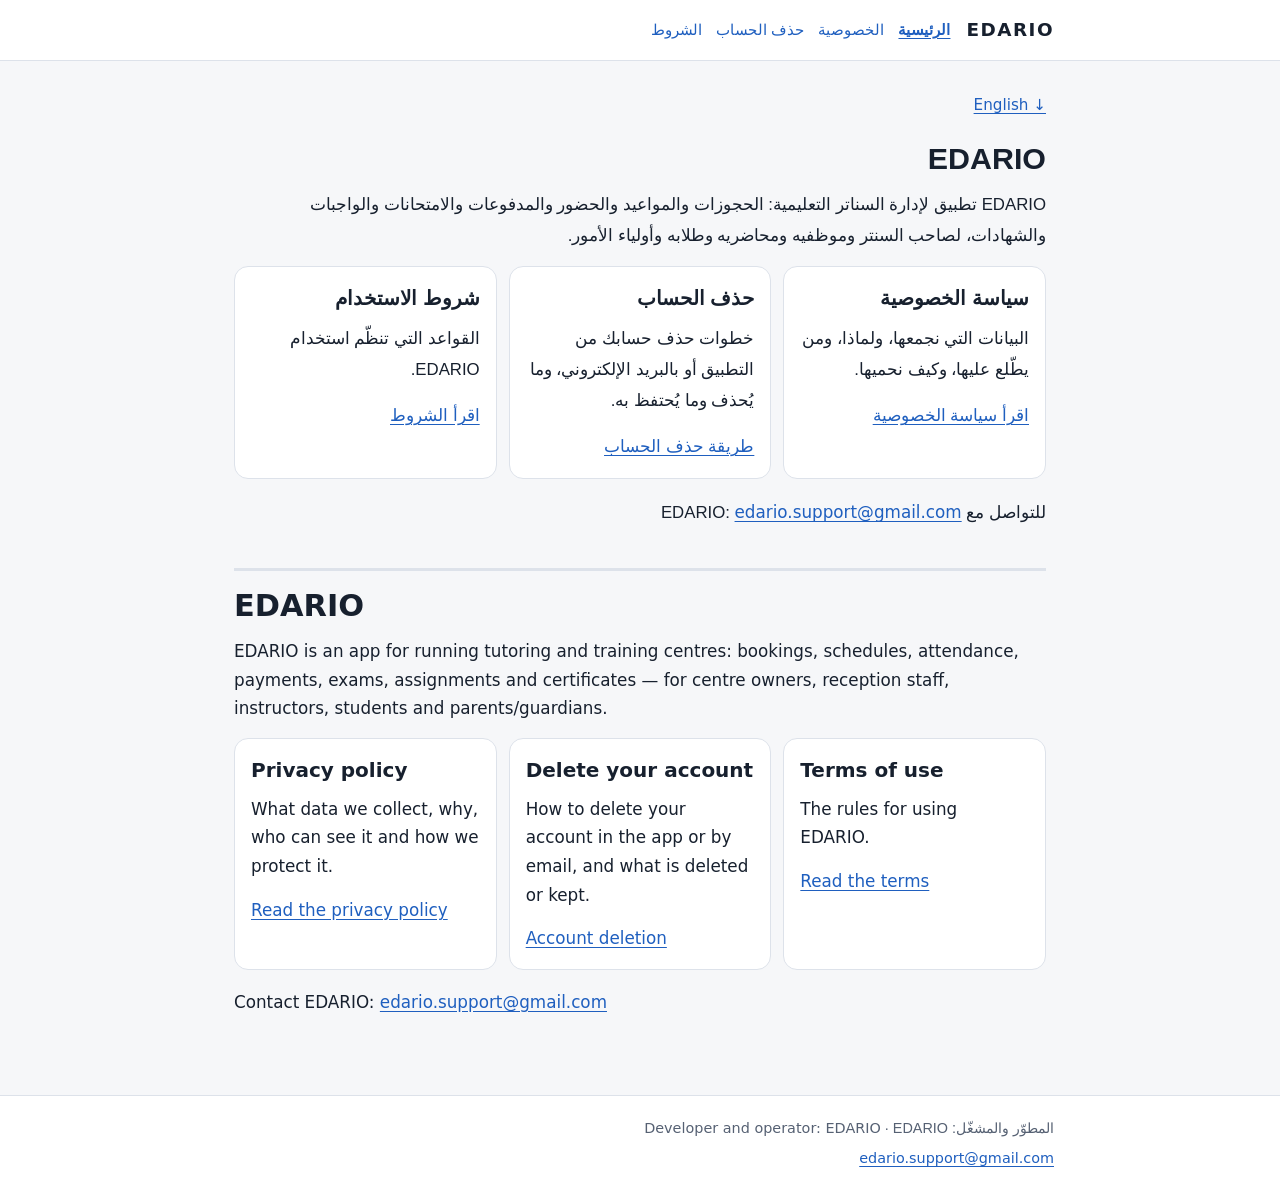
<file: index.html>
<!doctype html>
<html lang="ar" dir="rtl">
<head>
  <meta charset="utf-8">
  <meta name="viewport" content="width=device-width, initial-scale=1">
  <title>EDARIO — الخصوصية والشروط | Privacy &amp; Terms</title>
  <meta name="description" content="صفحات EDARIO القانونية: سياسة الخصوصية، حذف الحساب، وشروط الاستخدام. EDARIO legal pages: privacy policy, account deletion and terms of use.">
  <meta name="color-scheme" content="light dark">
  <link rel="stylesheet" href="style.css">
</head>
<body>
  <header class="site-header">
    <div class="inner">
      <a class="brand" href="index.html" lang="en" dir="ltr">EDARIO</a>
      <nav class="site-nav" aria-label="الصفحات">
        <a href="index.html" aria-current="page">الرئيسية</a>
        <a href="privacy.html">الخصوصية</a>
        <a href="delete-account.html">حذف الحساب</a>
        <a href="terms.html">الشروط</a>
      </nav>
    </div>
  </header>

  <main>
    <a class="lang-switch" href="#en" lang="en" dir="ltr">English ↓</a>

    <h1>EDARIO</h1>
    <p class="lead">
      EDARIO تطبيق لإدارة السناتر التعليمية: الحجوزات والمواعيد والحضور والمدفوعات
      والامتحانات والواجبات والشهادات، لصاحب السنتر وموظفيه ومحاضريه وطلابه وأولياء الأمور.
    </p>

    <div class="grid">
      <section class="card">
        <h2>سياسة الخصوصية</h2>
        <p>البيانات التي نجمعها، ولماذا، ومن يطّلع عليها، وكيف نحميها.</p>
        <a href="privacy.html">اقرأ سياسة الخصوصية</a>
      </section>
      <section class="card">
        <h2>حذف الحساب</h2>
        <p>خطوات حذف حسابك من التطبيق أو بالبريد الإلكتروني، وما يُحذف وما يُحتفظ به.</p>
        <a href="delete-account.html">طريقة حذف الحساب</a>
      </section>
      <section class="card">
        <h2>شروط الاستخدام</h2>
        <p>القواعد التي تنظّم استخدام EDARIO.</p>
        <a href="terms.html">اقرأ الشروط</a>
      </section>
    </div>

    <p>
      للتواصل مع EDARIO:
      <a class="email" href="mailto:edario.support@gmail.com">edario.support@gmail.com</a>
    </p>

    <section id="en" class="lang-section" lang="en" dir="ltr">
      <h1>EDARIO</h1>
      <p class="lead">
        EDARIO is an app for running tutoring and training centres: bookings, schedules,
        attendance, payments, exams, assignments and certificates — for centre owners,
        reception staff, instructors, students and parents/guardians.
      </p>

      <div class="grid">
        <section class="card">
          <h2>Privacy policy</h2>
          <p>What data we collect, why, who can see it and how we protect it.</p>
          <a href="privacy.html#en">Read the privacy policy</a>
        </section>
        <section class="card">
          <h2>Delete your account</h2>
          <p>How to delete your account in the app or by email, and what is deleted or kept.</p>
          <a href="delete-account.html#en">Account deletion</a>
        </section>
        <section class="card">
          <h2>Terms of use</h2>
          <p>The rules for using EDARIO.</p>
          <a href="terms.html#en">Read the terms</a>
        </section>
      </div>

      <p>
        Contact EDARIO:
        <a class="email" href="mailto:edario.support@gmail.com">edario.support@gmail.com</a>
      </p>
    </section>
  </main>

  <footer class="site-footer">
    <div class="inner">
      <p>المطوّر والمشغّل: EDARIO · <span lang="en" dir="ltr">Developer and operator: EDARIO</span></p>
      <p><a class="email" href="mailto:edario.support@gmail.com">edario.support@gmail.com</a></p>
    </div>
  </footer>
</body>
</html>
</file>
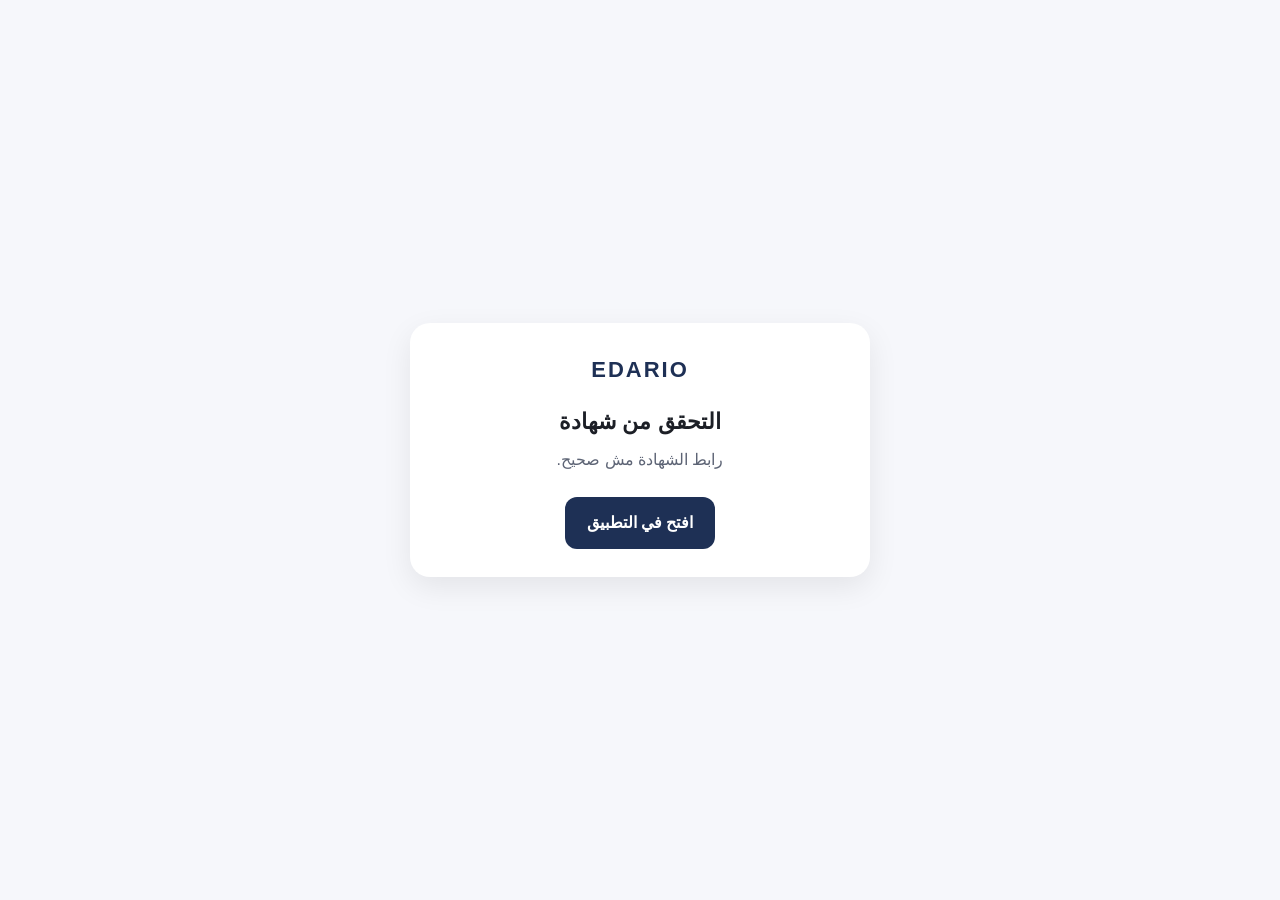
<file: certificate.html>
<!doctype html>
<html lang="ar" dir="rtl">
<head>
  <meta charset="utf-8">
  <meta name="viewport" content="width=device-width, initial-scale=1">
  <meta name="robots" content="noindex">
  <title>التحقق من شهادة — EDARIO</title>
  <link rel="stylesheet" href="links.css">
  <script src="config.js"></script>
</head>
<body>
  <main class="card">
    <div class="logo">EDARIO</div>
    <h1>التحقق من شهادة</h1>
    <p id="status">جاري التحقق…</p>
    <div id="result"></div>
    <a class="btn" id="open" href="#" hidden>افتح في التطبيق</a>
  </main>
  <script>
    // ★ أي كاميرا موبايل بتفتح الصفحة دي من الـQR — مش محتاج التطبيق.
    //   السيرفر بيرجّع بيانات الشهادة دي بس بالتوكن العشوائي اللي في الـQR.
    var UUID = /^[0-9a-f]{8}-[0-9a-f]{4}-[1-5][0-9a-f]{3}-[89ab][0-9a-f]{3}-[0-9a-f]{12}$/i;
    var token = new URLSearchParams(location.search).get('t') || '';
    var statusEl = document.getElementById('status');
    var resultEl = document.getElementById('result');

    function row(label, value) {
      if (value === null || value === undefined || value === '') return '';
      var dt = document.createElement('dt'); dt.textContent = label;
      var dd = document.createElement('dd'); dd.textContent = value;
      return dt.outerHTML + dd.outerHTML;
    }
    function date(v) {
      return v ? new Date(v).toLocaleDateString('ar-EG', { year: 'numeric', month: 'long', day: 'numeric' }) : '';
    }

    if (!UUID.test(token)) {
      statusEl.textContent = 'رابط الشهادة مش صحيح.';
    } else {
      var open = document.getElementById('open');
      open.href = 'edario://certificate-verify/' + token;
      if (window.isMobile()) open.hidden = false;
      fetch(window.EDARIO.supabaseUrl + '/rest/v1/rpc/ecl_verify_certificate', {
        method: 'POST',
        headers: {
          'apikey': window.EDARIO.publishableKey,
          'Content-Type': 'application/json'
        },
        body: JSON.stringify({ p_verification_token: token })
      }).then(function (r) {
        if (!r.ok) throw new Error('http ' + r.status);
        return r.json();
      }).then(function (rows) {
        var c = Array.isArray(rows) ? rows[0] : rows;
        if (!c) {
          statusEl.innerHTML = '<span class="badge bad">الشهادة دي مش موجودة</span>';
          return;
        }
        statusEl.innerHTML = c.is_valid
          ? '<span class="badge ok">شهادة سليمة ✓</span>'
          : '<span class="badge bad">الشهادة دي اتلغت</span>';
        resultEl.innerHTML = '<dl>' +
          row('اسم الطالب', c.student_name) +
          row('الكورس', c.course_name + (c.level_name ? ' — ' + c.level_name : '')) +
          row('المحاضر', c.instructor_name) +
          row('السنتر', c.center_name) +
          row('رقم الشهادة', c.certificate_number) +
          row('تاريخ الإصدار', date(c.issued_at)) +
          (c.is_valid ? '' : row('سبب الإلغاء', c.revoked_reason)) +
          '</dl>';
      }).catch(function () {
        statusEl.textContent = 'تعذر التحقق دلوقتي — جرّب تاني بعد شوية.';
      });
    }
  </script>
</body>
</html>
</file>
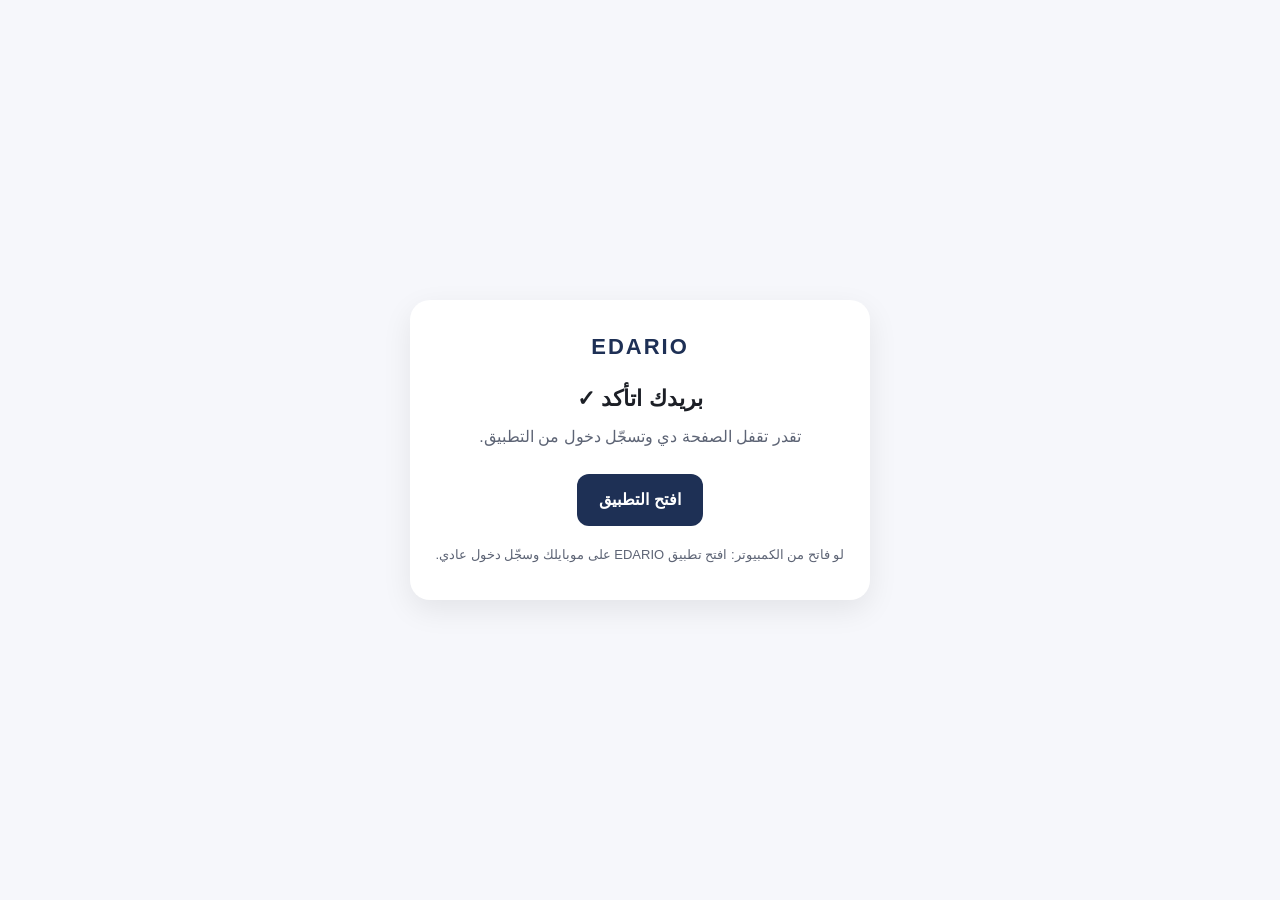
<file: confirm-email.html>
<!doctype html>
<html lang="ar" dir="rtl">
<head>
  <meta charset="utf-8">
  <meta name="viewport" content="width=device-width, initial-scale=1">
  <meta name="robots" content="noindex">
  <title>تأكيد البريد — EDARIO</title>
  <link rel="stylesheet" href="links.css">
  <script src="config.js"></script>
</head>
<body>
  <main class="card">
    <div class="logo">EDARIO</div>
    <h1 id="title">بريدك اتأكد ✓</h1>
    <p id="msg">بنرجّعك للتطبيق…</p>
    <a class="btn" id="open" href="#">افتح التطبيق</a>
    <p class="hint" id="hint">لو فاتح من الكمبيوتر: افتح تطبيق EDARIO على موبايلك وسجّل دخول عادي.</p>
  </main>
  <script>
    // التأكيد نفسه بيحصل على السيرفر قبل ما الرابط يوصل هنا. الصفحة بتسلّم
    // الرابط للتطبيق عشان يكمّل الدخول لوحده لو مفتوح من نفس الموبايل.
    var target = 'edario://confirm-email/' + location.search + location.hash;
    document.getElementById('open').href = target;

    // ★★ لما الرابط يكون انتهى أو اتستخدم، السيرفر بيحوّل هنا بـ
    //    `#error=...&error_code=otp_expired` (أو في الـquery). الصفحة كانت
    //    بتقول «بريدك اتأكد ✓» برضه — والمستخدم يحاول يدخل ويترفض.
    function readParam(name) {
      var sources = [location.hash.replace(/^#/, ''), location.search.replace(/^\?/, '')];
      for (var i = 0; i < sources.length; i++) {
        try {
          var value = new URLSearchParams(sources[i]).get(name);
          if (value) return value;
        } catch (e) {}
      }
      return null;
    }

    var error = readParam('error');
    var errorCode = readParam('error_code');

    if (error || errorCode) {
      var expired = errorCode === 'otp_expired' ||
        /expired|invalid/i.test(readParam('error_description') || '');
      document.getElementById('title').textContent = expired
        ? 'الرابط انتهى — اطلب رابط جديد من التطبيق'
        : 'الرابط ده مش شغّال — اطلب رابط جديد من التطبيق';
      document.getElementById('msg').textContent =
        'افتح تطبيق EDARIO وسجّل دخولك. لو قالك إن بريدك لسه ما اتأكدش، ' +
        'اضغط «ابعت رابط التأكيد تاني» وافتح الرابط الجديد من نفس الموبايل. ' +
        'ولو كنت أكدته قبل كده، الدخول هيعدّي عادي.';
      document.getElementById('hint').textContent =
        'الرابط بيشتغل مرة واحدة ولفترة محدودة — أحدث رابط وصلك هو اللي يتفتح.';
      // ★ مابنفتحش التطبيق لوحده هنا: المستخدم لازم يقرا الخطوة الجاية الأول.
    } else if (window.isMobile()) {
      window.openEdarioApp('confirm-email');
    } else {
      document.getElementById('msg').textContent =
        'تقدر تقفل الصفحة دي وتسجّل دخول من التطبيق.';
    }
  </script>
</body>
</html>
</file>
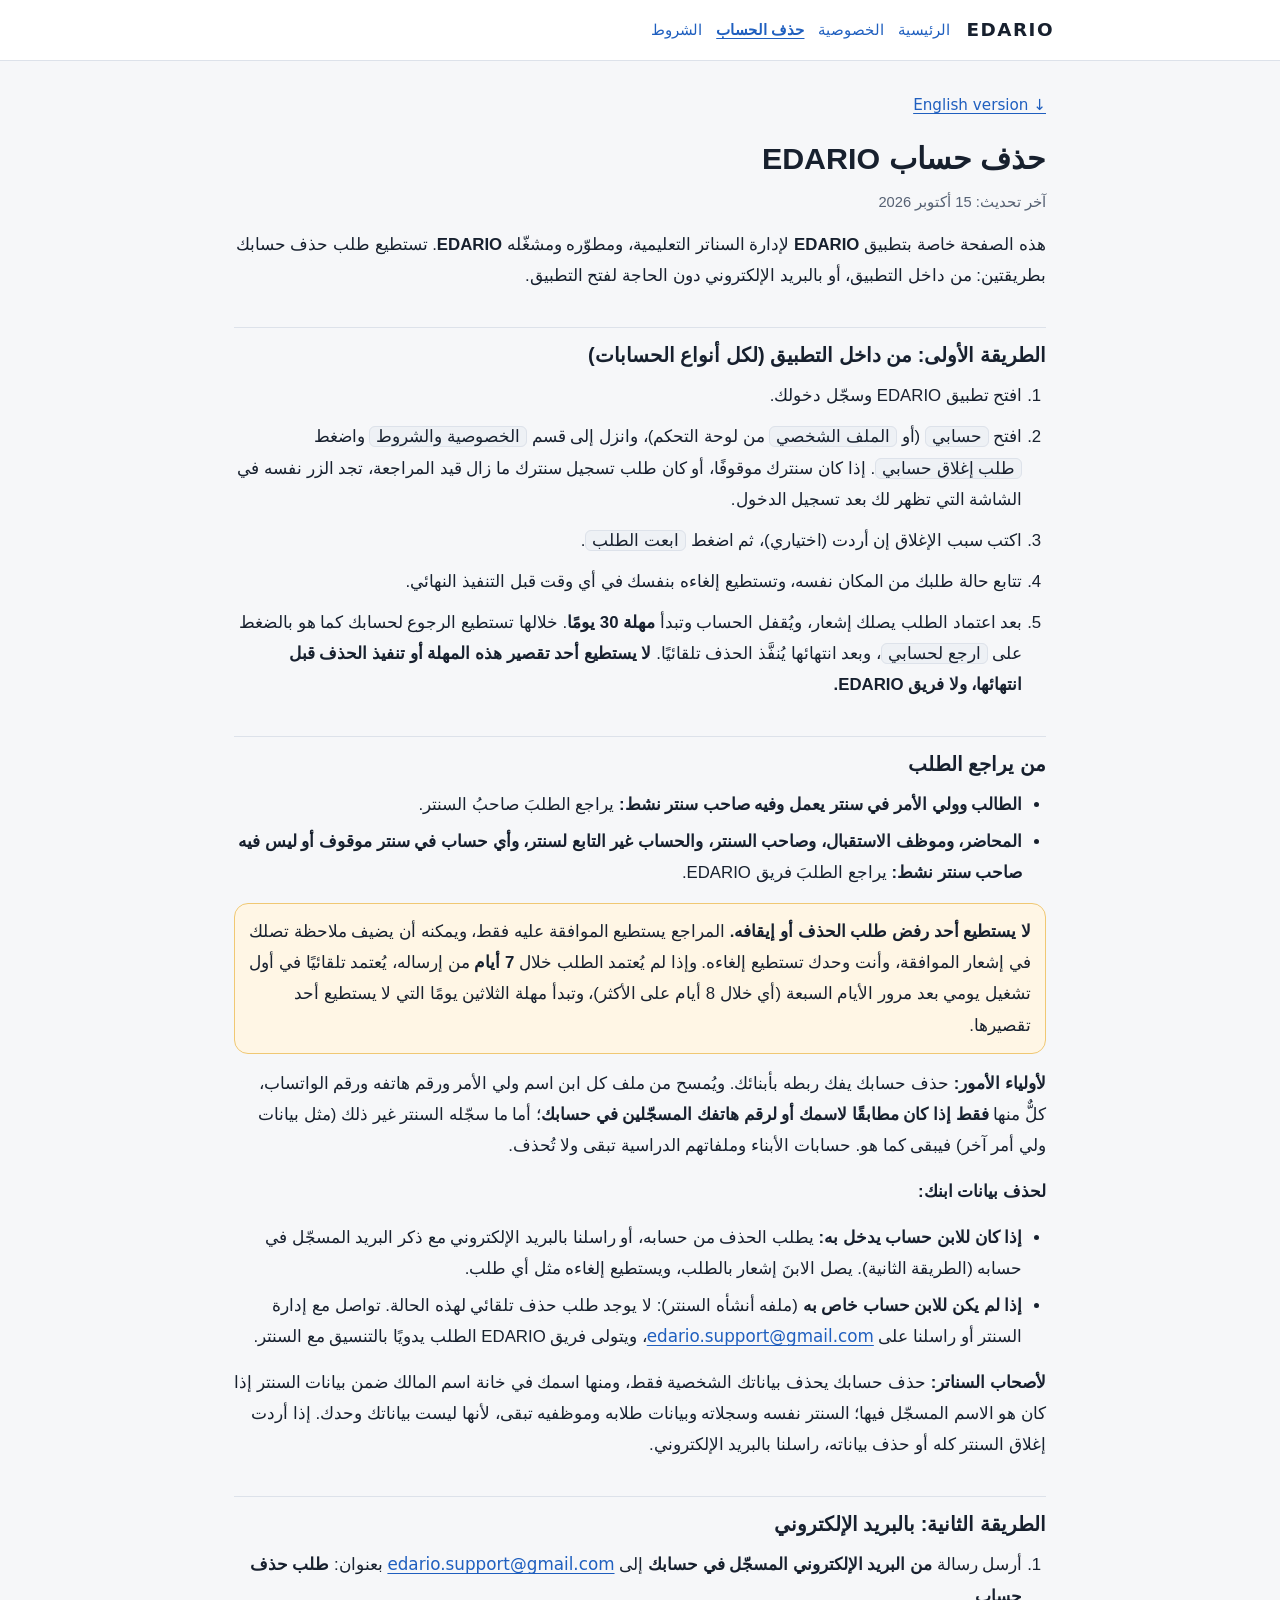
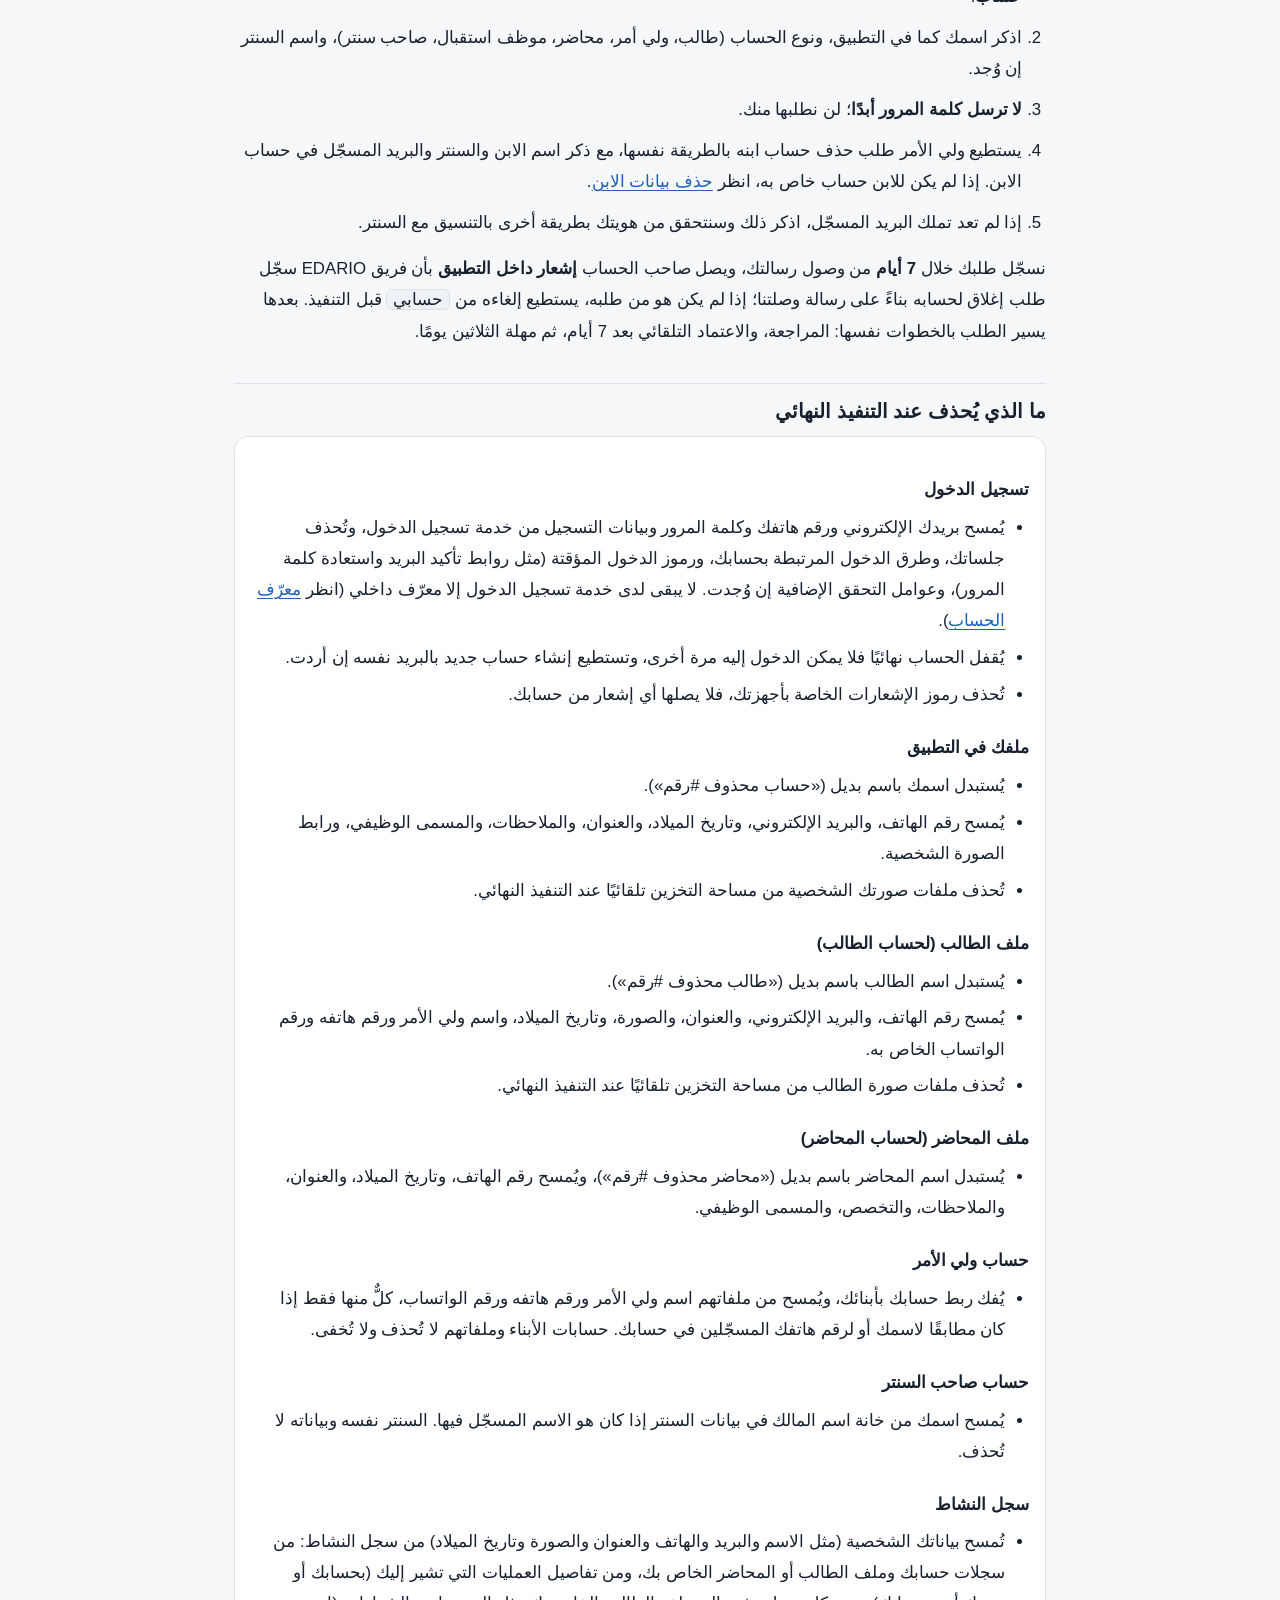
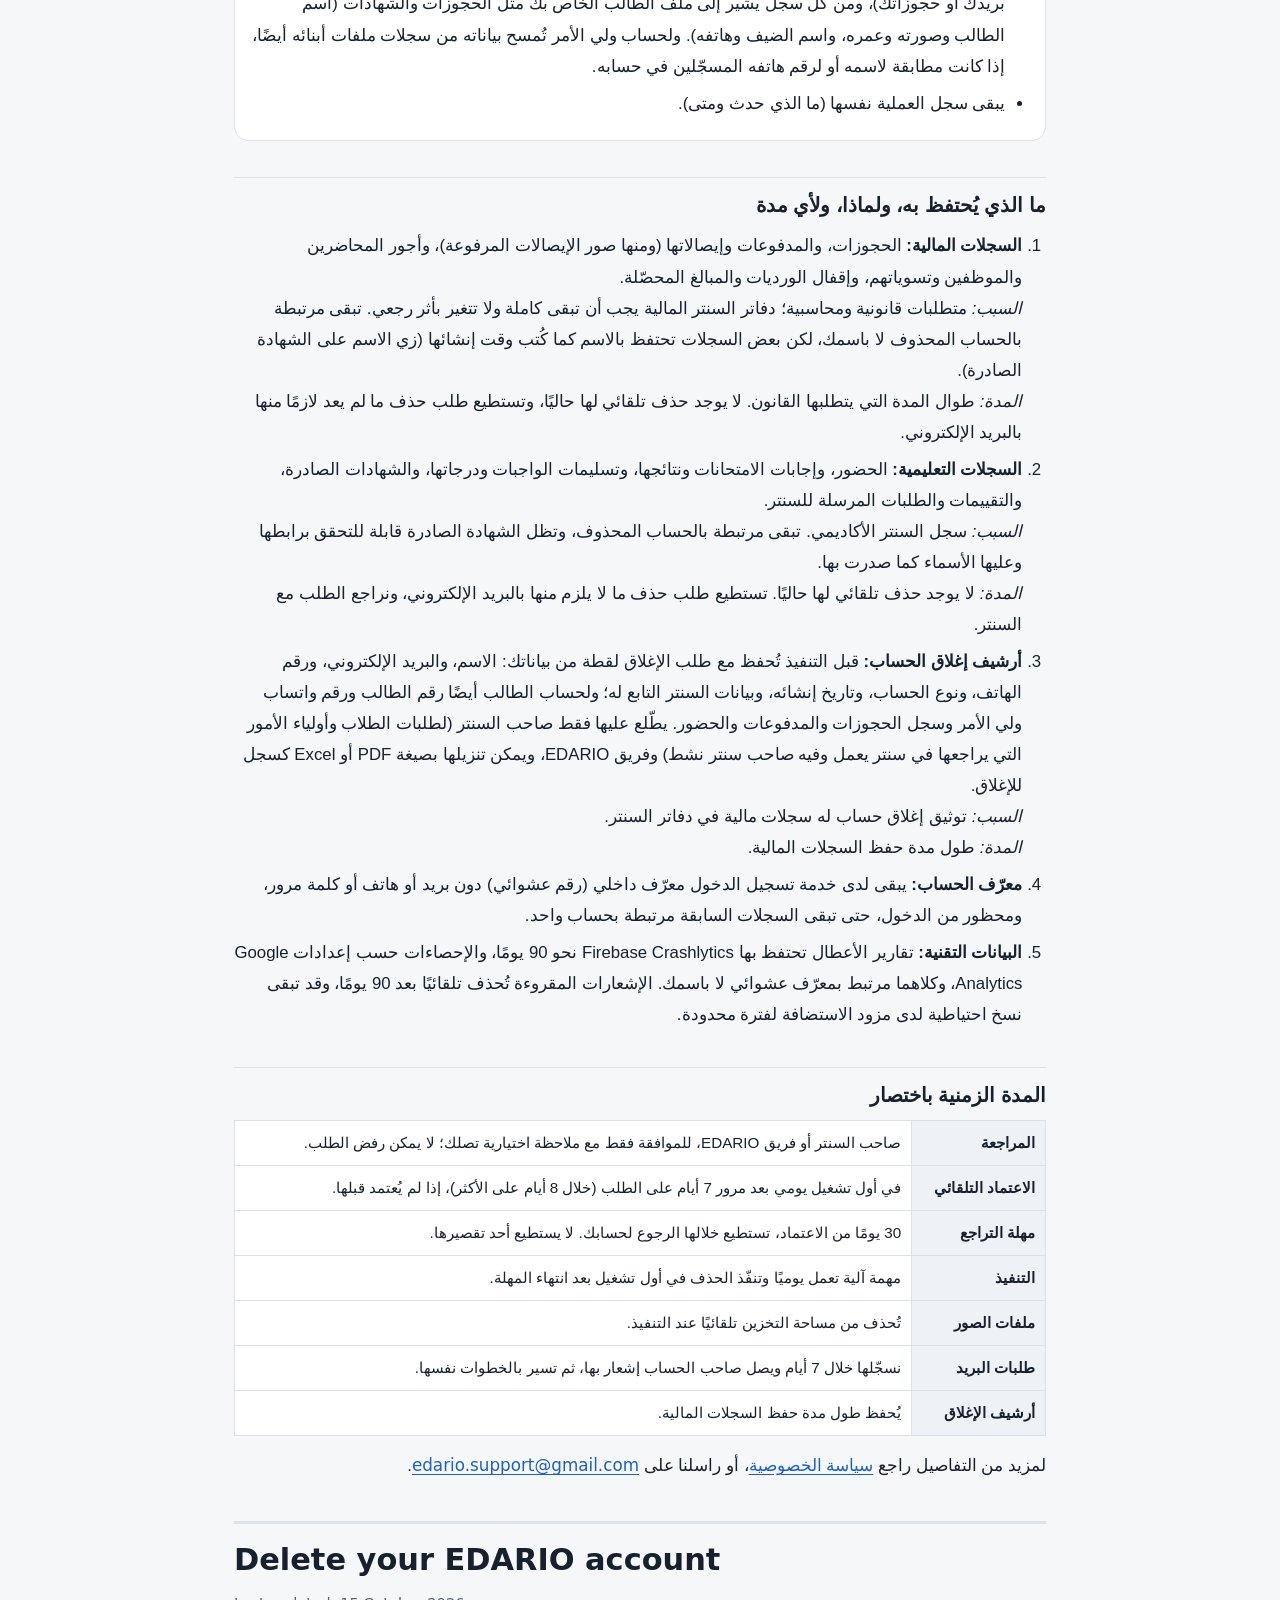
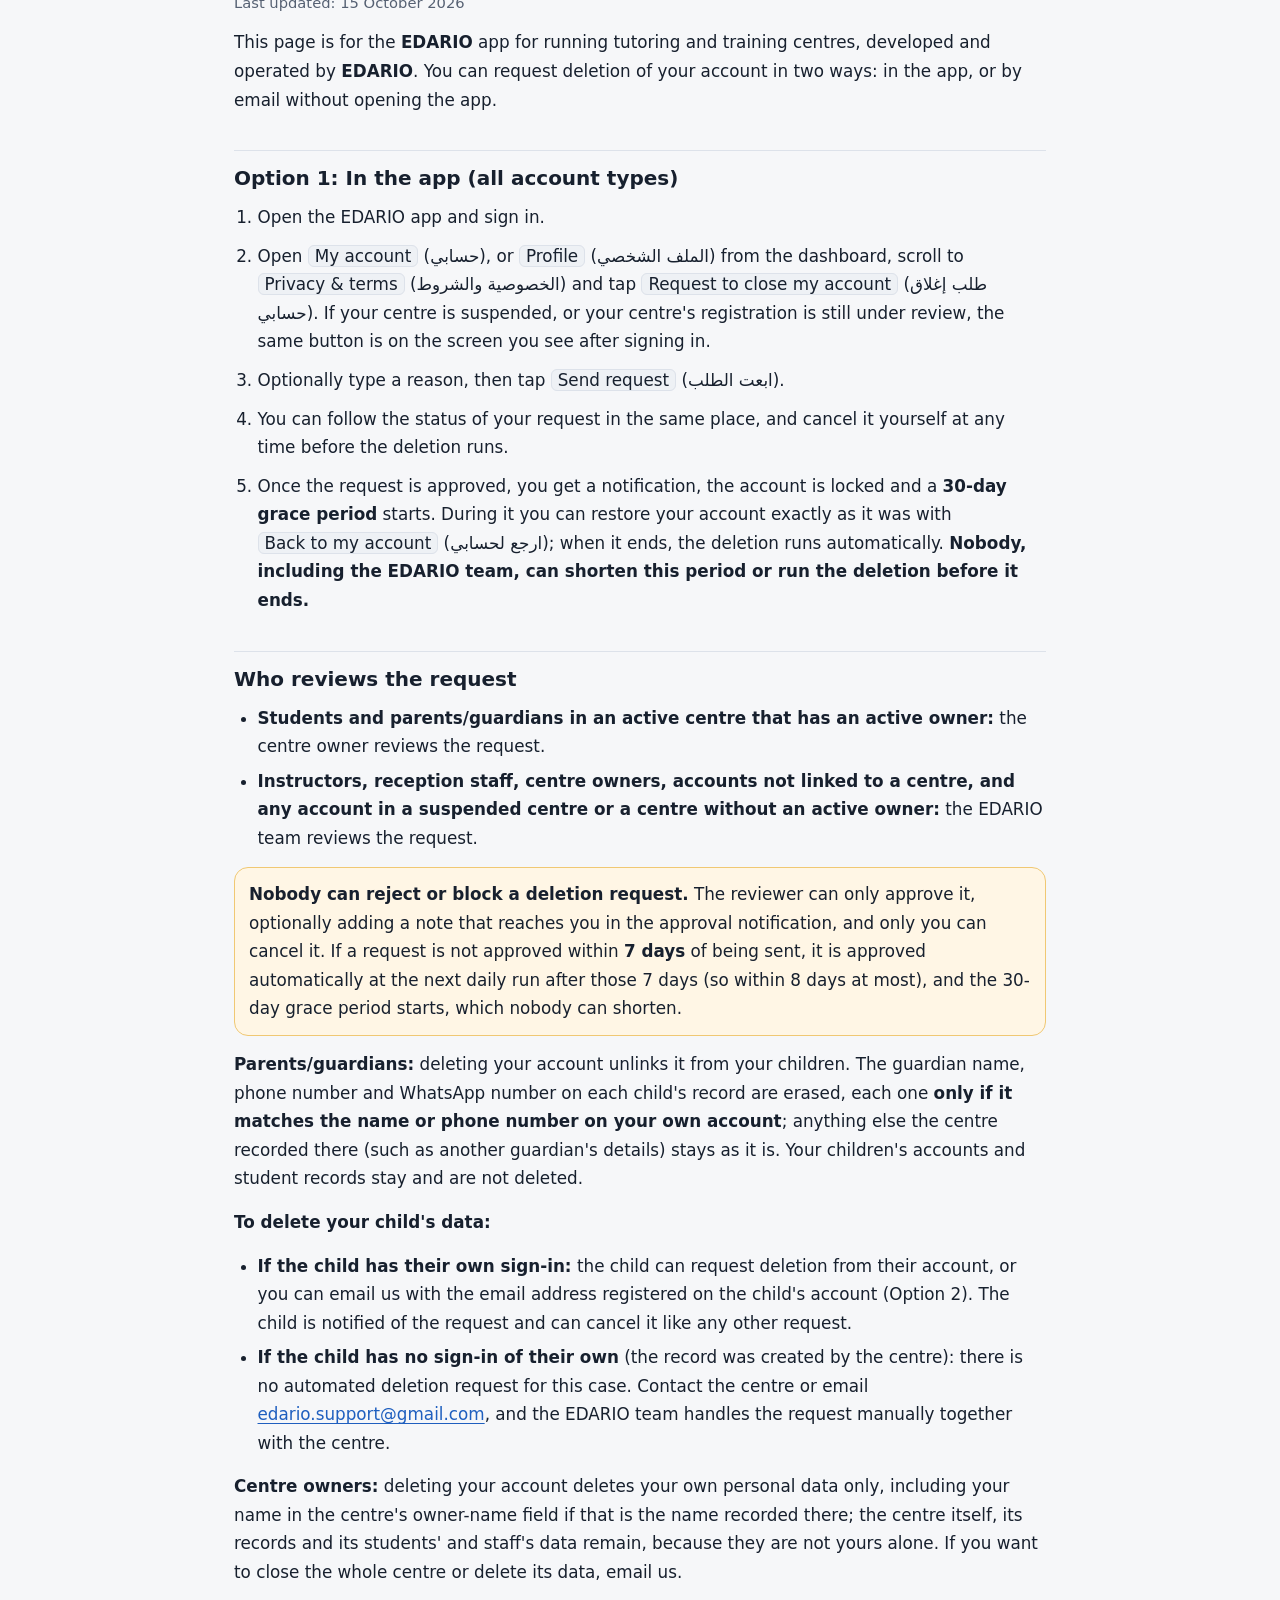
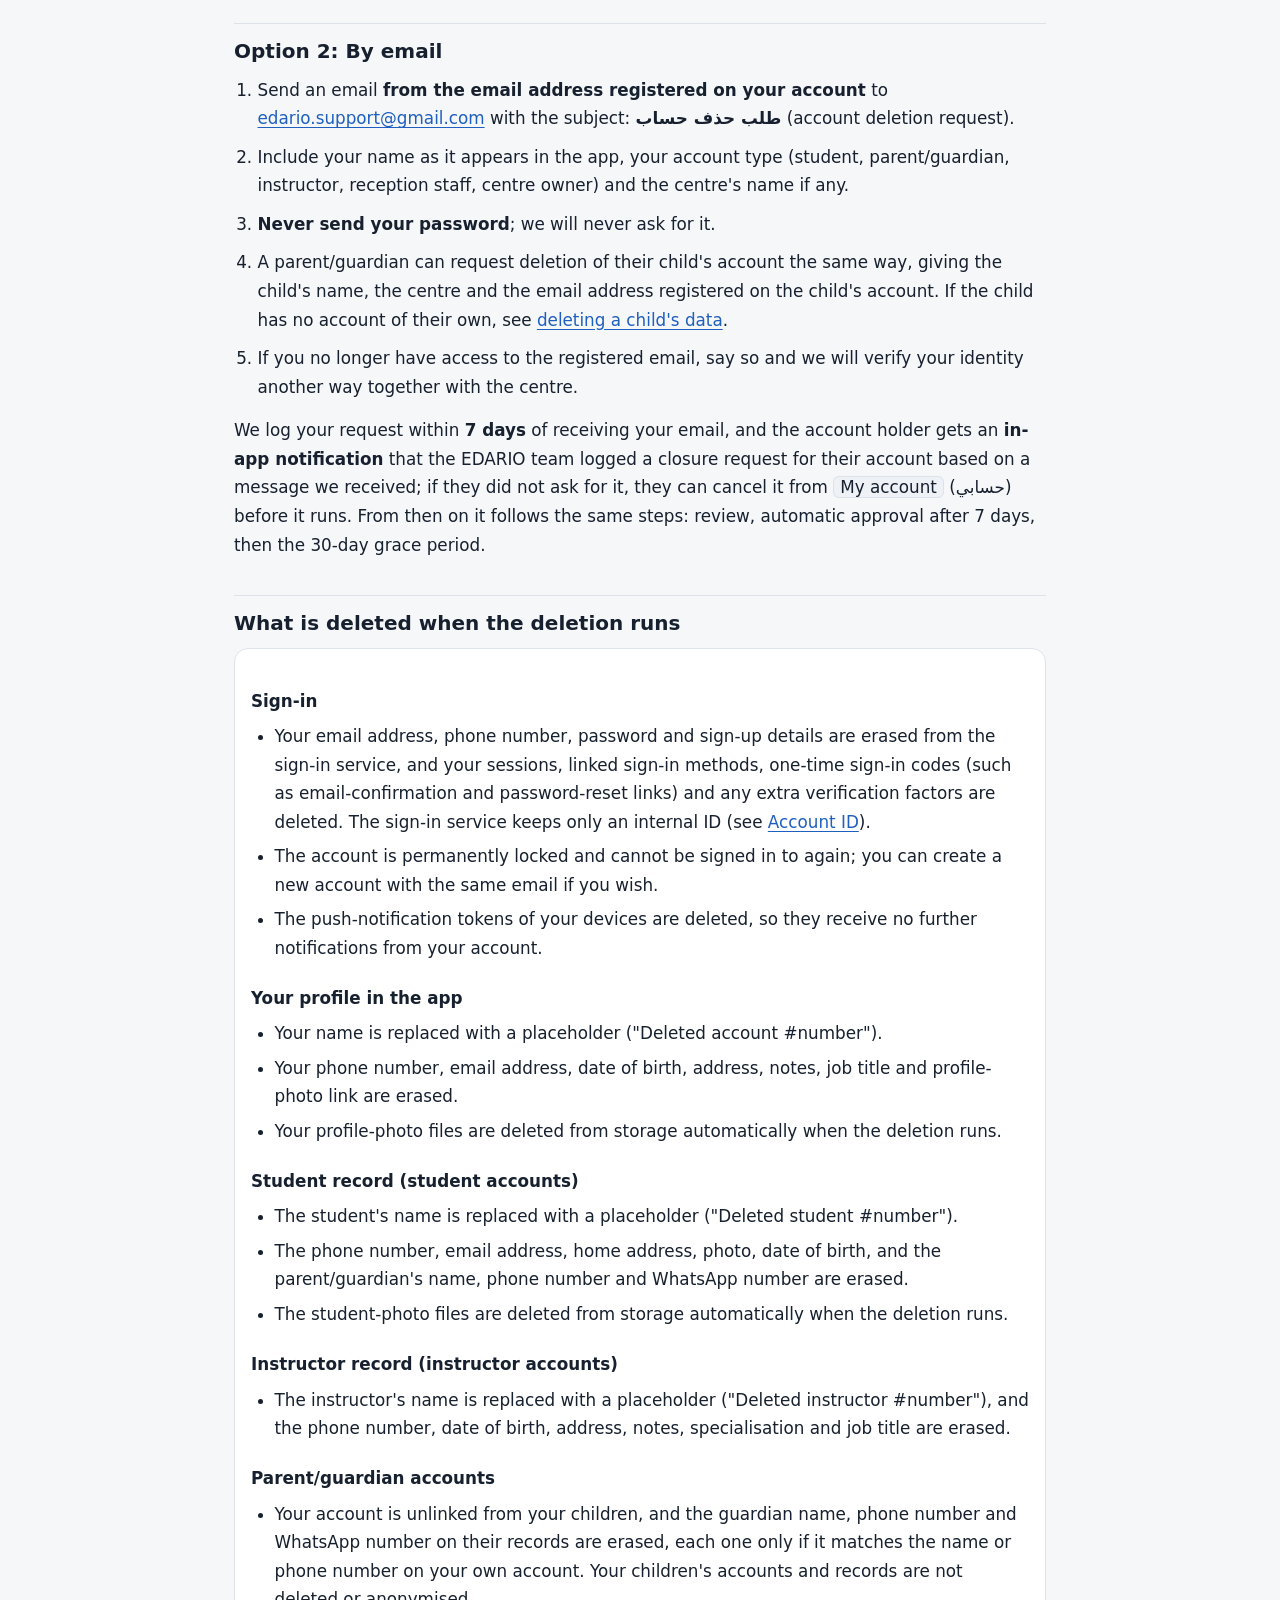
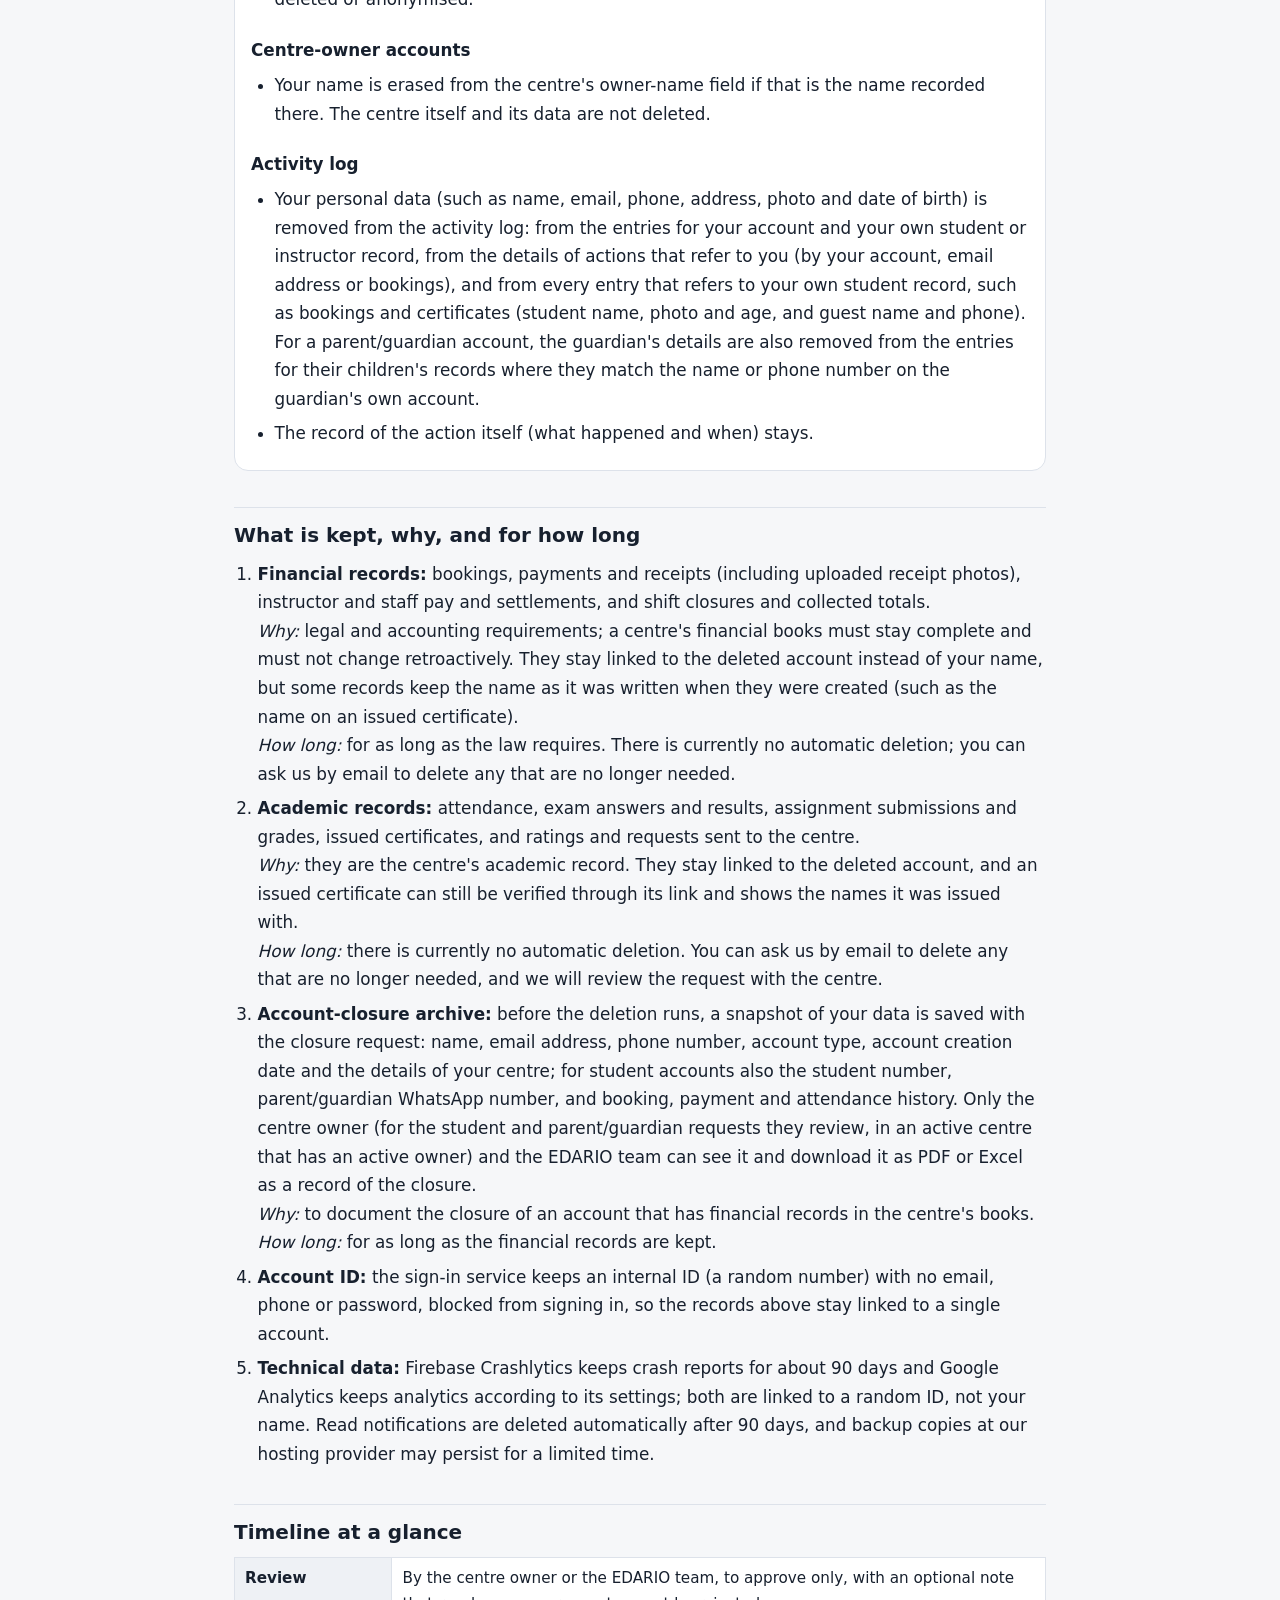
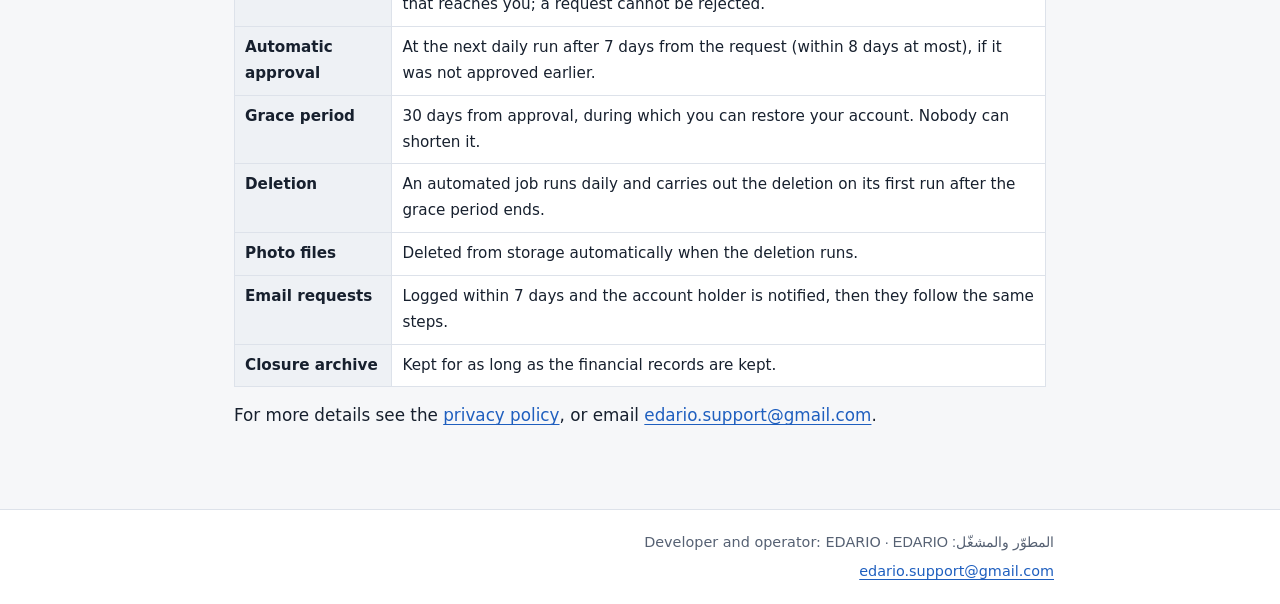
<file: delete-account.html>
<!doctype html>
<html lang="ar" dir="rtl">
<head>
  <meta charset="utf-8">
  <meta name="viewport" content="width=device-width, initial-scale=1">
  <title>حذف حساب EDARIO | Delete your EDARIO account</title>
  <meta name="description" content="طريقة حذف حسابك في تطبيق EDARIO من داخل التطبيق أو بالبريد الإلكتروني، وما يُحذف وما يُحتفظ به. How to delete your EDARIO account in the app or by email, and what is deleted or kept.">
  <meta name="color-scheme" content="light dark">
  <link rel="stylesheet" href="style.css">
</head>
<body>
  <header class="site-header">
    <div class="inner">
      <a class="brand" href="index.html" lang="en" dir="ltr">EDARIO</a>
      <nav class="site-nav" aria-label="الصفحات">
        <a href="index.html">الرئيسية</a>
        <a href="privacy.html">الخصوصية</a>
        <a href="delete-account.html" aria-current="page">حذف الحساب</a>
        <a href="terms.html">الشروط</a>
      </nav>
    </div>
  </header>

  <main>
    <a class="lang-switch" href="#en" lang="en" dir="ltr">English version ↓</a>

    <!-- ===================================================== العربية -->
    <h1>حذف حساب EDARIO</h1>
    <p class="meta">آخر تحديث: 15 أكتوبر 2026</p>
    <p class="lead">
      هذه الصفحة خاصة بتطبيق <strong>EDARIO</strong> لإدارة السناتر التعليمية، ومطوّره ومشغّله <strong>EDARIO</strong>.
      تستطيع طلب حذف حسابك بطريقتين: من داخل التطبيق، أو بالبريد الإلكتروني دون الحاجة لفتح التطبيق.
    </p>

    <h2 id="ar-in-app">الطريقة الأولى: من داخل التطبيق (لكل أنواع الحسابات)</h2>
    <ol class="steps">
      <li>افتح تطبيق EDARIO وسجّل دخولك.</li>
      <li>
        افتح <span class="ui">حسابي</span> (أو <span class="ui">الملف الشخصي</span> من لوحة التحكم)، وانزل إلى قسم
        <span class="ui">الخصوصية والشروط</span> واضغط <span class="ui">طلب إغلاق حسابي</span>.
        إذا كان سنترك موقوفًا، أو كان طلب تسجيل سنترك ما زال قيد المراجعة، تجد الزر نفسه في الشاشة التي تظهر لك بعد تسجيل الدخول.
      </li>
      <li>اكتب سبب الإغلاق إن أردت (اختياري)، ثم اضغط <span class="ui">ابعت الطلب</span>.</li>
      <li>تتابع حالة طلبك من المكان نفسه، وتستطيع إلغاءه بنفسك في أي وقت قبل التنفيذ النهائي.</li>
      <li>
        بعد اعتماد الطلب يصلك إشعار، ويُقفل الحساب وتبدأ <strong>مهلة 30 يومًا</strong>. خلالها تستطيع الرجوع لحسابك كما هو بالضغط على
        <span class="ui">ارجع لحسابي</span>، وبعد انتهائها يُنفَّذ الحذف تلقائيًا.
        <strong>لا يستطيع أحد تقصير هذه المهلة أو تنفيذ الحذف قبل انتهائها، ولا فريق EDARIO.</strong>
      </li>
    </ol>

    <h2 id="ar-review">من يراجع الطلب</h2>
    <ul>
      <li><strong>الطالب وولي الأمر في سنتر يعمل وفيه صاحب سنتر نشط:</strong> يراجع الطلبَ صاحبُ السنتر.</li>
      <li>
        <strong>المحاضر، وموظف الاستقبال، وصاحب السنتر، والحساب غير التابع لسنتر، وأي حساب في سنتر موقوف أو ليس فيه صاحب سنتر نشط:</strong>
        يراجع الطلبَ فريق EDARIO.
      </li>
    </ul>
    <div class="note">
      <p>
        <strong>لا يستطيع أحد رفض طلب الحذف أو إيقافه.</strong> المراجع يستطيع الموافقة عليه فقط، ويمكنه أن يضيف ملاحظة تصلك في إشعار الموافقة،
        وأنت وحدك تستطيع إلغاءه.
        وإذا لم يُعتمد الطلب خلال <strong>7 أيام</strong> من إرساله، يُعتمد تلقائيًا في أول تشغيل يومي بعد مرور الأيام السبعة
        (أي خلال 8 أيام على الأكثر)، وتبدأ مهلة الثلاثين يومًا التي لا يستطيع أحد تقصيرها.
      </p>
    </div>
    <p>
      <strong>لأولياء الأمور:</strong> حذف حسابك يفك ربطه بأبنائك. ويُمسح من ملف كل ابن اسم ولي الأمر ورقم هاتفه ورقم الواتساب،
      كلٌّ منها <strong>فقط إذا كان مطابقًا لاسمك أو لرقم هاتفك المسجّلين في حسابك</strong>؛ أما ما سجّله السنتر غير ذلك
      (مثل بيانات ولي أمر آخر) فيبقى كما هو. حسابات الأبناء وملفاتهم الدراسية تبقى ولا تُحذف.
    </p>
    <p id="ar-child"><strong>لحذف بيانات ابنك:</strong></p>
    <ul>
      <li>
        <strong>إذا كان للابن حساب يدخل به:</strong> يطلب الحذف من حسابه، أو راسلنا بالبريد الإلكتروني مع ذكر البريد المسجّل في حسابه
        (الطريقة الثانية). يصل الابنَ إشعار بالطلب، ويستطيع إلغاءه مثل أي طلب.
      </li>
      <li>
        <strong>إذا لم يكن للابن حساب خاص به</strong> (ملفه أنشأه السنتر): لا يوجد طلب حذف تلقائي لهذه الحالة.
        تواصل مع إدارة السنتر أو راسلنا على
        <a class="email" href="mailto:edario.support@gmail.com">edario.support@gmail.com</a>،
        ويتولى فريق EDARIO الطلب يدويًا بالتنسيق مع السنتر.
      </li>
    </ul>
    <p>
      <strong>لأصحاب السناتر:</strong> حذف حسابك يحذف بياناتك الشخصية فقط، ومنها اسمك في خانة اسم المالك ضمن بيانات السنتر إذا كان هو الاسم المسجّل فيها؛
      السنتر نفسه وسجلاته وبيانات طلابه وموظفيه تبقى، لأنها ليست بياناتك وحدك.
      إذا أردت إغلاق السنتر كله أو حذف بياناته، راسلنا بالبريد الإلكتروني.
    </p>

    <h2 id="ar-email">الطريقة الثانية: بالبريد الإلكتروني</h2>
    <ol class="steps">
      <li>
        أرسل رسالة <strong>من البريد الإلكتروني المسجّل في حسابك</strong> إلى
        <a class="email" href="mailto:edario.support@gmail.com?subject=%D8%B7%D9%84%D8%A8%20%D8%AD%D8%B0%D9%81%20%D8%AD%D8%B3%D8%A7%D8%A8">edario.support@gmail.com</a>
        بعنوان: <strong>طلب حذف حساب</strong>.
      </li>
      <li>اذكر اسمك كما في التطبيق، ونوع الحساب (طالب، ولي أمر، محاضر، موظف استقبال، صاحب سنتر)، واسم السنتر إن وُجد.</li>
      <li><strong>لا ترسل كلمة المرور أبدًا</strong>؛ لن نطلبها منك.</li>
      <li>
        يستطيع ولي الأمر طلب حذف حساب ابنه بالطريقة نفسها، مع ذكر اسم الابن والسنتر والبريد المسجّل في حساب الابن.
        إذا لم يكن للابن حساب خاص به، انظر <a href="#ar-child">حذف بيانات الابن</a>.
      </li>
      <li>إذا لم تعد تملك البريد المسجّل، اذكر ذلك وسنتحقق من هويتك بطريقة أخرى بالتنسيق مع السنتر.</li>
    </ol>
    <p>
      نسجّل طلبك خلال <strong>7 أيام</strong> من وصول رسالتك، ويصل صاحب الحساب <strong>إشعار داخل التطبيق</strong> بأن فريق EDARIO سجّل طلب إغلاق لحسابه
      بناءً على رسالة وصلتنا؛ إذا لم يكن هو من طلبه، يستطيع إلغاءه من <span class="ui">حسابي</span> قبل التنفيذ.
      بعدها يسير الطلب بالخطوات نفسها: المراجعة، والاعتماد التلقائي بعد 7 أيام، ثم مهلة الثلاثين يومًا.
    </p>

    <h2 id="ar-deleted">ما الذي يُحذف عند التنفيذ النهائي</h2>
    <div class="card">
      <h3>تسجيل الدخول</h3>
      <ul>
        <li>
          يُمسح بريدك الإلكتروني ورقم هاتفك وكلمة المرور وبيانات التسجيل من خدمة تسجيل الدخول، وتُحذف جلساتك، وطرق الدخول المرتبطة بحسابك،
          ورموز الدخول المؤقتة (مثل روابط تأكيد البريد واستعادة كلمة المرور)، وعوامل التحقق الإضافية إن وُجدت.
          لا يبقى لدى خدمة تسجيل الدخول إلا معرّف داخلي (انظر <a href="#ar-kept-auth">معرّف الحساب</a>).
        </li>
        <li>يُقفل الحساب نهائيًا فلا يمكن الدخول إليه مرة أخرى، وتستطيع إنشاء حساب جديد بالبريد نفسه إن أردت.</li>
        <li>تُحذف رموز الإشعارات الخاصة بأجهزتك، فلا يصلها أي إشعار من حسابك.</li>
      </ul>
      <h3>ملفك في التطبيق</h3>
      <ul>
        <li>يُستبدل اسمك باسم بديل («حساب محذوف #رقم»).</li>
        <li>يُمسح رقم الهاتف، والبريد الإلكتروني، وتاريخ الميلاد، والعنوان، والملاحظات، والمسمى الوظيفي، ورابط الصورة الشخصية.</li>
        <li>تُحذف ملفات صورتك الشخصية من مساحة التخزين تلقائيًا عند التنفيذ النهائي.</li>
      </ul>
      <h3>ملف الطالب (لحساب الطالب)</h3>
      <ul>
        <li>يُستبدل اسم الطالب باسم بديل («طالب محذوف #رقم»).</li>
        <li>يُمسح رقم الهاتف، والبريد الإلكتروني، والعنوان، والصورة، وتاريخ الميلاد، واسم ولي الأمر ورقم هاتفه ورقم الواتساب الخاص به.</li>
        <li>تُحذف ملفات صورة الطالب من مساحة التخزين تلقائيًا عند التنفيذ النهائي.</li>
      </ul>
      <h3>ملف المحاضر (لحساب المحاضر)</h3>
      <ul>
        <li>يُستبدل اسم المحاضر باسم بديل («محاضر محذوف #رقم»)، ويُمسح رقم الهاتف، وتاريخ الميلاد، والعنوان، والملاحظات، والتخصص، والمسمى الوظيفي.</li>
      </ul>
      <h3>حساب ولي الأمر</h3>
      <ul>
        <li>
          يُفك ربط حسابك بأبنائك، ويُمسح من ملفاتهم اسم ولي الأمر ورقم هاتفه ورقم الواتساب، كلٌّ منها فقط إذا كان مطابقًا لاسمك أو لرقم هاتفك المسجّلين في حسابك.
          حسابات الأبناء وملفاتهم لا تُحذف ولا تُخفى.
        </li>
      </ul>
      <h3>حساب صاحب السنتر</h3>
      <ul>
        <li>يُمسح اسمك من خانة اسم المالك في بيانات السنتر إذا كان هو الاسم المسجّل فيها. السنتر نفسه وبياناته لا تُحذف.</li>
      </ul>
      <h3>سجل النشاط</h3>
      <ul>
        <li>
          تُمسح بياناتك الشخصية (مثل الاسم والبريد والهاتف والعنوان والصورة وتاريخ الميلاد) من سجل النشاط: من سجلات حسابك وملف الطالب أو المحاضر الخاص بك،
          ومن تفاصيل العمليات التي تشير إليك (بحسابك أو بريدك أو حجوزاتك)، ومن كل سجل يشير إلى ملف الطالب الخاص بك مثل الحجوزات والشهادات
          (اسم الطالب وصورته وعمره، واسم الضيف وهاتفه).
          ولحساب ولي الأمر تُمسح بياناته من سجلات ملفات أبنائه أيضًا، إذا كانت مطابقة لاسمه أو لرقم هاتفه المسجّلين في حسابه.
        </li>
        <li>يبقى سجل العملية نفسها (ما الذي حدث ومتى).</li>
      </ul>
    </div>

    <h2 id="ar-kept">ما الذي يُحتفظ به، ولماذا، ولأي مدة</h2>
    <ol>
      <li id="ar-kept-financial">
        <strong>السجلات المالية:</strong> الحجوزات، والمدفوعات وإيصالاتها (ومنها صور الإيصالات المرفوعة)، وأجور المحاضرين والموظفين وتسوياتهم،
        وإقفال الورديات والمبالغ المحصّلة.
        <br><em>السبب:</em> متطلبات قانونية ومحاسبية؛ دفاتر السنتر المالية يجب أن تبقى كاملة ولا تتغير بأثر رجعي.
        تبقى مرتبطة بالحساب المحذوف لا باسمك، لكن بعض السجلات تحتفظ بالاسم كما كُتب وقت إنشائها (زي الاسم على الشهادة الصادرة).
        <br><em>المدة:</em> طوال المدة التي يتطلبها القانون. لا يوجد حذف تلقائي لها حاليًا، وتستطيع طلب حذف ما لم يعد لازمًا منها بالبريد الإلكتروني.
      </li>
      <li id="ar-kept-records">
        <strong>السجلات التعليمية:</strong> الحضور، وإجابات الامتحانات ونتائجها، وتسليمات الواجبات ودرجاتها، والشهادات الصادرة،
        والتقييمات والطلبات المرسلة للسنتر.
        <br><em>السبب:</em> سجل السنتر الأكاديمي. تبقى مرتبطة بالحساب المحذوف، وتظل الشهادة الصادرة قابلة للتحقق برابطها وعليها الأسماء كما صدرت بها.
        <br><em>المدة:</em> لا يوجد حذف تلقائي لها حاليًا. تستطيع طلب حذف ما لا يلزم منها بالبريد الإلكتروني، ونراجع الطلب مع السنتر.
      </li>
      <li id="ar-kept-archive">
        <strong>أرشيف إغلاق الحساب:</strong> قبل التنفيذ تُحفظ مع طلب الإغلاق لقطة من بياناتك: الاسم، والبريد الإلكتروني، ورقم الهاتف، ونوع الحساب،
        وتاريخ إنشائه، وبيانات السنتر التابع له؛ ولحساب الطالب أيضًا رقم الطالب ورقم واتساب ولي الأمر وسجل الحجوزات والمدفوعات والحضور.
        يطّلع عليها فقط صاحب السنتر (لطلبات الطلاب وأولياء الأمور التي يراجعها في سنتر يعمل وفيه صاحب سنتر نشط) وفريق EDARIO، ويمكن تنزيلها بصيغة PDF أو Excel كسجل للإغلاق.
        <br><em>السبب:</em> توثيق إغلاق حساب له سجلات مالية في دفاتر السنتر.
        <br><em>المدة:</em> طول مدة حفظ السجلات المالية.
      </li>
      <li id="ar-kept-auth">
        <strong>معرّف الحساب:</strong> يبقى لدى خدمة تسجيل الدخول معرّف داخلي (رقم عشوائي) دون بريد أو هاتف أو كلمة مرور، ومحظور من الدخول،
        حتى تبقى السجلات السابقة مرتبطة بحساب واحد.
      </li>
      <li id="ar-kept-tech">
        <strong>البيانات التقنية:</strong> تقارير الأعطال تحتفظ بها Firebase Crashlytics نحو 90 يومًا، والإحصاءات حسب إعدادات Google Analytics،
        وكلاهما مرتبط بمعرّف عشوائي لا باسمك. الإشعارات المقروءة تُحذف تلقائيًا بعد 90 يومًا،
        وقد تبقى نسخ احتياطية لدى مزود الاستضافة لفترة محدودة.
      </li>
    </ol>

    <h2 id="ar-timeline">المدة الزمنية باختصار</h2>
    <div class="table-wrap">
      <table>
        <tbody>
          <tr><th>المراجعة</th><td>صاحب السنتر أو فريق EDARIO، للموافقة فقط مع ملاحظة اختيارية تصلك؛ لا يمكن رفض الطلب.</td></tr>
          <tr><th>الاعتماد التلقائي</th><td>في أول تشغيل يومي بعد مرور 7 أيام على الطلب (خلال 8 أيام على الأكثر)، إذا لم يُعتمد قبلها.</td></tr>
          <tr><th>مهلة التراجع</th><td>30 يومًا من الاعتماد، تستطيع خلالها الرجوع لحسابك. لا يستطيع أحد تقصيرها.</td></tr>
          <tr><th>التنفيذ</th><td>مهمة آلية تعمل يوميًا وتنفّذ الحذف في أول تشغيل بعد انتهاء المهلة.</td></tr>
          <tr><th>ملفات الصور</th><td>تُحذف من مساحة التخزين تلقائيًا عند التنفيذ.</td></tr>
          <tr><th>طلبات البريد</th><td>نسجّلها خلال 7 أيام ويصل صاحب الحساب إشعار بها، ثم تسير بالخطوات نفسها.</td></tr>
          <tr><th>أرشيف الإغلاق</th><td>يُحفظ طول مدة حفظ السجلات المالية.</td></tr>
        </tbody>
      </table>
    </div>

    <p>لمزيد من التفاصيل راجع <a href="privacy.html#ar-retention">سياسة الخصوصية</a>، أو راسلنا على
      <a class="email" href="mailto:edario.support@gmail.com">edario.support@gmail.com</a>.</p>

    <!-- ===================================================== English -->
    <section id="en" class="lang-section" lang="en" dir="ltr">
      <h1>Delete your EDARIO account</h1>
      <p class="meta">Last updated: 15 October 2026</p>
      <p class="lead">
        This page is for the <strong>EDARIO</strong> app for running tutoring and training centres, developed and operated by <strong>EDARIO</strong>.
        You can request deletion of your account in two ways: in the app, or by email without opening the app.
      </p>

      <h2 id="en-in-app">Option 1: In the app (all account types)</h2>
      <ol class="steps">
        <li>Open the EDARIO app and sign in.</li>
        <li>
          Open <span class="ui">My account</span> (حسابي), or <span class="ui">Profile</span> (الملف الشخصي) from the dashboard,
          scroll to <span class="ui">Privacy &amp; terms</span> (الخصوصية والشروط) and tap <span class="ui">Request to close my account</span> (طلب إغلاق حسابي).
          If your centre is suspended, or your centre's registration is still under review, the same button is on the screen you see after signing in.
        </li>
        <li>Optionally type a reason, then tap <span class="ui">Send request</span> (ابعت الطلب).</li>
        <li>You can follow the status of your request in the same place, and cancel it yourself at any time before the deletion runs.</li>
        <li>
          Once the request is approved, you get a notification, the account is locked and a <strong>30-day grace period</strong> starts. During it you can restore your account
          exactly as it was with <span class="ui">Back to my account</span> (ارجع لحسابي); when it ends, the deletion runs automatically.
          <strong>Nobody, including the EDARIO team, can shorten this period or run the deletion before it ends.</strong>
        </li>
      </ol>

      <h2 id="en-review">Who reviews the request</h2>
      <ul>
        <li><strong>Students and parents/guardians in an active centre that has an active owner:</strong> the centre owner reviews the request.</li>
        <li>
          <strong>Instructors, reception staff, centre owners, accounts not linked to a centre, and any account in a suspended centre or a centre without an active owner:</strong>
          the EDARIO team reviews the request.
        </li>
      </ul>
      <div class="note">
        <p>
          <strong>Nobody can reject or block a deletion request.</strong> The reviewer can only approve it, optionally adding a note that reaches you
          in the approval notification, and only you can cancel it.
          If a request is not approved within <strong>7 days</strong> of being sent, it is approved automatically at the next daily run after those
          7 days (so within 8 days at most), and the 30-day grace period starts, which nobody can shorten.
        </p>
      </div>
      <p>
        <strong>Parents/guardians:</strong> deleting your account unlinks it from your children. The guardian name, phone number and WhatsApp number
        on each child's record are erased, each one <strong>only if it matches the name or phone number on your own account</strong>; anything else
        the centre recorded there (such as another guardian's details) stays as it is. Your children's accounts and student records stay and are not deleted.
      </p>
      <p id="en-child"><strong>To delete your child's data:</strong></p>
      <ul>
        <li>
          <strong>If the child has their own sign-in:</strong> the child can request deletion from their account, or you can email us with the email
          address registered on the child's account (Option 2). The child is notified of the request and can cancel it like any other request.
        </li>
        <li>
          <strong>If the child has no sign-in of their own</strong> (the record was created by the centre): there is no automated deletion request
          for this case. Contact the centre or email <a href="mailto:edario.support@gmail.com">edario.support@gmail.com</a>, and the EDARIO team
          handles the request manually together with the centre.
        </li>
      </ul>
      <p>
        <strong>Centre owners:</strong> deleting your account deletes your own personal data only, including your name in the centre's owner-name
        field if that is the name recorded there; the centre itself, its records and its students' and staff's data remain, because they are not
        yours alone. If you want to close the whole centre or delete its data, email us.
      </p>

      <h2 id="en-email">Option 2: By email</h2>
      <ol class="steps">
        <li>
          Send an email <strong>from the email address registered on your account</strong> to
          <a href="mailto:edario.support@gmail.com?subject=%D8%B7%D9%84%D8%A8%20%D8%AD%D8%B0%D9%81%20%D8%AD%D8%B3%D8%A7%D8%A8">edario.support@gmail.com</a>
          with the subject: <strong lang="ar" dir="rtl">طلب حذف حساب</strong> (account deletion request).
        </li>
        <li>Include your name as it appears in the app, your account type (student, parent/guardian, instructor, reception staff, centre owner) and the centre's name if any.</li>
        <li><strong>Never send your password</strong>; we will never ask for it.</li>
        <li>
          A parent/guardian can request deletion of their child's account the same way, giving the child's name, the centre and the email address
          registered on the child's account. If the child has no account of their own, see <a href="#en-child">deleting a child's data</a>.
        </li>
        <li>If you no longer have access to the registered email, say so and we will verify your identity another way together with the centre.</li>
      </ol>
      <p>
        We log your request within <strong>7 days</strong> of receiving your email, and the account holder gets an <strong>in-app notification</strong>
        that the EDARIO team logged a closure request for their account based on a message we received; if they did not ask for it, they can cancel it
        from <span class="ui">My account</span> (حسابي) before it runs. From then on it follows the same steps: review, automatic approval after 7 days,
        then the 30-day grace period.
      </p>

      <h2 id="en-deleted">What is deleted when the deletion runs</h2>
      <div class="card">
        <h3>Sign-in</h3>
        <ul>
          <li>
            Your email address, phone number, password and sign-up details are erased from the sign-in service, and your sessions, linked sign-in methods,
            one-time sign-in codes (such as email-confirmation and password-reset links) and any extra verification factors are deleted.
            The sign-in service keeps only an internal ID (see <a href="#en-kept-auth">Account ID</a>).
          </li>
          <li>The account is permanently locked and cannot be signed in to again; you can create a new account with the same email if you wish.</li>
          <li>The push-notification tokens of your devices are deleted, so they receive no further notifications from your account.</li>
        </ul>
        <h3>Your profile in the app</h3>
        <ul>
          <li>Your name is replaced with a placeholder ("Deleted account #number").</li>
          <li>Your phone number, email address, date of birth, address, notes, job title and profile-photo link are erased.</li>
          <li>Your profile-photo files are deleted from storage automatically when the deletion runs.</li>
        </ul>
        <h3>Student record (student accounts)</h3>
        <ul>
          <li>The student's name is replaced with a placeholder ("Deleted student #number").</li>
          <li>The phone number, email address, home address, photo, date of birth, and the parent/guardian's name, phone number and WhatsApp number are erased.</li>
          <li>The student-photo files are deleted from storage automatically when the deletion runs.</li>
        </ul>
        <h3>Instructor record (instructor accounts)</h3>
        <ul>
          <li>The instructor's name is replaced with a placeholder ("Deleted instructor #number"), and the phone number, date of birth, address, notes, specialisation and job title are erased.</li>
        </ul>
        <h3>Parent/guardian accounts</h3>
        <ul>
          <li>
            Your account is unlinked from your children, and the guardian name, phone number and WhatsApp number on their records are erased, each one only
            if it matches the name or phone number on your own account. Your children's accounts and records are not deleted or anonymised.
          </li>
        </ul>
        <h3>Centre-owner accounts</h3>
        <ul>
          <li>Your name is erased from the centre's owner-name field if that is the name recorded there. The centre itself and its data are not deleted.</li>
        </ul>
        <h3>Activity log</h3>
        <ul>
          <li>
            Your personal data (such as name, email, phone, address, photo and date of birth) is removed from the activity log: from the entries for your
            account and your own student or instructor record, from the details of actions that refer to you (by your account, email address or bookings),
            and from every entry that refers to your own student record, such as bookings and certificates (student name, photo and age, and guest name and
            phone). For a parent/guardian account, the guardian's details are also removed from the entries for their children's records where they match
            the name or phone number on the guardian's own account.
          </li>
          <li>The record of the action itself (what happened and when) stays.</li>
        </ul>
      </div>

      <h2 id="en-kept">What is kept, why, and for how long</h2>
      <ol>
        <li id="en-kept-financial">
          <strong>Financial records:</strong> bookings, payments and receipts (including uploaded receipt photos), instructor and staff pay and settlements,
          and shift closures and collected totals.
          <br><em>Why:</em> legal and accounting requirements; a centre's financial books must stay complete and must not change retroactively.
          They stay linked to the deleted account instead of your name, but some records keep the name as it was written when they were created
          (such as the name on an issued certificate).
          <br><em>How long:</em> for as long as the law requires. There is currently no automatic deletion; you can ask us by email to delete any that are no longer needed.
        </li>
        <li id="en-kept-records">
          <strong>Academic records:</strong> attendance, exam answers and results, assignment submissions and grades, issued certificates,
          and ratings and requests sent to the centre.
          <br><em>Why:</em> they are the centre's academic record. They stay linked to the deleted account, and an issued certificate can still be
          verified through its link and shows the names it was issued with.
          <br><em>How long:</em> there is currently no automatic deletion. You can ask us by email to delete any that are no longer needed, and we will review the request with the centre.
        </li>
        <li id="en-kept-archive">
          <strong>Account-closure archive:</strong> before the deletion runs, a snapshot of your data is saved with the closure request: name, email address,
          phone number, account type, account creation date and the details of your centre; for student accounts also the student number,
          parent/guardian WhatsApp number, and booking, payment and attendance history. Only the centre owner (for the student and parent/guardian
          requests they review, in an active centre that has an active owner) and the EDARIO team can see it and download it as PDF or Excel as a record of the closure.
          <br><em>Why:</em> to document the closure of an account that has financial records in the centre's books.
          <br><em>How long:</em> for as long as the financial records are kept.
        </li>
        <li id="en-kept-auth">
          <strong>Account ID:</strong> the sign-in service keeps an internal ID (a random number) with no email, phone or password, blocked from signing in,
          so the records above stay linked to a single account.
        </li>
        <li id="en-kept-tech">
          <strong>Technical data:</strong> Firebase Crashlytics keeps crash reports for about 90 days and Google Analytics keeps analytics according
          to its settings; both are linked to a random ID, not your name. Read notifications are deleted automatically after 90 days,
          and backup copies at our hosting provider may persist for a limited time.
        </li>
      </ol>

      <h2 id="en-timeline">Timeline at a glance</h2>
      <div class="table-wrap">
        <table>
          <tbody>
            <tr><th>Review</th><td>By the centre owner or the EDARIO team, to approve only, with an optional note that reaches you; a request cannot be rejected.</td></tr>
            <tr><th>Automatic approval</th><td>At the next daily run after 7 days from the request (within 8 days at most), if it was not approved earlier.</td></tr>
            <tr><th>Grace period</th><td>30 days from approval, during which you can restore your account. Nobody can shorten it.</td></tr>
            <tr><th>Deletion</th><td>An automated job runs daily and carries out the deletion on its first run after the grace period ends.</td></tr>
            <tr><th>Photo files</th><td>Deleted from storage automatically when the deletion runs.</td></tr>
            <tr><th>Email requests</th><td>Logged within 7 days and the account holder is notified, then they follow the same steps.</td></tr>
            <tr><th>Closure archive</th><td>Kept for as long as the financial records are kept.</td></tr>
          </tbody>
        </table>
      </div>

      <p>For more details see the <a href="privacy.html#en-retention">privacy policy</a>, or email
        <a href="mailto:edario.support@gmail.com">edario.support@gmail.com</a>.</p>
    </section>
  </main>

  <footer class="site-footer">
    <div class="inner">
      <p>المطوّر والمشغّل: EDARIO · <span lang="en" dir="ltr">Developer and operator: EDARIO</span></p>
      <p><a class="email" href="mailto:edario.support@gmail.com">edario.support@gmail.com</a></p>
    </div>
  </footer>
</body>
</html>
</file>
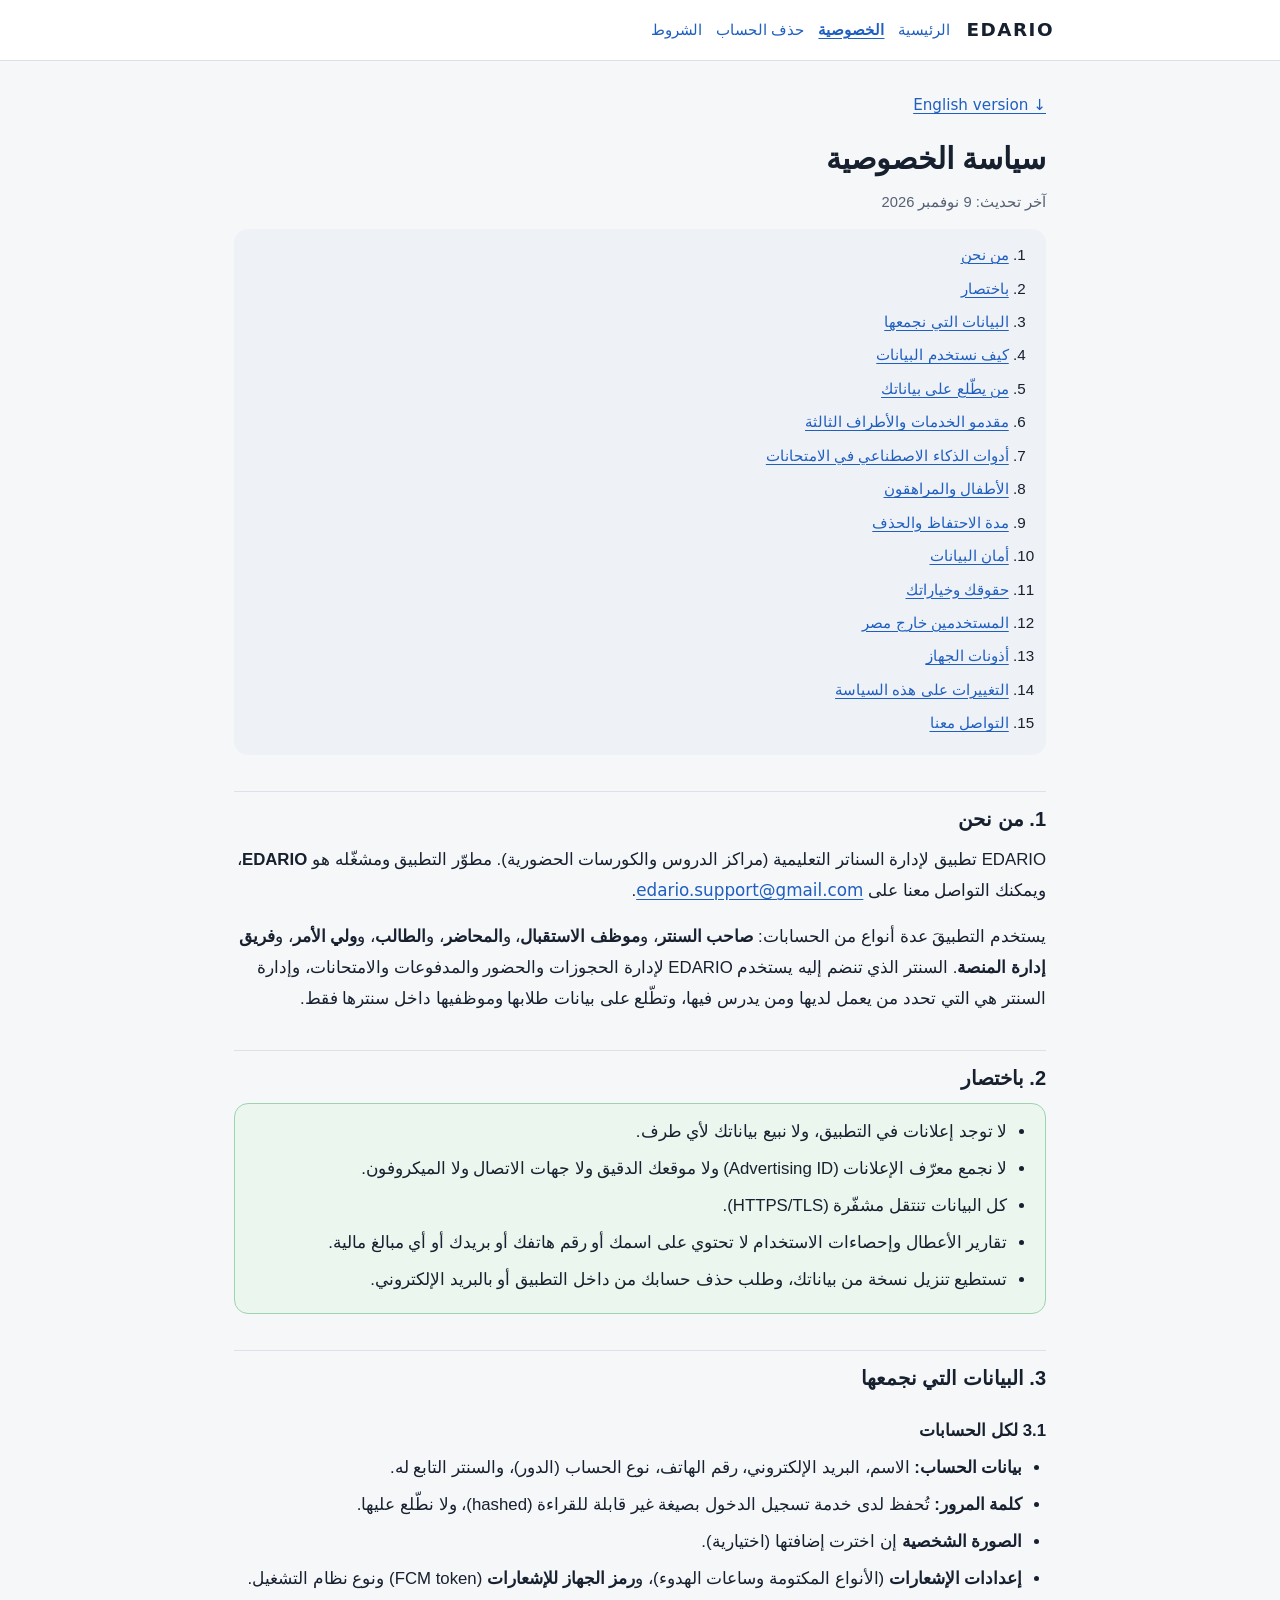
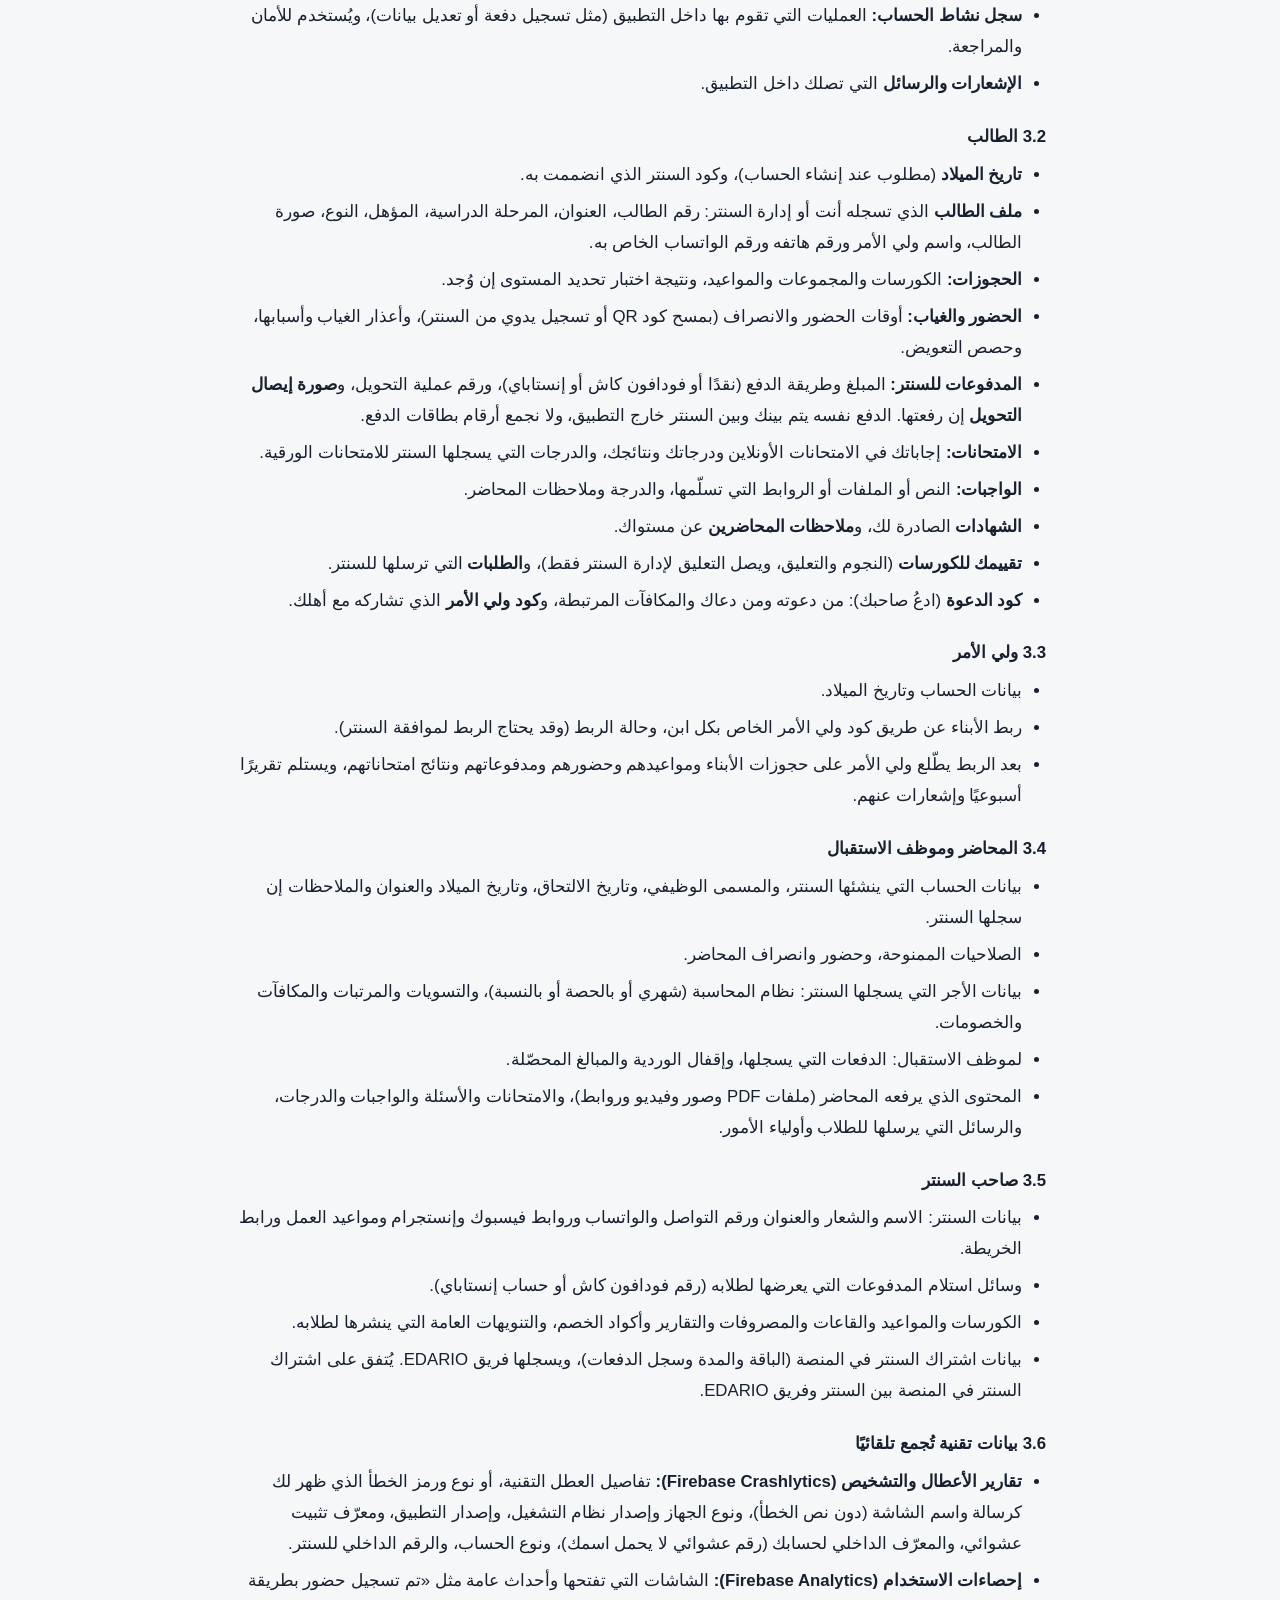
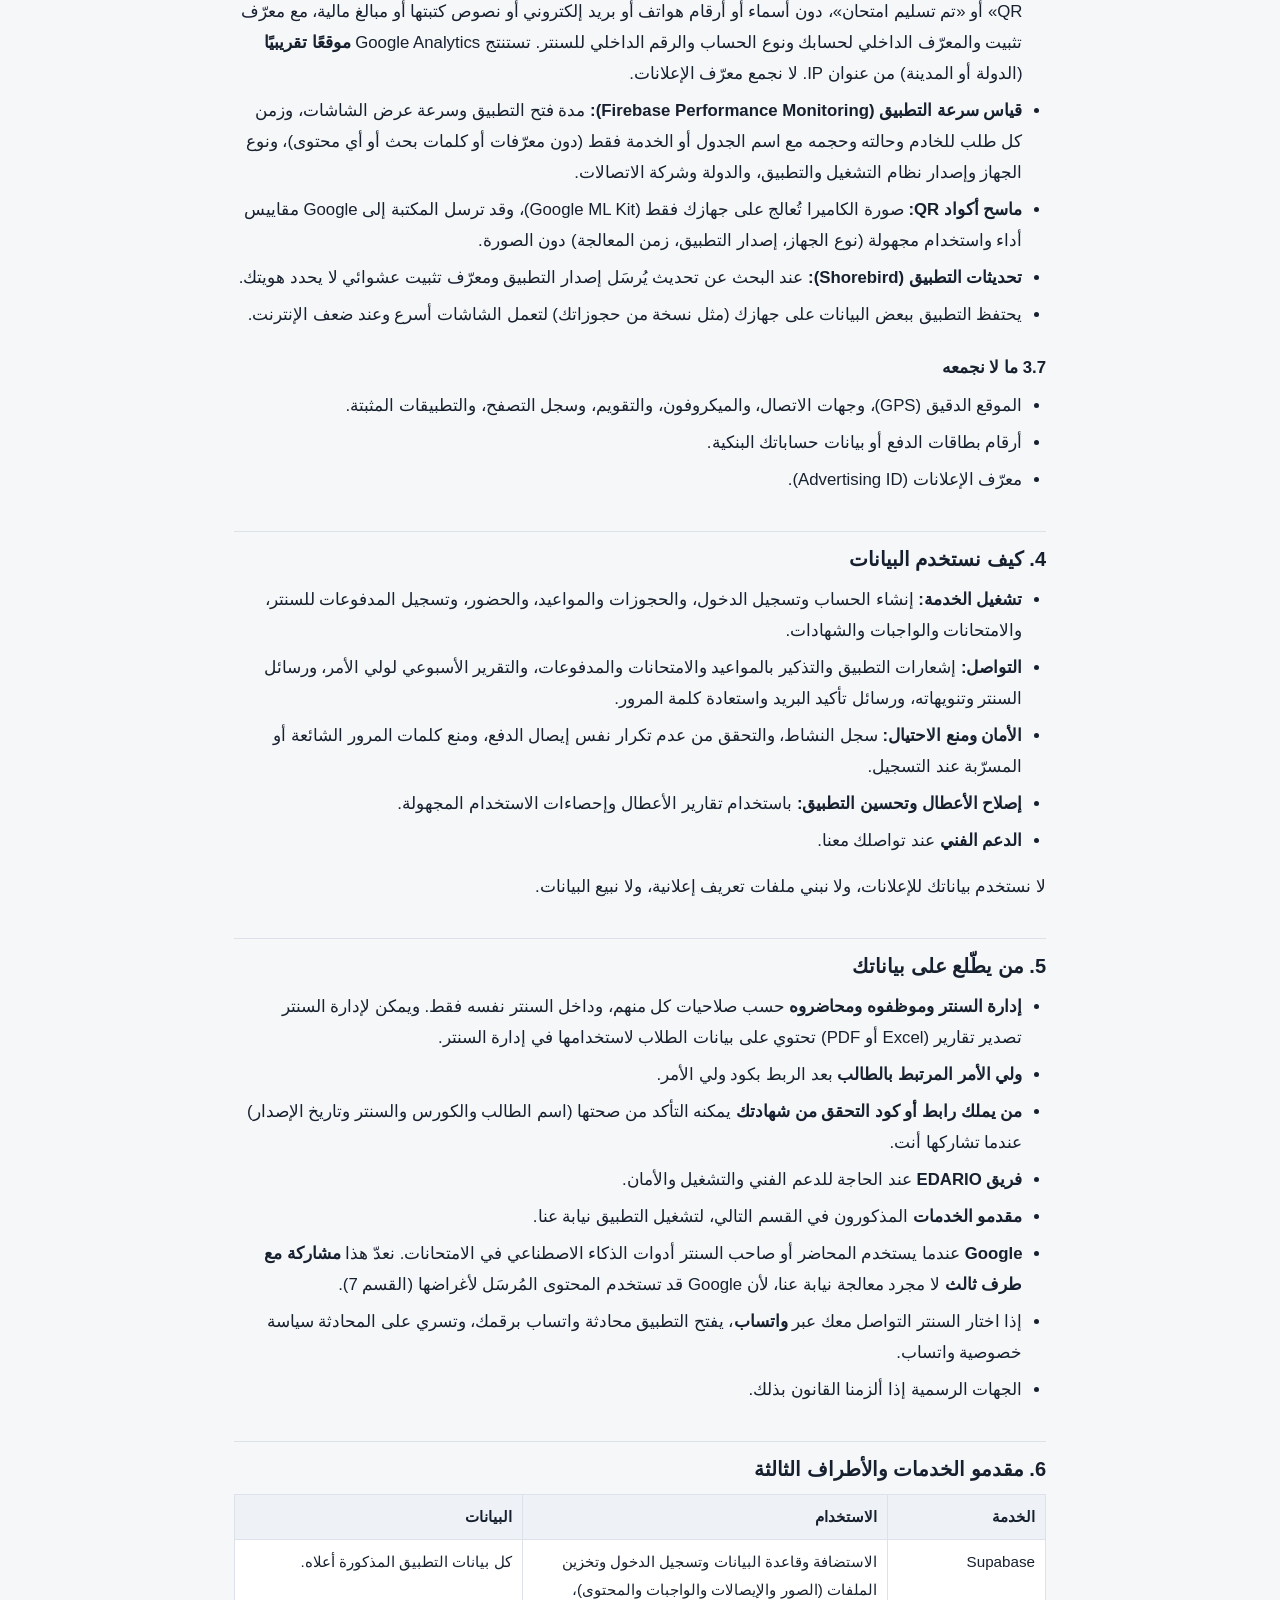
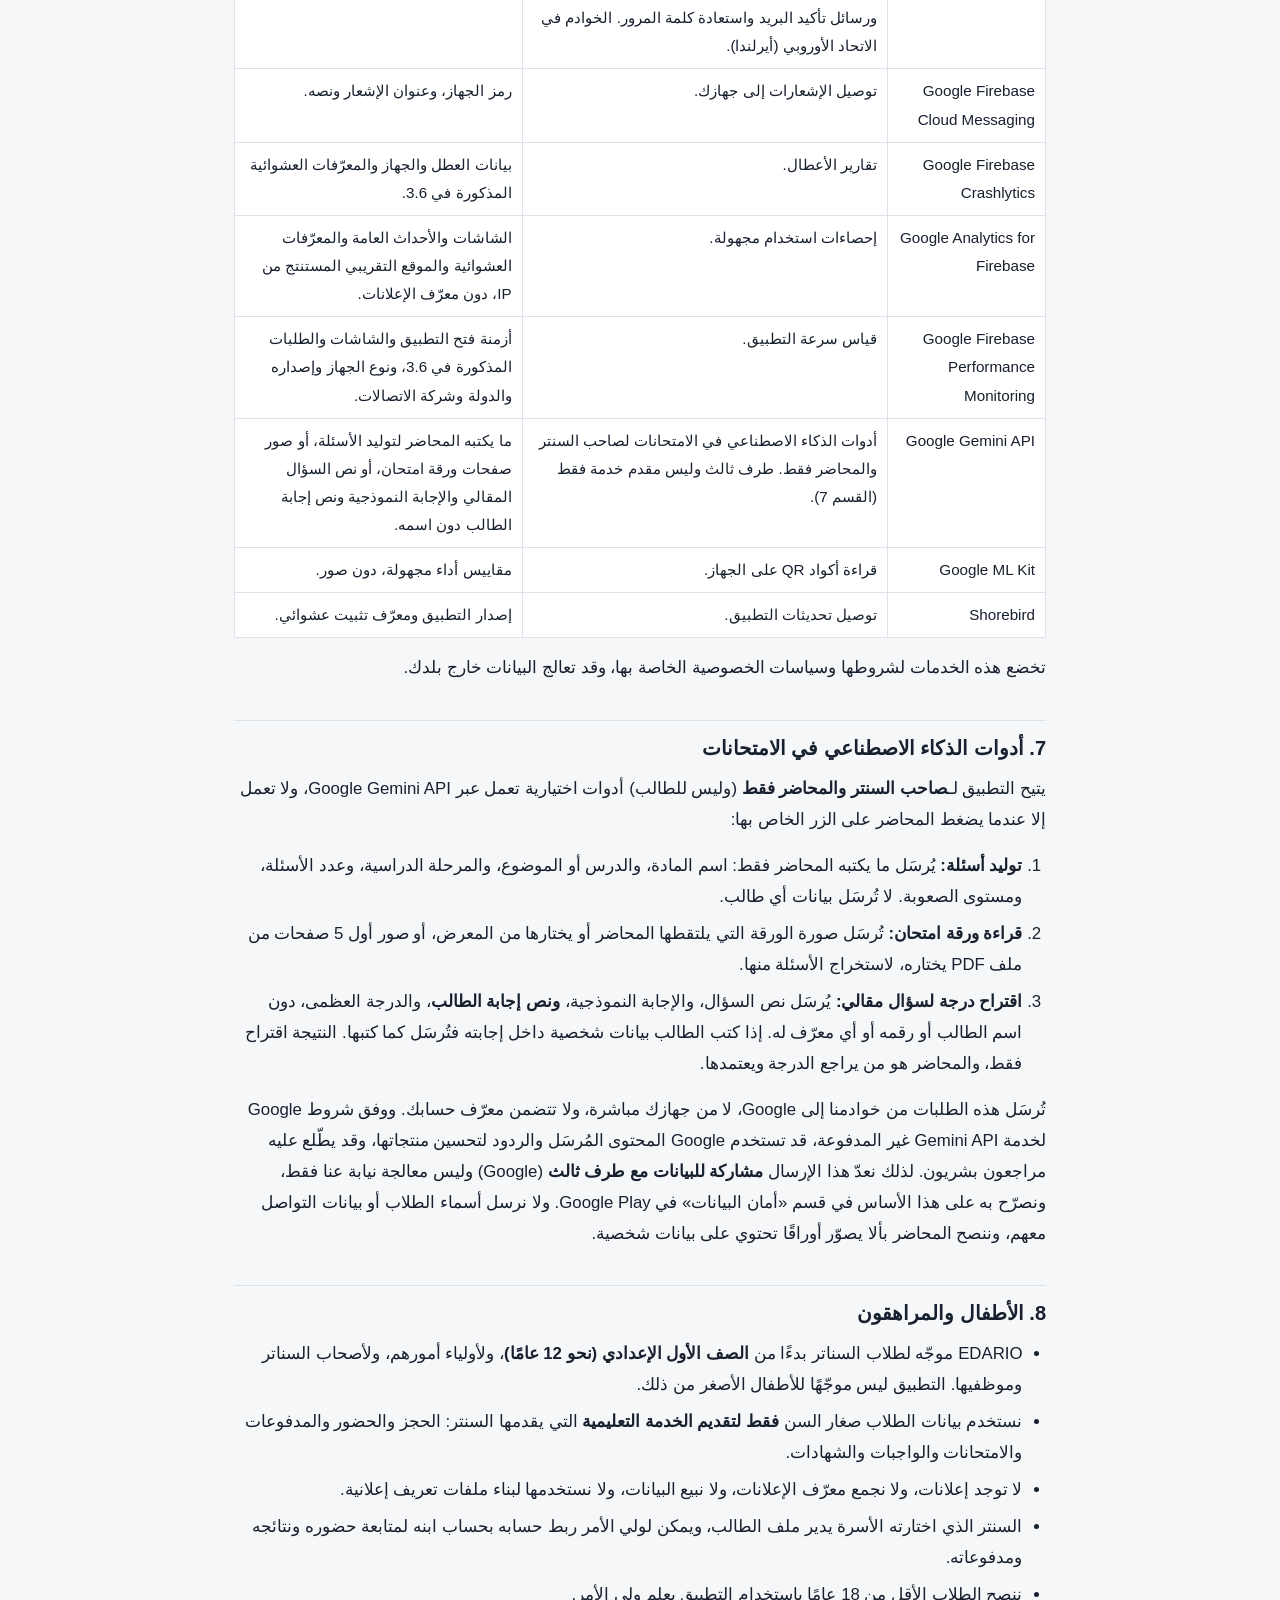
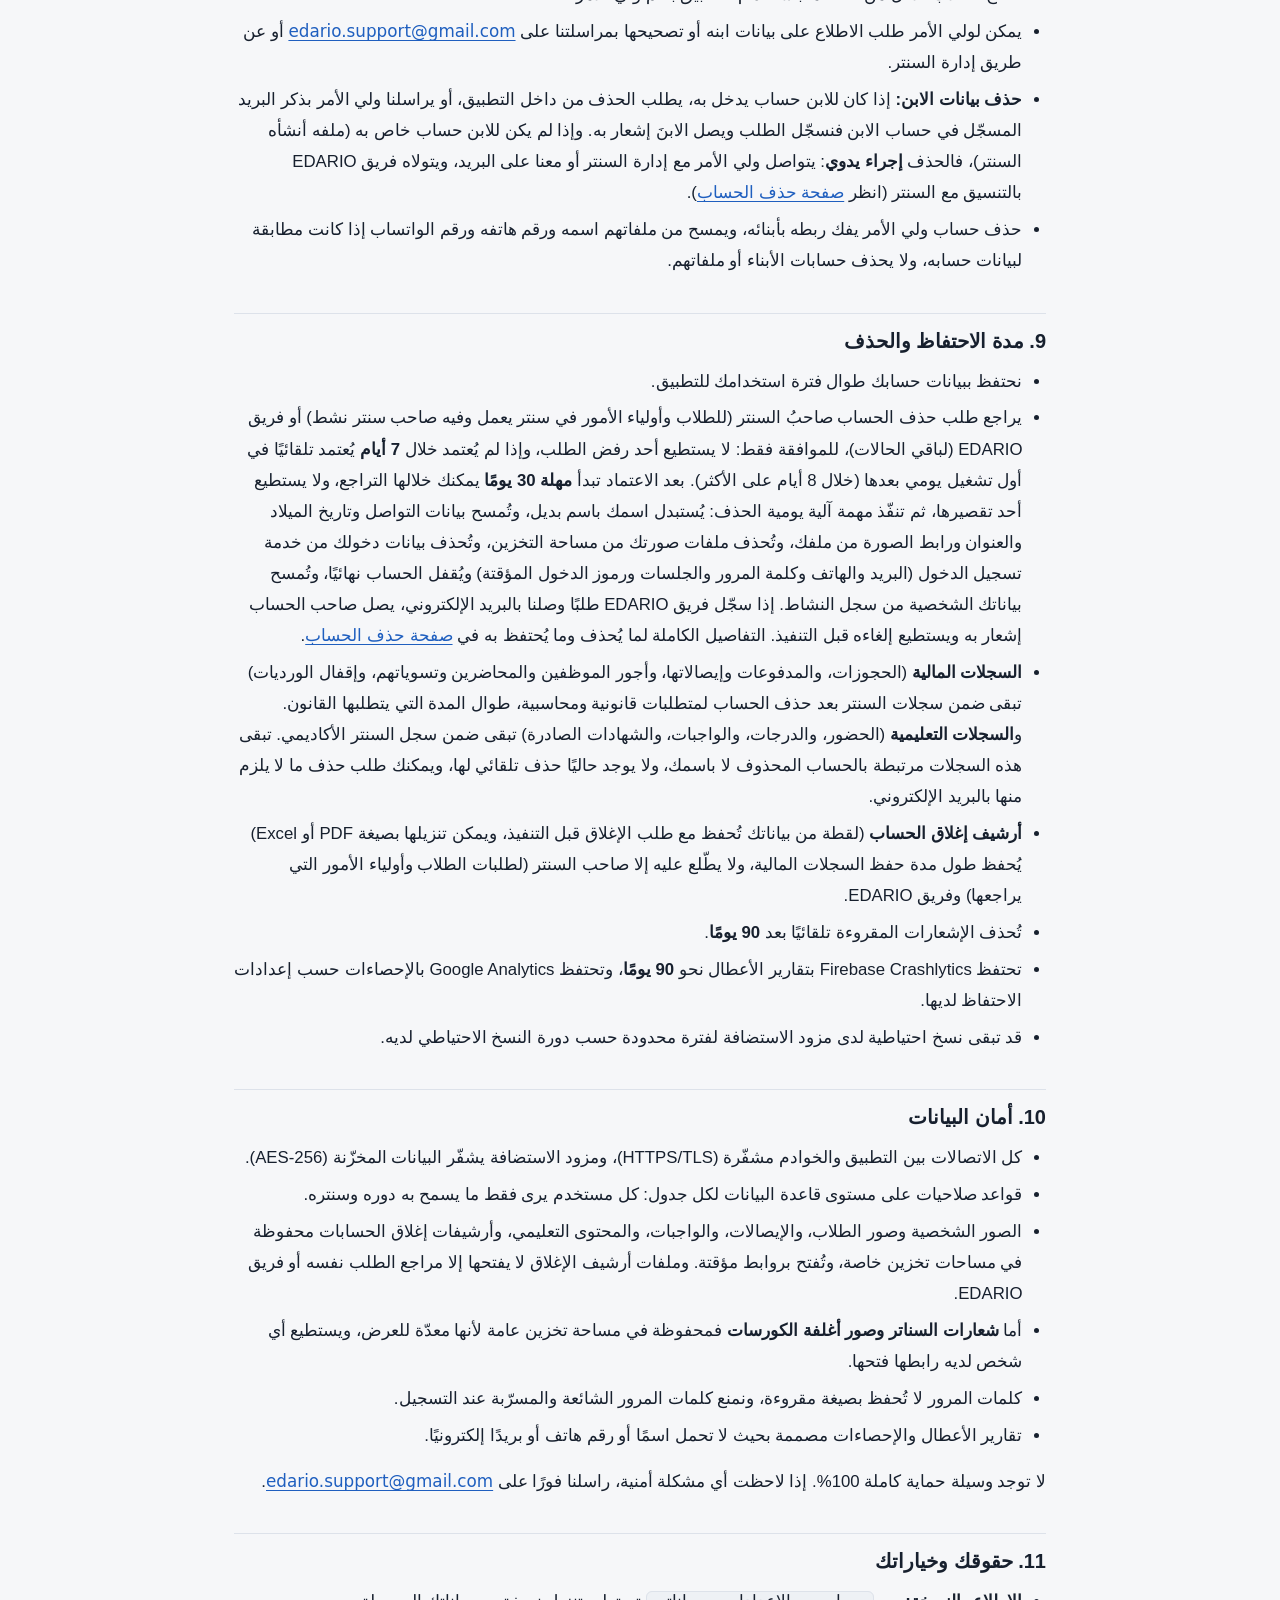
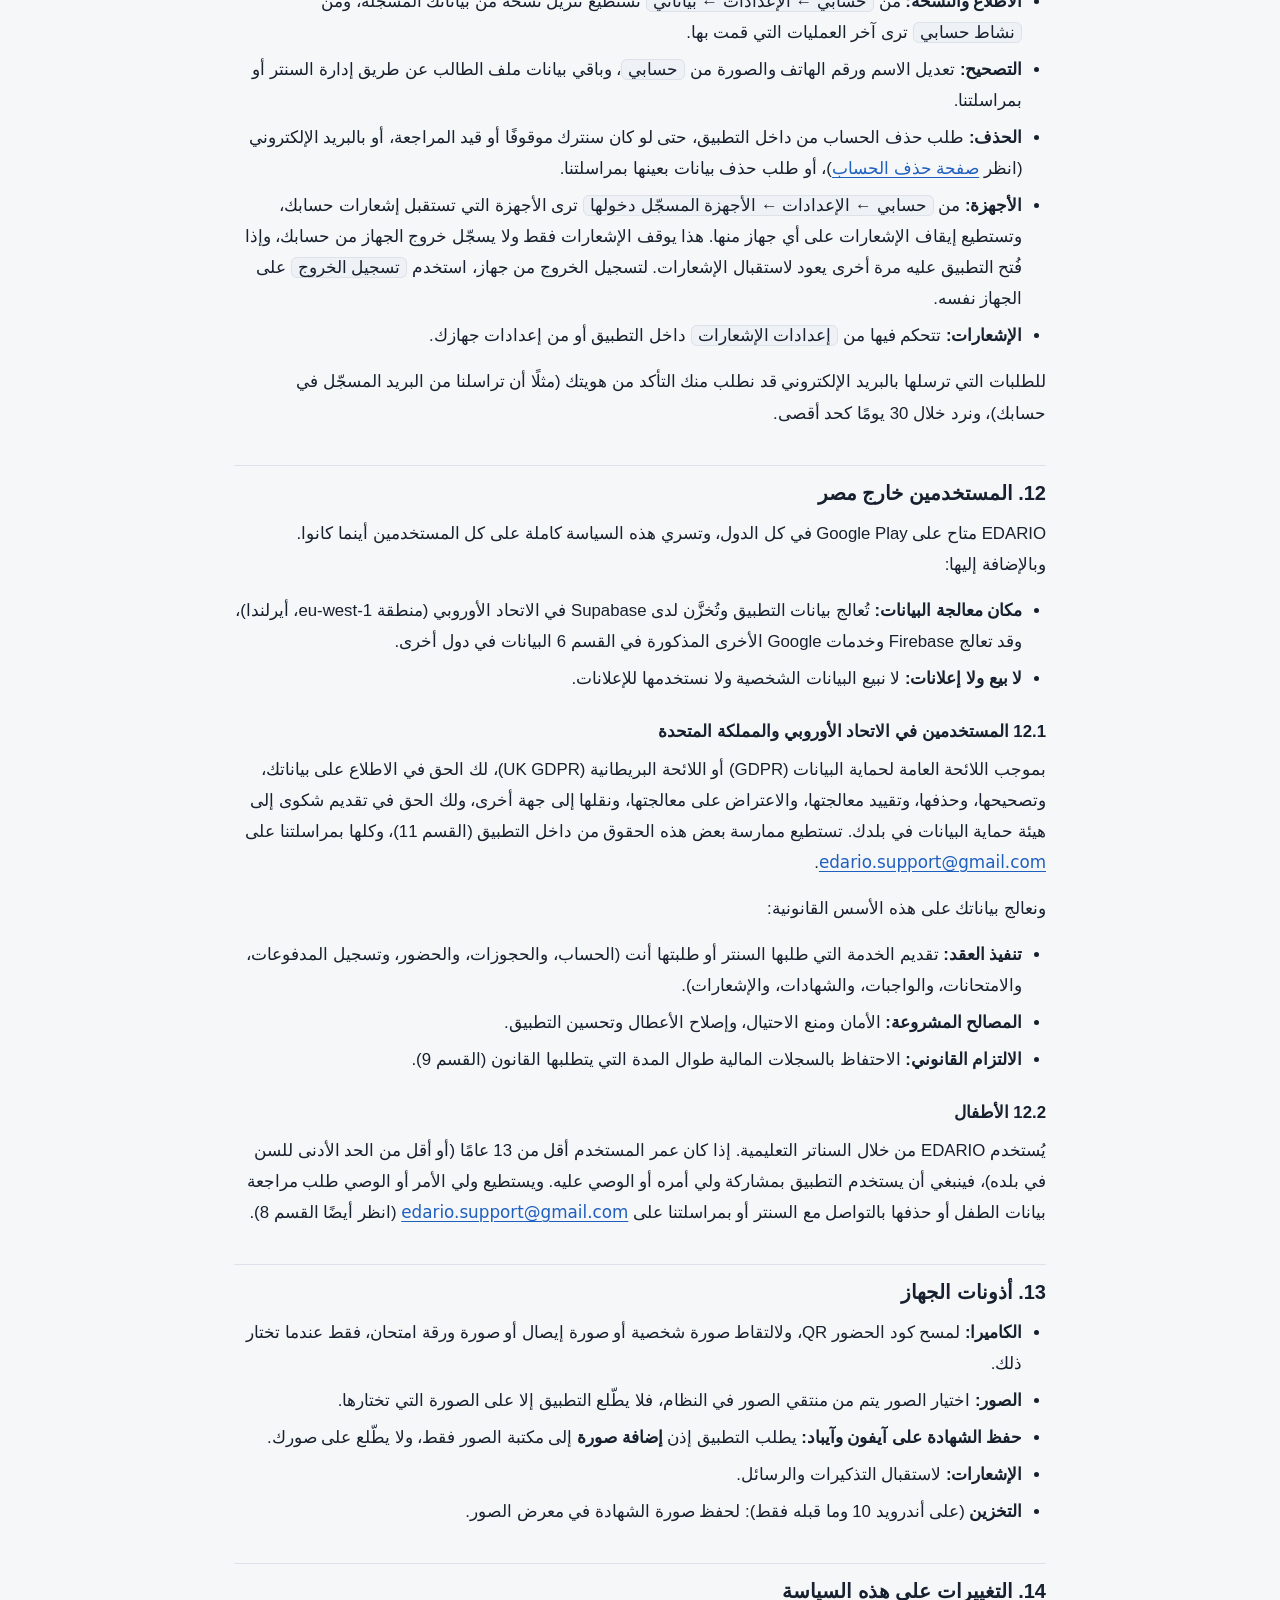
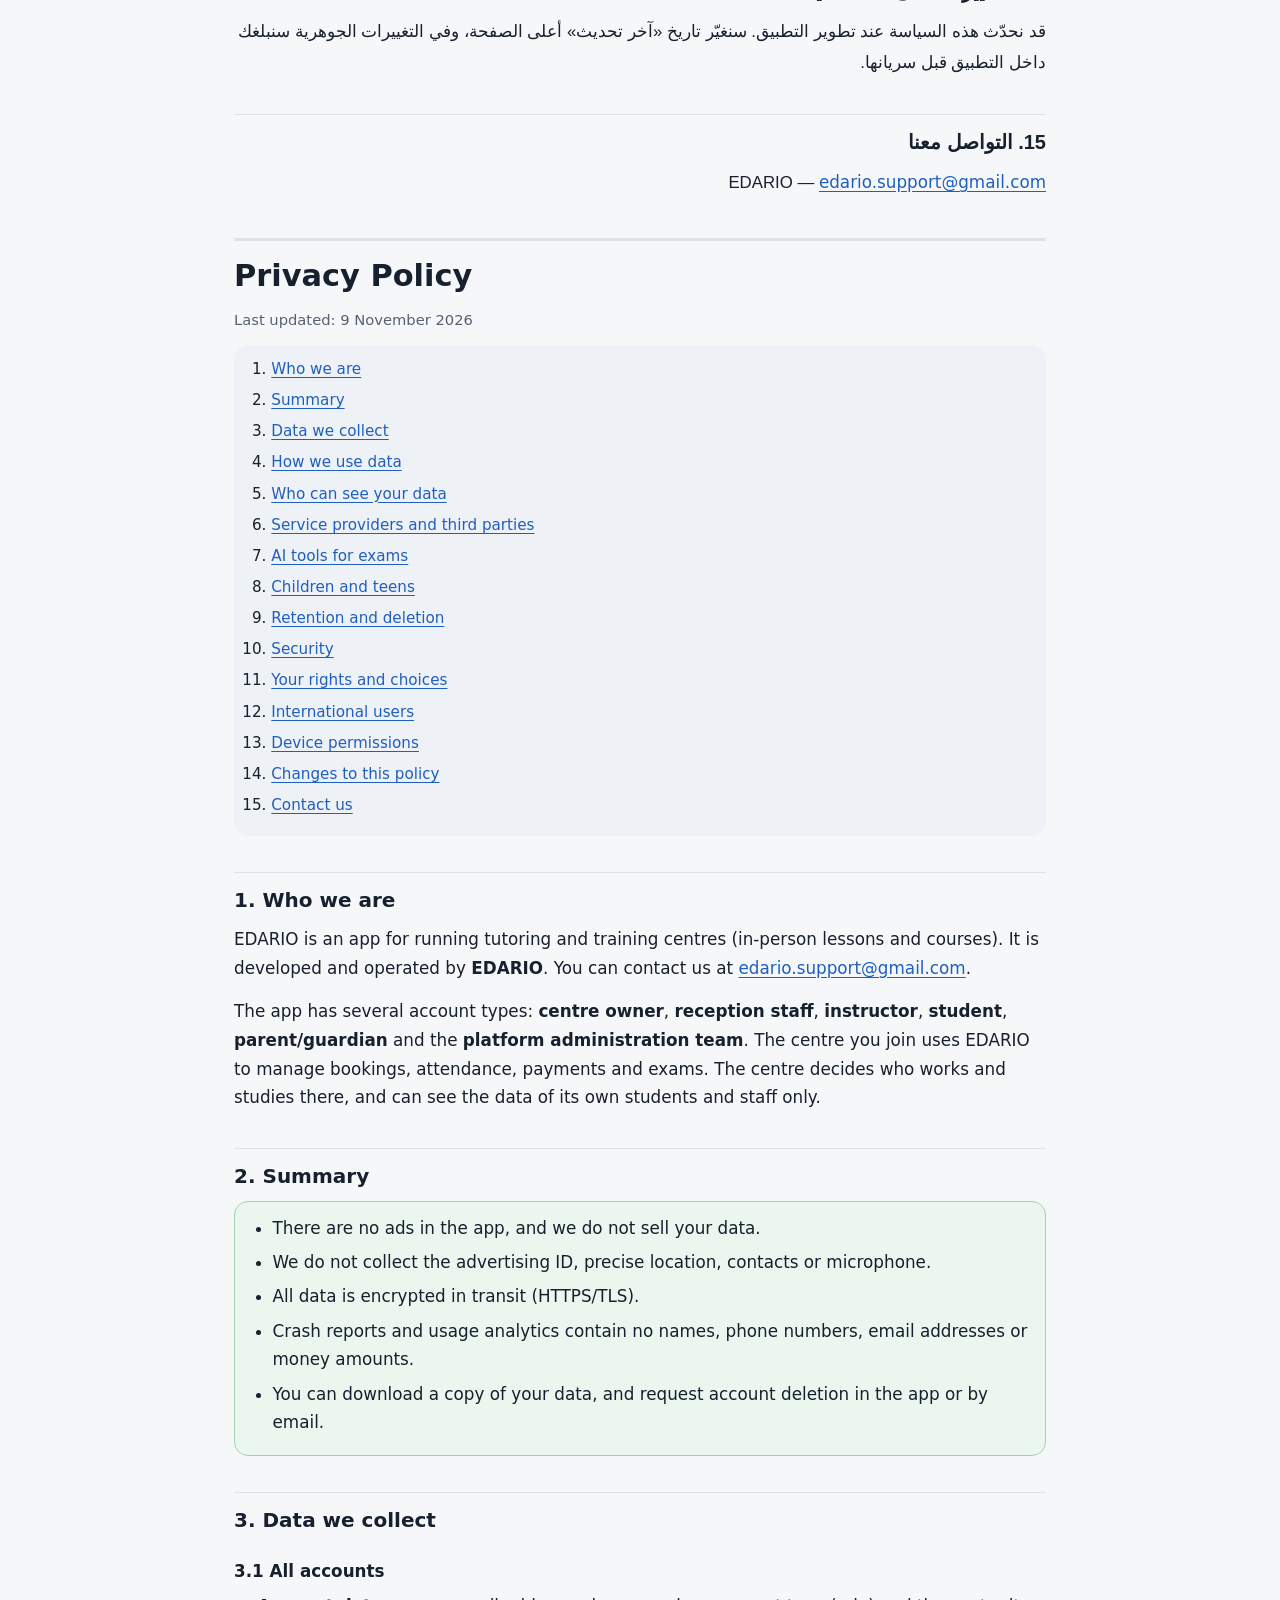
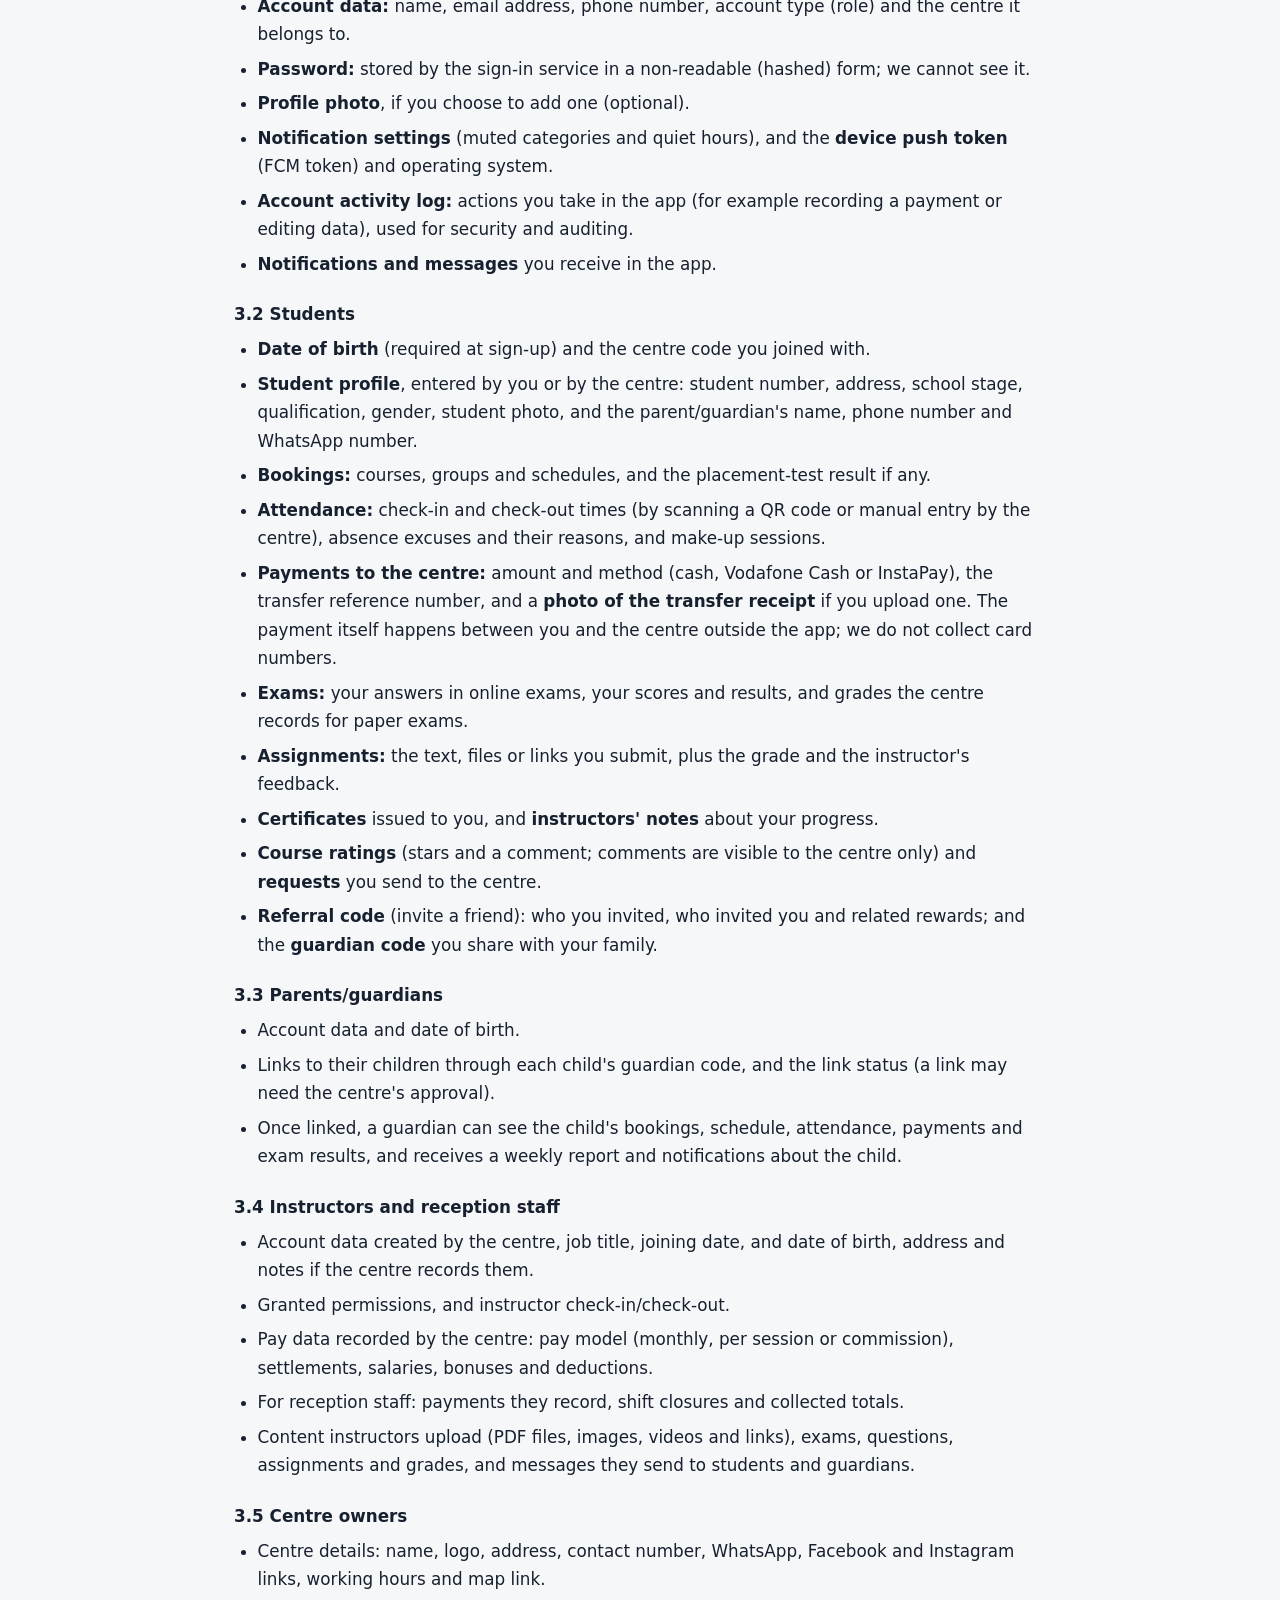
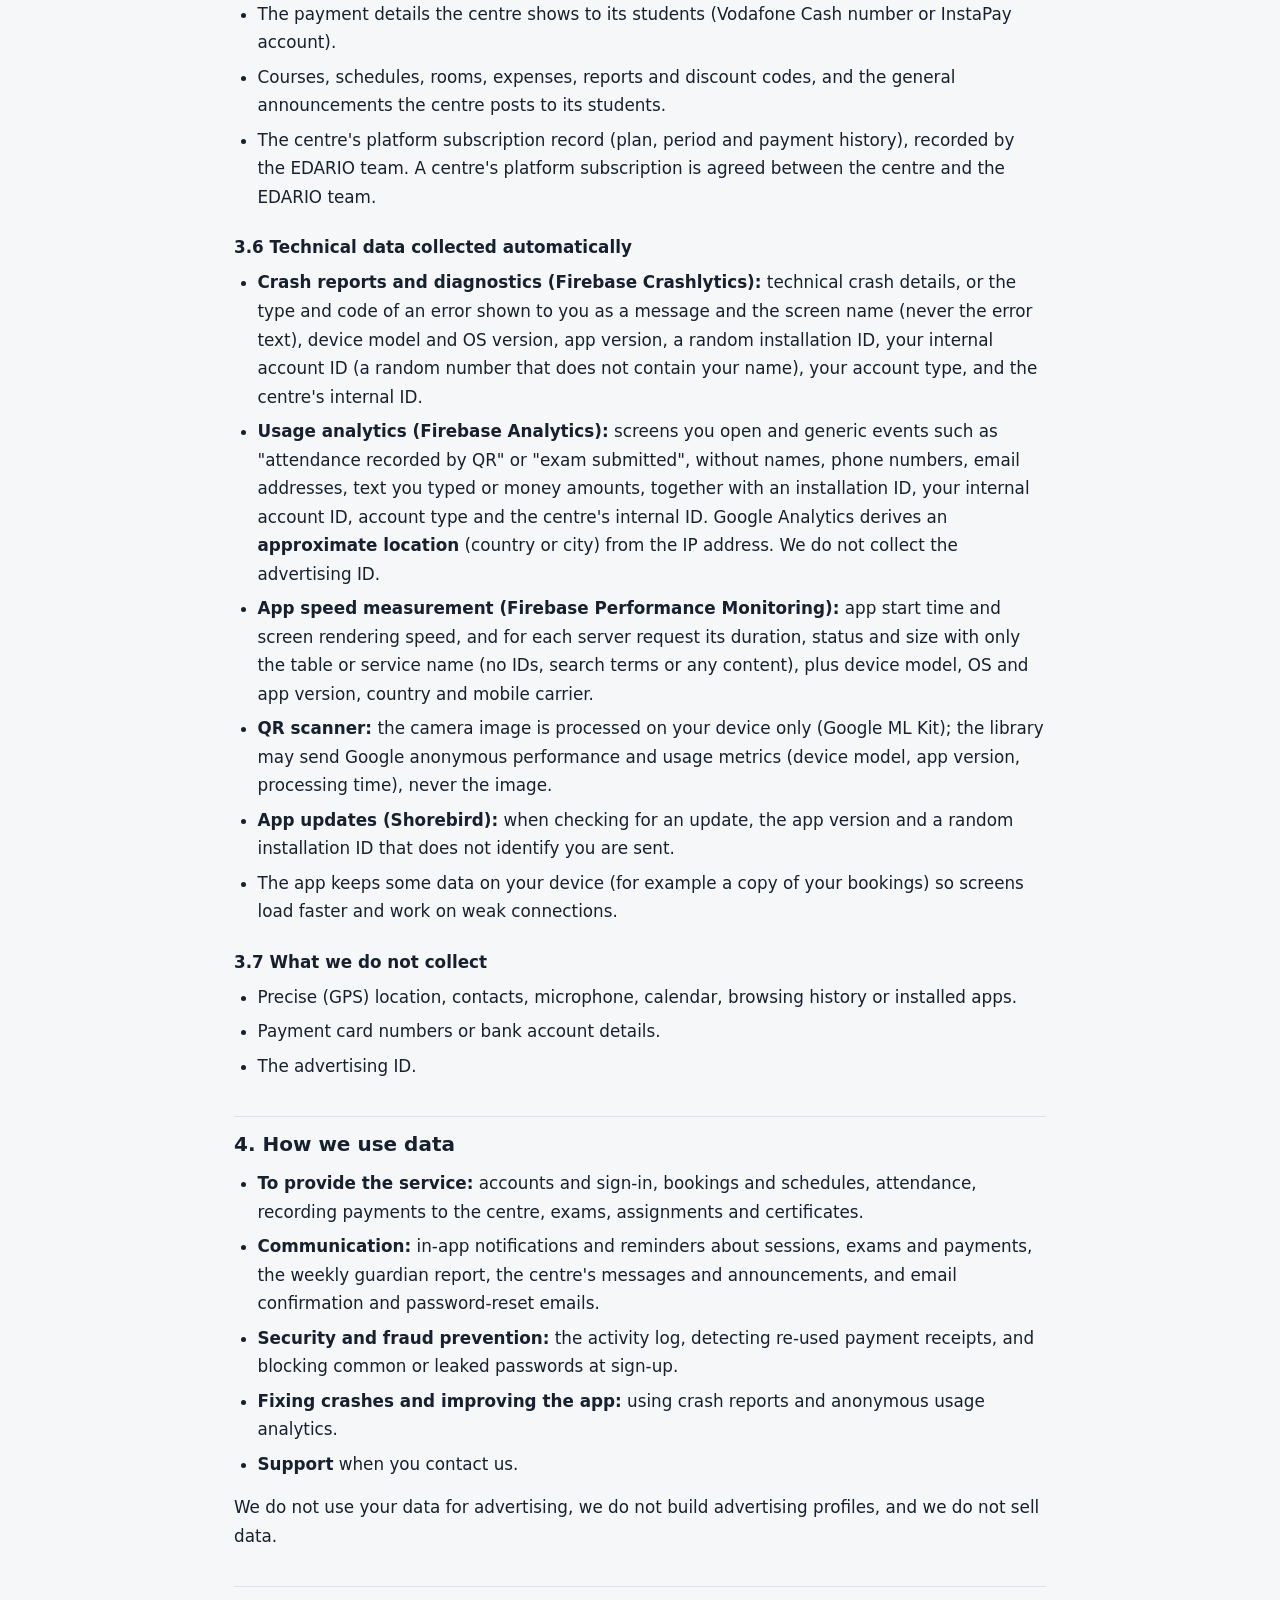
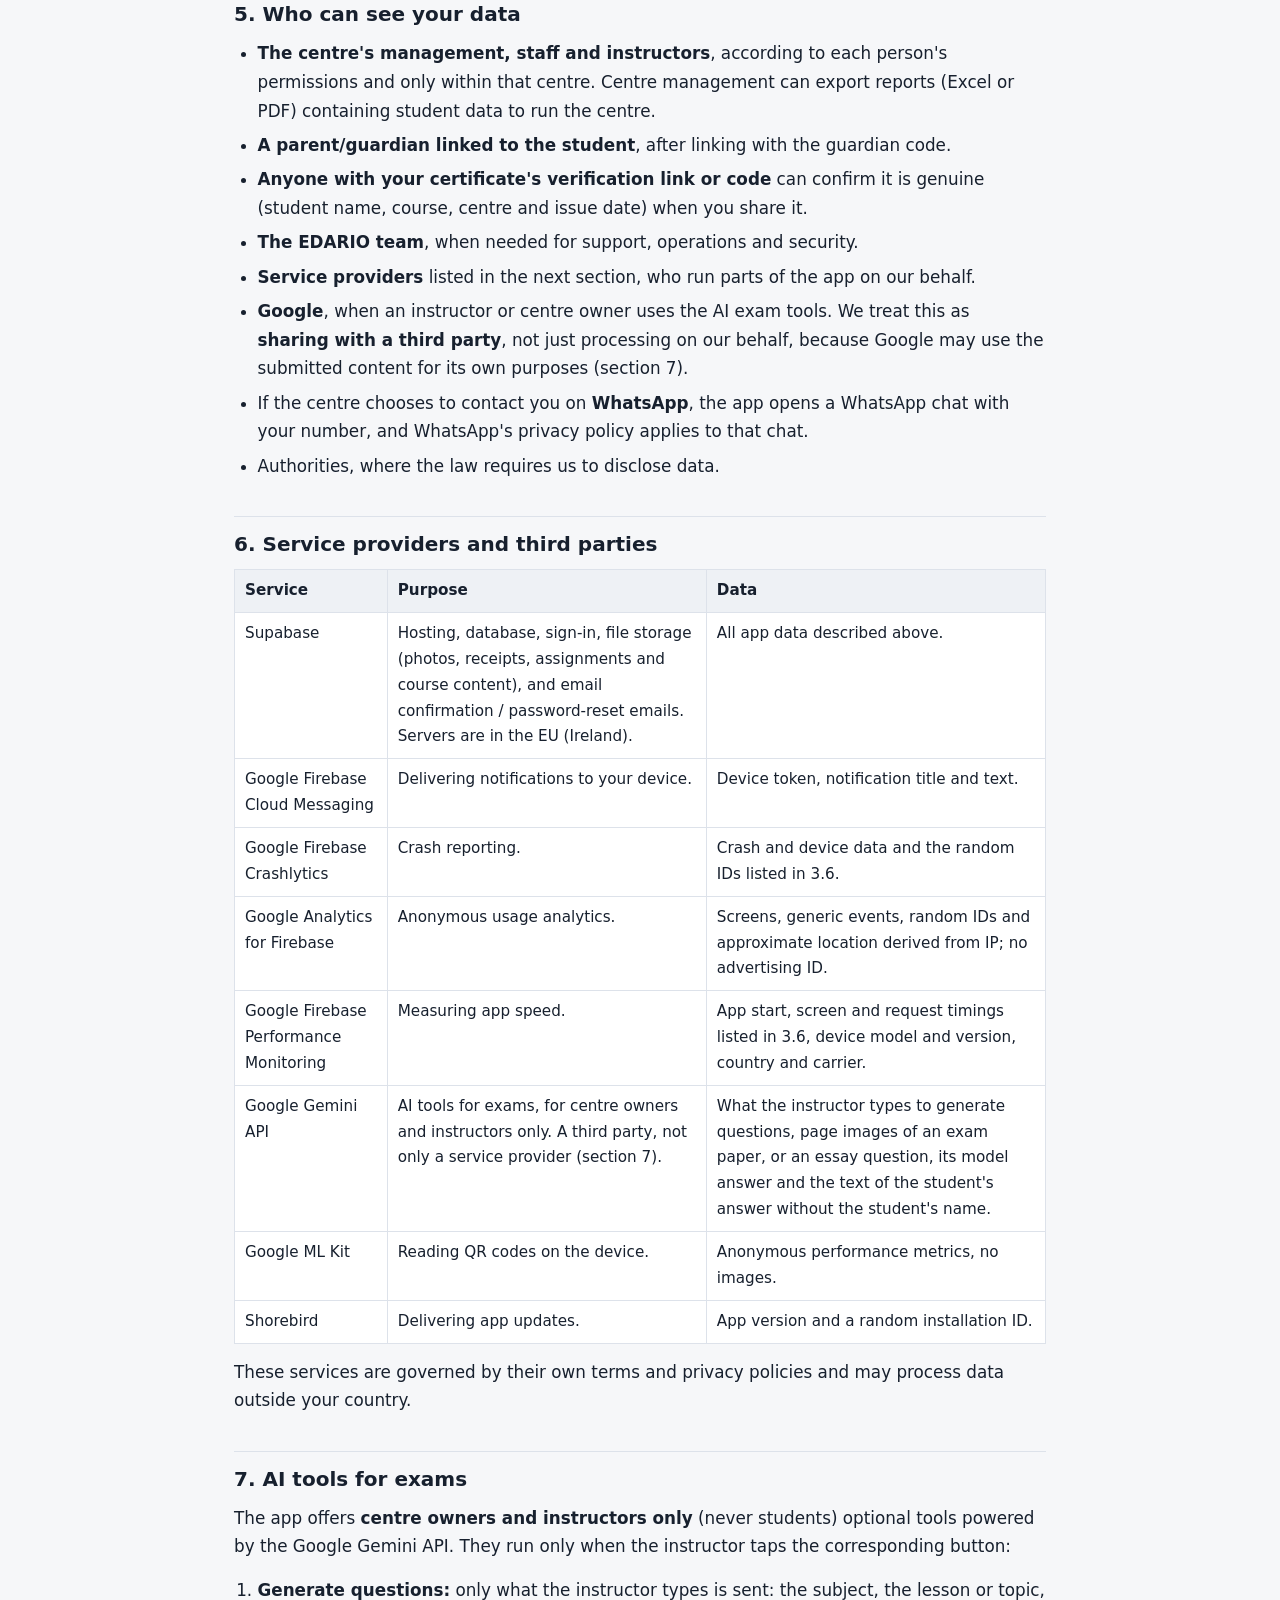
<file: privacy.html>
<!doctype html>
<html lang="ar" dir="rtl">
<head>
  <meta charset="utf-8">
  <meta name="viewport" content="width=device-width, initial-scale=1">
  <title>سياسة الخصوصية — EDARIO | Privacy Policy</title>
  <meta name="description" content="سياسة خصوصية تطبيق EDARIO لإدارة السناتر التعليمية. EDARIO privacy policy.">
  <meta name="color-scheme" content="light dark">
  <link rel="stylesheet" href="style.css">
</head>
<body>
  <header class="site-header">
    <div class="inner">
      <a class="brand" href="index.html" lang="en" dir="ltr">EDARIO</a>
      <nav class="site-nav" aria-label="الصفحات">
        <a href="index.html">الرئيسية</a>
        <a href="privacy.html" aria-current="page">الخصوصية</a>
        <a href="delete-account.html">حذف الحساب</a>
        <a href="terms.html">الشروط</a>
      </nav>
    </div>
  </header>

  <main>
    <a class="lang-switch" href="#en" lang="en" dir="ltr">English version ↓</a>

    <!-- ===================================================== العربية -->
    <h1>سياسة الخصوصية</h1>
    <p class="meta">آخر تحديث: 9 نوفمبر 2026</p>

    <nav class="toc" aria-label="محتويات الصفحة">
      <ol>
        <li><a href="#ar-who">من نحن</a></li>
        <li><a href="#ar-summary">باختصار</a></li>
        <li><a href="#ar-data">البيانات التي نجمعها</a></li>
        <li><a href="#ar-use">كيف نستخدم البيانات</a></li>
        <li><a href="#ar-access">من يطّلع على بياناتك</a></li>
        <li><a href="#ar-processors">مقدمو الخدمات والأطراف الثالثة</a></li>
        <li><a href="#ar-ai">أدوات الذكاء الاصطناعي في الامتحانات</a></li>
        <li><a href="#ar-children">الأطفال والمراهقون</a></li>
        <li><a href="#ar-retention">مدة الاحتفاظ والحذف</a></li>
        <li><a href="#ar-security">أمان البيانات</a></li>
        <li><a href="#ar-rights">حقوقك وخياراتك</a></li>
        <li><a href="#ar-international">المستخدمين خارج مصر</a></li>
        <li><a href="#ar-permissions">أذونات الجهاز</a></li>
        <li><a href="#ar-changes">التغييرات على هذه السياسة</a></li>
        <li><a href="#ar-contact">التواصل معنا</a></li>
      </ol>
    </nav>

    <h2 id="ar-who">1. من نحن</h2>
    <p>
      EDARIO تطبيق لإدارة السناتر التعليمية (مراكز الدروس والكورسات الحضورية). مطوّر التطبيق ومشغّله هو
      <strong>EDARIO</strong>، ويمكنك التواصل معنا على
      <a class="email" href="mailto:edario.support@gmail.com">edario.support@gmail.com</a>.
    </p>
    <p>
      يستخدم التطبيقَ عدة أنواع من الحسابات: <strong>صاحب السنتر</strong>، و<strong>موظف الاستقبال</strong>،
      و<strong>المحاضر</strong>، و<strong>الطالب</strong>، و<strong>ولي الأمر</strong>، و<strong>فريق إدارة المنصة</strong>.
      السنتر الذي تنضم إليه يستخدم EDARIO لإدارة الحجوزات والحضور والمدفوعات والامتحانات،
      وإدارة السنتر هي التي تحدد من يعمل لديها ومن يدرس فيها، وتطّلع على بيانات طلابها وموظفيها داخل سنترها فقط.
    </p>

    <h2 id="ar-summary">2. باختصار</h2>
    <div class="ok">
      <ul>
        <li>لا توجد إعلانات في التطبيق، ولا نبيع بياناتك لأي طرف.</li>
        <li>لا نجمع معرّف الإعلانات (Advertising ID) ولا موقعك الدقيق ولا جهات الاتصال ولا الميكروفون.</li>
        <li>كل البيانات تنتقل مشفّرة (HTTPS/TLS).</li>
        <li>تقارير الأعطال وإحصاءات الاستخدام لا تحتوي على اسمك أو رقم هاتفك أو بريدك أو أي مبالغ مالية.</li>
        <li>تستطيع تنزيل نسخة من بياناتك، وطلب حذف حسابك من داخل التطبيق أو بالبريد الإلكتروني.</li>
      </ul>
    </div>

    <h2 id="ar-data">3. البيانات التي نجمعها</h2>

    <h3>3.1 لكل الحسابات</h3>
    <ul>
      <li><strong>بيانات الحساب:</strong> الاسم، البريد الإلكتروني، رقم الهاتف، نوع الحساب (الدور)، والسنتر التابع له.</li>
      <li><strong>كلمة المرور:</strong> تُحفظ لدى خدمة تسجيل الدخول بصيغة غير قابلة للقراءة (hashed)، ولا نطّلع عليها.</li>
      <li><strong>الصورة الشخصية</strong> إن اخترت إضافتها (اختيارية).</li>
      <li><strong>إعدادات الإشعارات</strong> (الأنواع المكتومة وساعات الهدوء)، و<strong>رمز الجهاز للإشعارات</strong> (FCM token) ونوع نظام التشغيل.</li>
      <li><strong>سجل نشاط الحساب:</strong> العمليات التي تقوم بها داخل التطبيق (مثل تسجيل دفعة أو تعديل بيانات)، ويُستخدم للأمان والمراجعة.</li>
      <li><strong>الإشعارات والرسائل</strong> التي تصلك داخل التطبيق.</li>
    </ul>

    <h3>3.2 الطالب</h3>
    <ul>
      <li><strong>تاريخ الميلاد</strong> (مطلوب عند إنشاء الحساب)، وكود السنتر الذي انضممت به.</li>
      <li><strong>ملف الطالب</strong> الذي تسجله أنت أو إدارة السنتر: رقم الطالب، العنوان، المرحلة الدراسية، المؤهل، النوع، صورة الطالب، واسم ولي الأمر ورقم هاتفه ورقم الواتساب الخاص به.</li>
      <li><strong>الحجوزات:</strong> الكورسات والمجموعات والمواعيد، ونتيجة اختبار تحديد المستوى إن وُجد.</li>
      <li><strong>الحضور والغياب:</strong> أوقات الحضور والانصراف (بمسح كود QR أو تسجيل يدوي من السنتر)، وأعذار الغياب وأسبابها، وحصص التعويض.</li>
      <li><strong>المدفوعات للسنتر:</strong> المبلغ وطريقة الدفع (نقدًا أو فودافون كاش أو إنستاباي)، ورقم عملية التحويل، و<strong>صورة إيصال التحويل</strong> إن رفعتها. الدفع نفسه يتم بينك وبين السنتر خارج التطبيق، ولا نجمع أرقام بطاقات الدفع.</li>
      <li><strong>الامتحانات:</strong> إجاباتك في الامتحانات الأونلاين ودرجاتك ونتائجك، والدرجات التي يسجلها السنتر للامتحانات الورقية.</li>
      <li><strong>الواجبات:</strong> النص أو الملفات أو الروابط التي تسلّمها، والدرجة وملاحظات المحاضر.</li>
      <li><strong>الشهادات</strong> الصادرة لك، و<strong>ملاحظات المحاضرين</strong> عن مستواك.</li>
      <li><strong>تقييمك للكورسات</strong> (النجوم والتعليق، ويصل التعليق لإدارة السنتر فقط)، و<strong>الطلبات</strong> التي ترسلها للسنتر.</li>
      <li><strong>كود الدعوة</strong> (ادعُ صاحبك): من دعوته ومن دعاك والمكافآت المرتبطة، و<strong>كود ولي الأمر</strong> الذي تشاركه مع أهلك.</li>
    </ul>

    <h3>3.3 ولي الأمر</h3>
    <ul>
      <li>بيانات الحساب وتاريخ الميلاد.</li>
      <li>ربط الأبناء عن طريق كود ولي الأمر الخاص بكل ابن، وحالة الربط (وقد يحتاج الربط لموافقة السنتر).</li>
      <li>بعد الربط يطّلع ولي الأمر على حجوزات الأبناء ومواعيدهم وحضورهم ومدفوعاتهم ونتائج امتحاناتهم، ويستلم تقريرًا أسبوعيًا وإشعارات عنهم.</li>
    </ul>

    <h3>3.4 المحاضر وموظف الاستقبال</h3>
    <ul>
      <li>بيانات الحساب التي ينشئها السنتر، والمسمى الوظيفي، وتاريخ الالتحاق، وتاريخ الميلاد والعنوان والملاحظات إن سجلها السنتر.</li>
      <li>الصلاحيات الممنوحة، وحضور وانصراف المحاضر.</li>
      <li>بيانات الأجر التي يسجلها السنتر: نظام المحاسبة (شهري أو بالحصة أو بالنسبة)، والتسويات والمرتبات والمكافآت والخصومات.</li>
      <li>لموظف الاستقبال: الدفعات التي يسجلها، وإقفال الوردية والمبالغ المحصّلة.</li>
      <li>المحتوى الذي يرفعه المحاضر (ملفات PDF وصور وفيديو وروابط)، والامتحانات والأسئلة والواجبات والدرجات، والرسائل التي يرسلها للطلاب وأولياء الأمور.</li>
    </ul>

    <h3>3.5 صاحب السنتر</h3>
    <ul>
      <li>بيانات السنتر: الاسم والشعار والعنوان ورقم التواصل والواتساب وروابط فيسبوك وإنستجرام ومواعيد العمل ورابط الخريطة.</li>
      <li>وسائل استلام المدفوعات التي يعرضها لطلابه (رقم فودافون كاش أو حساب إنستاباي).</li>
      <li>الكورسات والمواعيد والقاعات والمصروفات والتقارير وأكواد الخصم، والتنويهات العامة التي ينشرها لطلابه.</li>
      <li>بيانات اشتراك السنتر في المنصة (الباقة والمدة وسجل الدفعات)، ويسجلها فريق EDARIO. يُتفق على اشتراك السنتر في المنصة بين السنتر وفريق EDARIO.</li>
    </ul>

    <h3>3.6 بيانات تقنية تُجمع تلقائيًا</h3>
    <ul>
      <li>
        <strong>تقارير الأعطال والتشخيص (Firebase Crashlytics):</strong> تفاصيل العطل التقنية، أو نوع ورمز الخطأ الذي ظهر لك كرسالة واسم الشاشة (دون نص الخطأ)، ونوع الجهاز وإصدار نظام التشغيل،
        وإصدار التطبيق، ومعرّف تثبيت عشوائي، والمعرّف الداخلي لحسابك (رقم عشوائي لا يحمل اسمك)، ونوع الحساب، والرقم الداخلي للسنتر.
      </li>
      <li>
        <strong>إحصاءات الاستخدام (Firebase Analytics):</strong> الشاشات التي تفتحها وأحداث عامة مثل
        «تم تسجيل حضور بطريقة QR» أو «تم تسليم امتحان»، دون أسماء أو أرقام هواتف أو بريد إلكتروني أو نصوص كتبتها أو مبالغ مالية،
        مع معرّف تثبيت والمعرّف الداخلي لحسابك ونوع الحساب والرقم الداخلي للسنتر.
        تستنتج Google Analytics <strong>موقعًا تقريبيًا</strong> (الدولة أو المدينة) من عنوان IP. لا نجمع معرّف الإعلانات.
      </li>
      <li>
        <strong>قياس سرعة التطبيق (Firebase Performance Monitoring):</strong> مدة فتح التطبيق وسرعة عرض الشاشات، وزمن كل طلب
        للخادم وحالته وحجمه مع اسم الجدول أو الخدمة فقط (دون معرّفات أو كلمات بحث أو أي محتوى)، ونوع الجهاز وإصدار نظام التشغيل
        والتطبيق، والدولة وشركة الاتصالات.
      </li>
      <li>
        <strong>ماسح أكواد QR:</strong> صورة الكاميرا تُعالج على جهازك فقط (Google ML Kit)، وقد ترسل المكتبة إلى Google
        مقاييس أداء واستخدام مجهولة (نوع الجهاز، إصدار التطبيق، زمن المعالجة) دون الصورة.
      </li>
      <li><strong>تحديثات التطبيق (Shorebird):</strong> عند البحث عن تحديث يُرسَل إصدار التطبيق ومعرّف تثبيت عشوائي لا يحدد هويتك.</li>
      <li>يحتفظ التطبيق ببعض البيانات على جهازك (مثل نسخة من حجوزاتك) لتعمل الشاشات أسرع وعند ضعف الإنترنت.</li>
    </ul>

    <h3>3.7 ما لا نجمعه</h3>
    <ul>
      <li>الموقع الدقيق (GPS)، وجهات الاتصال، والميكروفون، والتقويم، وسجل التصفح، والتطبيقات المثبتة.</li>
      <li>أرقام بطاقات الدفع أو بيانات حساباتك البنكية.</li>
      <li>معرّف الإعلانات (Advertising ID).</li>
    </ul>

    <h2 id="ar-use">4. كيف نستخدم البيانات</h2>
    <ul>
      <li><strong>تشغيل الخدمة:</strong> إنشاء الحساب وتسجيل الدخول، والحجوزات والمواعيد، والحضور، وتسجيل المدفوعات للسنتر، والامتحانات والواجبات والشهادات.</li>
      <li><strong>التواصل:</strong> إشعارات التطبيق والتذكير بالمواعيد والامتحانات والمدفوعات، والتقرير الأسبوعي لولي الأمر، ورسائل السنتر وتنويهاته، ورسائل تأكيد البريد واستعادة كلمة المرور.</li>
      <li><strong>الأمان ومنع الاحتيال:</strong> سجل النشاط، والتحقق من عدم تكرار نفس إيصال الدفع، ومنع كلمات المرور الشائعة أو المسرّبة عند التسجيل.</li>
      <li><strong>إصلاح الأعطال وتحسين التطبيق:</strong> باستخدام تقارير الأعطال وإحصاءات الاستخدام المجهولة.</li>
      <li><strong>الدعم الفني</strong> عند تواصلك معنا.</li>
    </ul>
    <p>لا نستخدم بياناتك للإعلانات، ولا نبني ملفات تعريف إعلانية، ولا نبيع البيانات.</p>

    <h2 id="ar-access">5. من يطّلع على بياناتك</h2>
    <ul>
      <li><strong>إدارة السنتر وموظفوه ومحاضروه</strong> حسب صلاحيات كل منهم، وداخل السنتر نفسه فقط. ويمكن لإدارة السنتر تصدير تقارير (Excel أو PDF) تحتوي على بيانات الطلاب لاستخدامها في إدارة السنتر.</li>
      <li><strong>ولي الأمر المرتبط بالطالب</strong> بعد الربط بكود ولي الأمر.</li>
      <li><strong>من يملك رابط أو كود التحقق من شهادتك</strong> يمكنه التأكد من صحتها (اسم الطالب والكورس والسنتر وتاريخ الإصدار) عندما تشاركها أنت.</li>
      <li><strong>فريق EDARIO</strong> عند الحاجة للدعم الفني والتشغيل والأمان.</li>
      <li><strong>مقدمو الخدمات</strong> المذكورون في القسم التالي، لتشغيل التطبيق نيابة عنا.</li>
      <li><strong>Google</strong> عندما يستخدم المحاضر أو صاحب السنتر أدوات الذكاء الاصطناعي في الامتحانات. نعدّ هذا <strong>مشاركة مع طرف ثالث</strong> لا مجرد معالجة نيابة عنا، لأن Google قد تستخدم المحتوى المُرسَل لأغراضها (القسم 7).</li>
      <li>إذا اختار السنتر التواصل معك عبر <strong>واتساب</strong>، يفتح التطبيق محادثة واتساب برقمك، وتسري على المحادثة سياسة خصوصية واتساب.</li>
      <li>الجهات الرسمية إذا ألزمنا القانون بذلك.</li>
    </ul>

    <h2 id="ar-processors">6. مقدمو الخدمات والأطراف الثالثة</h2>
    <div class="table-wrap">
      <table>
        <thead>
          <tr><th>الخدمة</th><th>الاستخدام</th><th>البيانات</th></tr>
        </thead>
        <tbody>
          <tr>
            <td>Supabase</td>
            <td>الاستضافة وقاعدة البيانات وتسجيل الدخول وتخزين الملفات (الصور والإيصالات والواجبات والمحتوى)، ورسائل تأكيد البريد واستعادة كلمة المرور. الخوادم في الاتحاد الأوروبي (أيرلندا).</td>
            <td>كل بيانات التطبيق المذكورة أعلاه.</td>
          </tr>
          <tr>
            <td>Google Firebase Cloud Messaging</td>
            <td>توصيل الإشعارات إلى جهازك.</td>
            <td>رمز الجهاز، وعنوان الإشعار ونصه.</td>
          </tr>
          <tr>
            <td>Google Firebase Crashlytics</td>
            <td>تقارير الأعطال.</td>
            <td>بيانات العطل والجهاز والمعرّفات العشوائية المذكورة في 3.6.</td>
          </tr>
          <tr>
            <td>Google Analytics for Firebase</td>
            <td>إحصاءات استخدام مجهولة.</td>
            <td>الشاشات والأحداث العامة والمعرّفات العشوائية والموقع التقريبي المستنتج من IP، دون معرّف الإعلانات.</td>
          </tr>
          <tr>
            <td>Google Firebase Performance Monitoring</td>
            <td>قياس سرعة التطبيق.</td>
            <td>أزمنة فتح التطبيق والشاشات والطلبات المذكورة في 3.6، ونوع الجهاز وإصداره والدولة وشركة الاتصالات.</td>
          </tr>
          <tr>
            <td>Google Gemini API</td>
            <td>أدوات الذكاء الاصطناعي في الامتحانات لصاحب السنتر والمحاضر فقط. طرف ثالث وليس مقدم خدمة فقط (القسم 7).</td>
            <td>ما يكتبه المحاضر لتوليد الأسئلة، أو صور صفحات ورقة امتحان، أو نص السؤال المقالي والإجابة النموذجية ونص إجابة الطالب دون اسمه.</td>
          </tr>
          <tr>
            <td>Google ML Kit</td>
            <td>قراءة أكواد QR على الجهاز.</td>
            <td>مقاييس أداء مجهولة، دون صور.</td>
          </tr>
          <tr>
            <td>Shorebird</td>
            <td>توصيل تحديثات التطبيق.</td>
            <td>إصدار التطبيق ومعرّف تثبيت عشوائي.</td>
          </tr>
        </tbody>
      </table>
    </div>
    <p>تخضع هذه الخدمات لشروطها وسياسات الخصوصية الخاصة بها، وقد تعالج البيانات خارج بلدك.</p>

    <h2 id="ar-ai">7. أدوات الذكاء الاصطناعي في الامتحانات</h2>
    <p>
      يتيح التطبيق لـ<strong>صاحب السنتر والمحاضر فقط</strong> (وليس للطالب) أدوات اختيارية تعمل عبر Google Gemini API،
      ولا تعمل إلا عندما يضغط المحاضر على الزر الخاص بها:
    </p>
    <ol>
      <li><strong>توليد أسئلة:</strong> يُرسَل ما يكتبه المحاضر فقط: اسم المادة، والدرس أو الموضوع، والمرحلة الدراسية، وعدد الأسئلة، ومستوى الصعوبة. لا تُرسَل بيانات أي طالب.</li>
      <li><strong>قراءة ورقة امتحان:</strong> تُرسَل صورة الورقة التي يلتقطها المحاضر أو يختارها من المعرض، أو صور أول 5 صفحات من ملف PDF يختاره، لاستخراج الأسئلة منها.</li>
      <li><strong>اقتراح درجة لسؤال مقالي:</strong> يُرسَل نص السؤال، والإجابة النموذجية، <strong>ونص إجابة الطالب</strong>، والدرجة العظمى، دون اسم الطالب أو رقمه أو أي معرّف له. إذا كتب الطالب بيانات شخصية داخل إجابته فتُرسَل كما كتبها. النتيجة اقتراح فقط، والمحاضر هو من يراجع الدرجة ويعتمدها.</li>
    </ol>
    <p>
      تُرسَل هذه الطلبات من خوادمنا إلى Google، لا من جهازك مباشرة، ولا تتضمن معرّف حسابك.
      ووفق شروط Google لخدمة Gemini API غير المدفوعة، قد تستخدم Google المحتوى المُرسَل والردود لتحسين منتجاتها،
      وقد يطّلع عليه مراجعون بشريون. لذلك نعدّ هذا الإرسال <strong>مشاركة للبيانات مع طرف ثالث</strong> (Google) وليس معالجة نيابة عنا فقط،
      ونصرّح به على هذا الأساس في قسم «أمان البيانات» في Google Play.
      ولا نرسل أسماء الطلاب أو بيانات التواصل معهم، وننصح المحاضر بألا يصوّر أوراقًا تحتوي على بيانات شخصية.
    </p>

    <h2 id="ar-children">8. الأطفال والمراهقون</h2>
    <ul>
      <li>EDARIO موجّه لطلاب السناتر بدءًا من <strong>الصف الأول الإعدادي (نحو 12 عامًا)</strong>، ولأولياء أمورهم، ولأصحاب السناتر وموظفيها. التطبيق ليس موجّهًا للأطفال الأصغر من ذلك.</li>
      <li>نستخدم بيانات الطلاب صغار السن <strong>فقط لتقديم الخدمة التعليمية</strong> التي يقدمها السنتر: الحجز والحضور والمدفوعات والامتحانات والواجبات والشهادات.</li>
      <li>لا توجد إعلانات، ولا نجمع معرّف الإعلانات، ولا نبيع البيانات، ولا نستخدمها لبناء ملفات تعريف إعلانية.</li>
      <li>السنتر الذي اختارته الأسرة يدير ملف الطالب، ويمكن لولي الأمر ربط حسابه بحساب ابنه لمتابعة حضوره ونتائجه ومدفوعاته.</li>
      <li>ننصح الطلاب الأقل من 18 عامًا باستخدام التطبيق بعلم ولي الأمر.</li>
      <li>يمكن لولي الأمر طلب الاطلاع على بيانات ابنه أو تصحيحها بمراسلتنا على <a class="email" href="mailto:edario.support@gmail.com">edario.support@gmail.com</a> أو عن طريق إدارة السنتر.</li>
      <li>
        <strong>حذف بيانات الابن:</strong> إذا كان للابن حساب يدخل به، يطلب الحذف من داخل التطبيق، أو يراسلنا ولي الأمر بذكر البريد المسجّل في حساب الابن
        فنسجّل الطلب ويصل الابنَ إشعار به. وإذا لم يكن للابن حساب خاص به (ملفه أنشأه السنتر)، فالحذف <strong>إجراء يدوي</strong>:
        يتواصل ولي الأمر مع إدارة السنتر أو معنا على البريد، ويتولاه فريق EDARIO بالتنسيق مع السنتر
        (انظر <a href="delete-account.html#ar-child">صفحة حذف الحساب</a>).
      </li>
      <li>حذف حساب ولي الأمر يفك ربطه بأبنائه، ويمسح من ملفاتهم اسمه ورقم هاتفه ورقم الواتساب إذا كانت مطابقة لبيانات حسابه، ولا يحذف حسابات الأبناء أو ملفاتهم.</li>
    </ul>

    <h2 id="ar-retention">9. مدة الاحتفاظ والحذف</h2>
    <ul>
      <li>نحتفظ ببيانات حسابك طوال فترة استخدامك للتطبيق.</li>
      <li>
        يراجع طلب حذف الحساب صاحبُ السنتر (للطلاب وأولياء الأمور في سنتر يعمل وفيه صاحب سنتر نشط) أو فريق EDARIO (لباقي الحالات)، للموافقة فقط:
        لا يستطيع أحد رفض الطلب، وإذا لم يُعتمد خلال <strong>7 أيام</strong> يُعتمد تلقائيًا في أول تشغيل يومي بعدها (خلال 8 أيام على الأكثر).
        بعد الاعتماد تبدأ <strong>مهلة 30 يومًا</strong> يمكنك خلالها التراجع، ولا يستطيع أحد تقصيرها، ثم تنفّذ مهمة آلية يومية الحذف:
        يُستبدل اسمك باسم بديل، وتُمسح بيانات التواصل وتاريخ الميلاد والعنوان ورابط الصورة من ملفك، وتُحذف ملفات صورتك من مساحة التخزين،
        وتُحذف بيانات دخولك من خدمة تسجيل الدخول (البريد والهاتف وكلمة المرور والجلسات ورموز الدخول المؤقتة) ويُقفل الحساب نهائيًا،
        وتُمسح بياناتك الشخصية من سجل النشاط.
        إذا سجّل فريق EDARIO طلبًا وصلنا بالبريد الإلكتروني، يصل صاحب الحساب إشعار به ويستطيع إلغاءه قبل التنفيذ.
        التفاصيل الكاملة لما يُحذف وما يُحتفظ به في <a href="delete-account.html">صفحة حذف الحساب</a>.
      </li>
      <li>
        <strong>السجلات المالية</strong> (الحجوزات، والمدفوعات وإيصالاتها، وأجور الموظفين والمحاضرين وتسوياتهم، وإقفال الورديات)
        تبقى ضمن سجلات السنتر بعد حذف الحساب لمتطلبات قانونية ومحاسبية، طوال المدة التي يتطلبها القانون.
        و<strong>السجلات التعليمية</strong> (الحضور، والدرجات، والواجبات، والشهادات الصادرة) تبقى ضمن سجل السنتر الأكاديمي.
        تبقى هذه السجلات مرتبطة بالحساب المحذوف لا باسمك، ولا يوجد حاليًا حذف تلقائي لها، ويمكنك طلب حذف ما لا يلزم منها بالبريد الإلكتروني.
      </li>
      <li>
        <strong>أرشيف إغلاق الحساب</strong> (لقطة من بياناتك تُحفظ مع طلب الإغلاق قبل التنفيذ، ويمكن تنزيلها بصيغة PDF أو Excel)
        يُحفظ طول مدة حفظ السجلات المالية، ولا يطّلع عليه إلا صاحب السنتر (لطلبات الطلاب وأولياء الأمور التي يراجعها) وفريق EDARIO.
      </li>
      <li>تُحذف الإشعارات المقروءة تلقائيًا بعد <strong>90 يومًا</strong>.</li>
      <li>تحتفظ Firebase Crashlytics بتقارير الأعطال نحو <strong>90 يومًا</strong>، وتحتفظ Google Analytics بالإحصاءات حسب إعدادات الاحتفاظ لديها.</li>
      <li>قد تبقى نسخ احتياطية لدى مزود الاستضافة لفترة محدودة حسب دورة النسخ الاحتياطي لديه.</li>
    </ul>

    <h2 id="ar-security">10. أمان البيانات</h2>
    <ul>
      <li>كل الاتصالات بين التطبيق والخوادم مشفّرة (HTTPS/TLS)، ومزود الاستضافة يشفّر البيانات المخزّنة (AES-256).</li>
      <li>قواعد صلاحيات على مستوى قاعدة البيانات لكل جدول: كل مستخدم يرى فقط ما يسمح به دوره وسنتره.</li>
      <li>الصور الشخصية وصور الطلاب، والإيصالات، والواجبات، والمحتوى التعليمي، وأرشيفات إغلاق الحسابات محفوظة في مساحات تخزين خاصة، وتُفتح بروابط مؤقتة. وملفات أرشيف الإغلاق لا يفتحها إلا مراجع الطلب نفسه أو فريق EDARIO.</li>
      <li>أما <strong>شعارات السناتر وصور أغلفة الكورسات</strong> فمحفوظة في مساحة تخزين عامة لأنها معدّة للعرض، ويستطيع أي شخص لديه رابطها فتحها.</li>
      <li>كلمات المرور لا تُحفظ بصيغة مقروءة، ونمنع كلمات المرور الشائعة والمسرّبة عند التسجيل.</li>
      <li>تقارير الأعطال والإحصاءات مصممة بحيث لا تحمل اسمًا أو رقم هاتف أو بريدًا إلكترونيًا.</li>
    </ul>
    <p>لا توجد وسيلة حماية كاملة 100%. إذا لاحظت أي مشكلة أمنية، راسلنا فورًا على <a class="email" href="mailto:edario.support@gmail.com">edario.support@gmail.com</a>.</p>

    <h2 id="ar-rights">11. حقوقك وخياراتك</h2>
    <ul>
      <li><strong>الاطلاع والنسخة:</strong> من <span class="ui">حسابي ← الإعدادات ← بياناتي</span> تستطيع تنزيل نسخة من بياناتك المسجلة، ومن <span class="ui">نشاط حسابي</span> ترى آخر العمليات التي قمت بها.</li>
      <li><strong>التصحيح:</strong> تعديل الاسم ورقم الهاتف والصورة من <span class="ui">حسابي</span>، وباقي بيانات ملف الطالب عن طريق إدارة السنتر أو بمراسلتنا.</li>
      <li><strong>الحذف:</strong> طلب حذف الحساب من داخل التطبيق، حتى لو كان سنترك موقوفًا أو قيد المراجعة، أو بالبريد الإلكتروني (انظر <a href="delete-account.html">صفحة حذف الحساب</a>)، أو طلب حذف بيانات بعينها بمراسلتنا.</li>
      <li><strong>الأجهزة:</strong> من <span class="ui">حسابي ← الإعدادات ← الأجهزة المسجّل دخولها</span> ترى الأجهزة التي تستقبل إشعارات حسابك، وتستطيع إيقاف الإشعارات على أي جهاز منها. هذا يوقف الإشعارات فقط ولا يسجّل خروج الجهاز من حسابك، وإذا فُتح التطبيق عليه مرة أخرى يعود لاستقبال الإشعارات. لتسجيل الخروج من جهاز، استخدم <span class="ui">تسجيل الخروج</span> على الجهاز نفسه.</li>
      <li><strong>الإشعارات:</strong> تتحكم فيها من <span class="ui">إعدادات الإشعارات</span> داخل التطبيق أو من إعدادات جهازك.</li>
    </ul>
    <p>للطلبات التي ترسلها بالبريد الإلكتروني قد نطلب منك التأكد من هويتك (مثلًا أن تراسلنا من البريد المسجّل في حسابك)، ونرد خلال 30 يومًا كحد أقصى.</p>

    <h2 id="ar-international">12. المستخدمين خارج مصر</h2>
    <p>EDARIO متاح على Google Play في كل الدول، وتسري هذه السياسة كاملة على كل المستخدمين أينما كانوا. وبالإضافة إليها:</p>
    <ul>
      <li><strong>مكان معالجة البيانات:</strong> تُعالج بيانات التطبيق وتُخزَّن لدى Supabase في الاتحاد الأوروبي (منطقة eu-west-1، أيرلندا)، وقد تعالج Firebase وخدمات Google الأخرى المذكورة في القسم 6 البيانات في دول أخرى.</li>
      <li><strong>لا بيع ولا إعلانات:</strong> لا نبيع البيانات الشخصية ولا نستخدمها للإعلانات.</li>
    </ul>

    <h3>12.1 المستخدمين في الاتحاد الأوروبي والمملكة المتحدة</h3>
    <p>
      بموجب اللائحة العامة لحماية البيانات (GDPR) أو اللائحة البريطانية (UK GDPR)، لك الحق في الاطلاع على بياناتك، وتصحيحها، وحذفها،
      وتقييد معالجتها، والاعتراض على معالجتها، ونقلها إلى جهة أخرى، ولك الحق في تقديم شكوى إلى هيئة حماية البيانات في بلدك.
      تستطيع ممارسة بعض هذه الحقوق من داخل التطبيق (القسم 11)، وكلها بمراسلتنا على
      <a class="email" href="mailto:edario.support@gmail.com">edario.support@gmail.com</a>.
    </p>
    <p>ونعالج بياناتك على هذه الأسس القانونية:</p>
    <ul>
      <li><strong>تنفيذ العقد:</strong> تقديم الخدمة التي طلبها السنتر أو طلبتها أنت (الحساب، والحجوزات، والحضور، وتسجيل المدفوعات، والامتحانات، والواجبات، والشهادات، والإشعارات).</li>
      <li><strong>المصالح المشروعة:</strong> الأمان ومنع الاحتيال، وإصلاح الأعطال وتحسين التطبيق.</li>
      <li><strong>الالتزام القانوني:</strong> الاحتفاظ بالسجلات المالية طوال المدة التي يتطلبها القانون (القسم 9).</li>
    </ul>

    <h3>12.2 الأطفال</h3>
    <p>
      يُستخدم EDARIO من خلال السناتر التعليمية. إذا كان عمر المستخدم أقل من 13 عامًا (أو أقل من الحد الأدنى للسن في بلده)،
      فينبغي أن يستخدم التطبيق بمشاركة ولي أمره أو الوصي عليه. ويستطيع ولي الأمر أو الوصي طلب مراجعة بيانات الطفل أو حذفها
      بالتواصل مع السنتر أو بمراسلتنا على <a class="email" href="mailto:edario.support@gmail.com">edario.support@gmail.com</a>
      (انظر أيضًا القسم 8).
    </p>

    <h2 id="ar-permissions">13. أذونات الجهاز</h2>
    <ul>
      <li><strong>الكاميرا:</strong> لمسح كود الحضور QR، ولالتقاط صورة شخصية أو صورة إيصال أو صورة ورقة امتحان، فقط عندما تختار ذلك.</li>
      <li><strong>الصور:</strong> اختيار الصور يتم من منتقي الصور في النظام، فلا يطّلع التطبيق إلا على الصورة التي تختارها.</li>
      <li><strong>حفظ الشهادة على آيفون وآيباد:</strong> يطلب التطبيق إذن <strong>إضافة صورة</strong> إلى مكتبة الصور فقط، ولا يطّلع على صورك.</li>
      <li><strong>الإشعارات:</strong> لاستقبال التذكيرات والرسائل.</li>
      <li><strong>التخزين</strong> (على أندرويد 10 وما قبله فقط): لحفظ صورة الشهادة في معرض الصور.</li>
    </ul>

    <h2 id="ar-changes">14. التغييرات على هذه السياسة</h2>
    <p>
      قد نحدّث هذه السياسة عند تطوير التطبيق. سنغيّر تاريخ «آخر تحديث» أعلى الصفحة،
      وفي التغييرات الجوهرية سنبلغك داخل التطبيق قبل سريانها.
    </p>

    <h2 id="ar-contact">15. التواصل معنا</h2>
    <p>
      EDARIO —
      <a class="email" href="mailto:edario.support@gmail.com">edario.support@gmail.com</a>
    </p>

    <!-- ===================================================== English -->
    <section id="en" class="lang-section" lang="en" dir="ltr">
      <h1>Privacy Policy</h1>
      <p class="meta">Last updated: 9 November 2026</p>

      <nav class="toc" aria-label="Contents">
        <ol>
          <li><a href="#en-who">Who we are</a></li>
          <li><a href="#en-summary">Summary</a></li>
          <li><a href="#en-data">Data we collect</a></li>
          <li><a href="#en-use">How we use data</a></li>
          <li><a href="#en-access">Who can see your data</a></li>
          <li><a href="#en-processors">Service providers and third parties</a></li>
          <li><a href="#en-ai">AI tools for exams</a></li>
          <li><a href="#en-children">Children and teens</a></li>
          <li><a href="#en-retention">Retention and deletion</a></li>
          <li><a href="#en-security">Security</a></li>
          <li><a href="#en-rights">Your rights and choices</a></li>
          <li><a href="#en-international">International users</a></li>
          <li><a href="#en-permissions">Device permissions</a></li>
          <li><a href="#en-changes">Changes to this policy</a></li>
          <li><a href="#en-contact">Contact us</a></li>
        </ol>
      </nav>

      <h2 id="en-who">1. Who we are</h2>
      <p>
        EDARIO is an app for running tutoring and training centres (in-person lessons and courses).
        It is developed and operated by <strong>EDARIO</strong>. You can contact us at
        <a href="mailto:edario.support@gmail.com">edario.support@gmail.com</a>.
      </p>
      <p>
        The app has several account types: <strong>centre owner</strong>, <strong>reception staff</strong>,
        <strong>instructor</strong>, <strong>student</strong>, <strong>parent/guardian</strong> and the
        <strong>platform administration team</strong>. The centre you join uses EDARIO to manage bookings,
        attendance, payments and exams. The centre decides who works and studies there, and can see the data of
        its own students and staff only.
      </p>

      <h2 id="en-summary">2. Summary</h2>
      <div class="ok">
        <ul>
          <li>There are no ads in the app, and we do not sell your data.</li>
          <li>We do not collect the advertising ID, precise location, contacts or microphone.</li>
          <li>All data is encrypted in transit (HTTPS/TLS).</li>
          <li>Crash reports and usage analytics contain no names, phone numbers, email addresses or money amounts.</li>
          <li>You can download a copy of your data, and request account deletion in the app or by email.</li>
        </ul>
      </div>

      <h2 id="en-data">3. Data we collect</h2>

      <h3>3.1 All accounts</h3>
      <ul>
        <li><strong>Account data:</strong> name, email address, phone number, account type (role) and the centre it belongs to.</li>
        <li><strong>Password:</strong> stored by the sign-in service in a non-readable (hashed) form; we cannot see it.</li>
        <li><strong>Profile photo</strong>, if you choose to add one (optional).</li>
        <li><strong>Notification settings</strong> (muted categories and quiet hours), and the <strong>device push token</strong> (FCM token) and operating system.</li>
        <li><strong>Account activity log:</strong> actions you take in the app (for example recording a payment or editing data), used for security and auditing.</li>
        <li><strong>Notifications and messages</strong> you receive in the app.</li>
      </ul>

      <h3>3.2 Students</h3>
      <ul>
        <li><strong>Date of birth</strong> (required at sign-up) and the centre code you joined with.</li>
        <li><strong>Student profile</strong>, entered by you or by the centre: student number, address, school stage, qualification, gender, student photo, and the parent/guardian's name, phone number and WhatsApp number.</li>
        <li><strong>Bookings:</strong> courses, groups and schedules, and the placement-test result if any.</li>
        <li><strong>Attendance:</strong> check-in and check-out times (by scanning a QR code or manual entry by the centre), absence excuses and their reasons, and make-up sessions.</li>
        <li><strong>Payments to the centre:</strong> amount and method (cash, Vodafone Cash or InstaPay), the transfer reference number, and a <strong>photo of the transfer receipt</strong> if you upload one. The payment itself happens between you and the centre outside the app; we do not collect card numbers.</li>
        <li><strong>Exams:</strong> your answers in online exams, your scores and results, and grades the centre records for paper exams.</li>
        <li><strong>Assignments:</strong> the text, files or links you submit, plus the grade and the instructor's feedback.</li>
        <li><strong>Certificates</strong> issued to you, and <strong>instructors' notes</strong> about your progress.</li>
        <li><strong>Course ratings</strong> (stars and a comment; comments are visible to the centre only) and <strong>requests</strong> you send to the centre.</li>
        <li><strong>Referral code</strong> (invite a friend): who you invited, who invited you and related rewards; and the <strong>guardian code</strong> you share with your family.</li>
      </ul>

      <h3>3.3 Parents/guardians</h3>
      <ul>
        <li>Account data and date of birth.</li>
        <li>Links to their children through each child's guardian code, and the link status (a link may need the centre's approval).</li>
        <li>Once linked, a guardian can see the child's bookings, schedule, attendance, payments and exam results, and receives a weekly report and notifications about the child.</li>
      </ul>

      <h3>3.4 Instructors and reception staff</h3>
      <ul>
        <li>Account data created by the centre, job title, joining date, and date of birth, address and notes if the centre records them.</li>
        <li>Granted permissions, and instructor check-in/check-out.</li>
        <li>Pay data recorded by the centre: pay model (monthly, per session or commission), settlements, salaries, bonuses and deductions.</li>
        <li>For reception staff: payments they record, shift closures and collected totals.</li>
        <li>Content instructors upload (PDF files, images, videos and links), exams, questions, assignments and grades, and messages they send to students and guardians.</li>
      </ul>

      <h3>3.5 Centre owners</h3>
      <ul>
        <li>Centre details: name, logo, address, contact number, WhatsApp, Facebook and Instagram links, working hours and map link.</li>
        <li>The payment details the centre shows to its students (Vodafone Cash number or InstaPay account).</li>
        <li>Courses, schedules, rooms, expenses, reports and discount codes, and the general announcements the centre posts to its students.</li>
        <li>The centre's platform subscription record (plan, period and payment history), recorded by the EDARIO team. A centre's platform subscription is agreed between the centre and the EDARIO team.</li>
      </ul>

      <h3>3.6 Technical data collected automatically</h3>
      <ul>
        <li>
          <strong>Crash reports and diagnostics (Firebase Crashlytics):</strong> technical crash details, or the type and code of an error shown to you as a message and the screen name (never the error text), device model and OS version,
          app version, a random installation ID, your internal account ID (a random number that does not contain your name),
          your account type, and the centre's internal ID.
        </li>
        <li>
          <strong>Usage analytics (Firebase Analytics):</strong> screens you open and generic events such as
          "attendance recorded by QR" or "exam submitted", without names, phone numbers, email addresses, text you typed or money amounts,
          together with an installation ID, your internal account ID, account type and the centre's internal ID.
          Google Analytics derives an <strong>approximate location</strong> (country or city) from the IP address. We do not collect the advertising ID.
        </li>
        <li>
          <strong>App speed measurement (Firebase Performance Monitoring):</strong> app start time and screen rendering speed, and for each
          server request its duration, status and size with only the table or service name (no IDs, search terms or any content),
          plus device model, OS and app version, country and mobile carrier.
        </li>
        <li>
          <strong>QR scanner:</strong> the camera image is processed on your device only (Google ML Kit); the library may send Google
          anonymous performance and usage metrics (device model, app version, processing time), never the image.
        </li>
        <li><strong>App updates (Shorebird):</strong> when checking for an update, the app version and a random installation ID that does not identify you are sent.</li>
        <li>The app keeps some data on your device (for example a copy of your bookings) so screens load faster and work on weak connections.</li>
      </ul>

      <h3>3.7 What we do not collect</h3>
      <ul>
        <li>Precise (GPS) location, contacts, microphone, calendar, browsing history or installed apps.</li>
        <li>Payment card numbers or bank account details.</li>
        <li>The advertising ID.</li>
      </ul>

      <h2 id="en-use">4. How we use data</h2>
      <ul>
        <li><strong>To provide the service:</strong> accounts and sign-in, bookings and schedules, attendance, recording payments to the centre, exams, assignments and certificates.</li>
        <li><strong>Communication:</strong> in-app notifications and reminders about sessions, exams and payments, the weekly guardian report, the centre's messages and announcements, and email confirmation and password-reset emails.</li>
        <li><strong>Security and fraud prevention:</strong> the activity log, detecting re-used payment receipts, and blocking common or leaked passwords at sign-up.</li>
        <li><strong>Fixing crashes and improving the app:</strong> using crash reports and anonymous usage analytics.</li>
        <li><strong>Support</strong> when you contact us.</li>
      </ul>
      <p>We do not use your data for advertising, we do not build advertising profiles, and we do not sell data.</p>

      <h2 id="en-access">5. Who can see your data</h2>
      <ul>
        <li><strong>The centre's management, staff and instructors</strong>, according to each person's permissions and only within that centre. Centre management can export reports (Excel or PDF) containing student data to run the centre.</li>
        <li><strong>A parent/guardian linked to the student</strong>, after linking with the guardian code.</li>
        <li><strong>Anyone with your certificate's verification link or code</strong> can confirm it is genuine (student name, course, centre and issue date) when you share it.</li>
        <li><strong>The EDARIO team</strong>, when needed for support, operations and security.</li>
        <li><strong>Service providers</strong> listed in the next section, who run parts of the app on our behalf.</li>
        <li><strong>Google</strong>, when an instructor or centre owner uses the AI exam tools. We treat this as <strong>sharing with a third party</strong>, not just processing on our behalf, because Google may use the submitted content for its own purposes (section 7).</li>
        <li>If the centre chooses to contact you on <strong>WhatsApp</strong>, the app opens a WhatsApp chat with your number, and WhatsApp's privacy policy applies to that chat.</li>
        <li>Authorities, where the law requires us to disclose data.</li>
      </ul>

      <h2 id="en-processors">6. Service providers and third parties</h2>
      <div class="table-wrap">
        <table>
          <thead>
            <tr><th>Service</th><th>Purpose</th><th>Data</th></tr>
          </thead>
          <tbody>
            <tr>
              <td>Supabase</td>
              <td>Hosting, database, sign-in, file storage (photos, receipts, assignments and course content), and email confirmation / password-reset emails. Servers are in the EU (Ireland).</td>
              <td>All app data described above.</td>
            </tr>
            <tr>
              <td>Google Firebase Cloud Messaging</td>
              <td>Delivering notifications to your device.</td>
              <td>Device token, notification title and text.</td>
            </tr>
            <tr>
              <td>Google Firebase Crashlytics</td>
              <td>Crash reporting.</td>
              <td>Crash and device data and the random IDs listed in 3.6.</td>
            </tr>
            <tr>
              <td>Google Analytics for Firebase</td>
              <td>Anonymous usage analytics.</td>
              <td>Screens, generic events, random IDs and approximate location derived from IP; no advertising ID.</td>
            </tr>
            <tr>
              <td>Google Firebase Performance Monitoring</td>
              <td>Measuring app speed.</td>
              <td>App start, screen and request timings listed in 3.6, device model and version, country and carrier.</td>
            </tr>
            <tr>
              <td>Google Gemini API</td>
              <td>AI tools for exams, for centre owners and instructors only. A third party, not only a service provider (section 7).</td>
              <td>What the instructor types to generate questions, page images of an exam paper, or an essay question, its model answer and the text of the student's answer without the student's name.</td>
            </tr>
            <tr>
              <td>Google ML Kit</td>
              <td>Reading QR codes on the device.</td>
              <td>Anonymous performance metrics, no images.</td>
            </tr>
            <tr>
              <td>Shorebird</td>
              <td>Delivering app updates.</td>
              <td>App version and a random installation ID.</td>
            </tr>
          </tbody>
        </table>
      </div>
      <p>These services are governed by their own terms and privacy policies and may process data outside your country.</p>

      <h2 id="en-ai">7. AI tools for exams</h2>
      <p>
        The app offers <strong>centre owners and instructors only</strong> (never students) optional tools powered by the
        Google Gemini API. They run only when the instructor taps the corresponding button:
      </p>
      <ol>
        <li><strong>Generate questions:</strong> only what the instructor types is sent: the subject, the lesson or topic, the school stage, the number of questions and the difficulty. No student data is sent.</li>
        <li><strong>Read an exam paper:</strong> the photo of the paper the instructor takes or picks from the gallery, or images of the first 5 pages of a PDF file they pick, is sent to extract its questions.</li>
        <li><strong>Suggest a grade for an essay question:</strong> the question, the model answer, <strong>the text of the student's answer</strong> and the maximum mark are sent, without the student's name, number or any identifier. If the student wrote personal details inside the answer, they are sent as written. The result is only a suggestion; the instructor reviews and confirms the final grade.</li>
      </ol>
      <p>
        These requests are sent from our servers to Google, not directly from your device, and do not include your account ID.
        Under Google's terms for the unpaid Gemini API, Google may use submitted content and responses to improve its products,
        and human reviewers may read it. We therefore treat this transfer as <strong>sharing data with a third party</strong> (Google), not only
        processing on our behalf, and declare it that way in the Google Play Data safety section.
        We never send students' names or contact details, and we ask instructors not to photograph papers that contain personal data.
      </p>

      <h2 id="en-children">8. Children and teens</h2>
      <ul>
        <li>EDARIO is intended for centre students from the <strong>first year of preparatory (middle) school, around age 12</strong>, their parents/guardians, and centre owners and staff. It is not directed at younger children.</li>
        <li>We use young students' data <strong>only to provide the educational service</strong> run by the centre: bookings, attendance, payments, exams, assignments and certificates.</li>
        <li>There are no ads; we do not collect the advertising ID, sell data or build advertising profiles.</li>
        <li>The centre chosen by the family manages the student's record, and a parent/guardian can link their account to the child's account to follow attendance, results and payments.</li>
        <li>We recommend that students under 18 use the app with a parent's or guardian's knowledge.</li>
        <li>A parent/guardian can ask to access or correct their child's data by emailing <a href="mailto:edario.support@gmail.com">edario.support@gmail.com</a> or through the centre.</li>
        <li>
          <strong>Deleting a child's data:</strong> if the child has their own sign-in, they can request deletion in the app, or the parent/guardian can email us
          with the email address registered on the child's account; we log the request and the child is notified of it. If the child has no sign-in of their
          own (the record was created by the centre), deletion is a <strong>manual process</strong>: the parent/guardian contacts the centre or emails us, and
          the EDARIO team handles it together with the centre (see the <a href="delete-account.html#en-child">account deletion page</a>).
        </li>
        <li>Deleting a parent/guardian account unlinks it from the children and erases the guardian's name, phone number and WhatsApp number from their records where they match the guardian's own account; it does not delete the children's accounts or records.</li>
      </ul>

      <h2 id="en-retention">9. Retention and deletion</h2>
      <ul>
        <li>We keep your account data while you use the app.</li>
        <li>
          An account deletion request is reviewed by the centre owner (for students and parents/guardians in an active centre that has an active owner) or by the
          EDARIO team (in all other cases), to approve only: nobody can reject it, and if it is not approved within <strong>7 days</strong>
          it is approved automatically at the next daily run after that (within 8 days at most). After approval a <strong>30-day grace period</strong>
          starts during which you can change your mind, and nobody can shorten it; then a daily automated job carries out the deletion: your name is
          replaced with a placeholder, your contact details, date of birth, address and photo link are erased from your profile, your photo files are
          deleted from storage, your sign-in data (email, phone, password, sessions and one-time sign-in codes) is deleted from the sign-in service and
          the account is permanently locked, and your personal data is removed from the activity log.
          If the EDARIO team logs a request we received by email, the account holder is notified and can cancel it before it runs.
          Full details of what is deleted and what is kept are on the <a href="delete-account.html#en">account deletion page</a>.
        </li>
        <li>
          <strong>Financial records</strong> (bookings, payments and receipts, staff and instructor pay and settlements, and shift closures)
          remain part of the centre's records after the account is deleted, for legal and accounting reasons, for as long as the law requires.
          <strong>Academic records</strong> (attendance, grades, assignments and issued certificates) remain part of the centre's academic record.
          These records stay linked to the deleted account instead of your name; there is currently no automatic deletion of them, and you can
          ask us by email to delete any that are no longer needed.
        </li>
        <li>
          The <strong>account-closure archive</strong> (a snapshot of your data saved with the closure request before the deletion runs, downloadable as
          PDF or Excel) is kept for as long as the financial records are kept, and only the centre owner (for the student and parent/guardian requests
          they review) and the EDARIO team can see it.
        </li>
        <li>Read notifications are deleted automatically after <strong>90 days</strong>.</li>
        <li>Firebase Crashlytics keeps crash reports for about <strong>90 days</strong>; Google Analytics keeps analytics according to its retention settings.</li>
        <li>Backup copies held by our hosting provider may persist for a limited time according to its backup cycle.</li>
      </ul>

      <h2 id="en-security">10. Security</h2>
      <ul>
        <li>All traffic between the app and the servers is encrypted (HTTPS/TLS), and our hosting provider encrypts stored data (AES-256).</li>
        <li>Database-level access rules on every table: each user sees only what their role and centre allow.</li>
        <li>Profile and student photos, receipts, assignments, course content and account-closure archives are kept in private storage and opened through time-limited links. Account-closure archive files can be opened only by the request's own reviewer or the EDARIO team.</li>
        <li><strong>Centre logos and course cover images</strong> are kept in public storage because they are meant to be displayed; anyone with their link can open them.</li>
        <li>Passwords are never stored in readable form, and common or leaked passwords are blocked at sign-up.</li>
        <li>Crash reports and analytics are designed not to carry names, phone numbers or email addresses.</li>
      </ul>
      <p>No method of protection is 100% secure. If you notice a security issue, please email us right away at <a href="mailto:edario.support@gmail.com">edario.support@gmail.com</a>.</p>

      <h2 id="en-rights">11. Your rights and choices</h2>
      <ul>
        <li><strong>Access and copy:</strong> under <span class="ui">My account → Settings → My data</span> (حسابي ← الإعدادات ← بياناتي) you can download a copy of your data, and <span class="ui">My account activity</span> (نشاط حسابي) shows your recent actions.</li>
        <li><strong>Correction:</strong> edit your name, phone number and photo in <span class="ui">My account</span> (حسابي); other student-profile fields through the centre or by emailing us.</li>
        <li><strong>Deletion:</strong> request account deletion in the app, even if your centre is suspended or under review, or by email (see the <a href="delete-account.html#en">account deletion page</a>), or ask us to delete specific data.</li>
        <li><strong>Devices:</strong> <span class="ui">My account → Settings → Signed-in devices</span> (حسابي ← الإعدادات ← الأجهزة المسجّل دخولها) lists the devices that receive your account's notifications and lets you stop notifications on any of them. This only stops notifications and does not sign the device out of your account; if the app is opened on it again, it starts receiving notifications again. To sign out of a device, use <span class="ui">Log out</span> (تسجيل الخروج) on that device.</li>
        <li><strong>Notifications:</strong> control them in the app's <span class="ui">Notification settings</span> (إعدادات الإشعارات) or in your device settings.</li>
      </ul>
      <p>For requests sent by email we may ask you to confirm your identity (for example by writing from the email address on your account), and we reply within 30 days at most.</p>

      <h2 id="en-international">12. International users</h2>
      <p>EDARIO is available on Google Play in all countries, and this whole policy applies to every user wherever they are. In addition:</p>
      <ul>
        <li><strong>Where data is processed:</strong> app data is processed and stored with Supabase in the EU (region eu-west-1, Ireland), and Firebase and the other Google services listed in section 6 may process data in other countries.</li>
        <li><strong>No selling, no ads:</strong> we do not sell personal data and we do not use it for advertising.</li>
      </ul>

      <h3>12.1 Users in the EU and the UK</h3>
      <p>
        Under the General Data Protection Regulation (GDPR) or the UK GDPR, you have the right to access, rectify and erase your data, to restrict
        or object to its processing, and to data portability, as well as the right to lodge a complaint with your local data protection authority.
        You can exercise some of these rights in the app (section 11) and all of them by emailing us at
        <a href="mailto:edario.support@gmail.com">edario.support@gmail.com</a>.
      </p>
      <p>We process your data on these legal bases:</p>
      <ul>
        <li><strong>Contract:</strong> providing the service the centre or you asked for (accounts, bookings, attendance, recording payments, exams, assignments, certificates and notifications).</li>
        <li><strong>Legitimate interests:</strong> security and fraud prevention, and fixing crashes and improving the app.</li>
        <li><strong>Legal obligation:</strong> keeping financial records for as long as the law requires (section 9).</li>
      </ul>

      <h3>12.2 Children</h3>
      <p>
        EDARIO is used through education centres. Users under 13 (or under the minimum age in their country) should use the app with a parent's or
        guardian's involvement. A parent or guardian can ask to review or delete a child's data by contacting the centre or emailing us at
        <a href="mailto:edario.support@gmail.com">edario.support@gmail.com</a> (see also section 8).
      </p>

      <h2 id="en-permissions">13. Device permissions</h2>
      <ul>
        <li><strong>Camera:</strong> to scan attendance QR codes and to take a profile photo, receipt photo or exam-paper photo, only when you choose to.</li>
        <li><strong>Photos:</strong> images are picked through the system photo picker, so the app only receives the photo you select.</li>
        <li><strong>Saving a certificate on iPhone and iPad:</strong> the app asks only for permission to <strong>add a photo</strong> to your photo library; it cannot see your photos.</li>
        <li><strong>Notifications:</strong> to receive reminders and messages.</li>
        <li><strong>Storage</strong> (Android 10 and older only): to save a certificate image to the gallery.</li>
      </ul>

      <h2 id="en-changes">14. Changes to this policy</h2>
      <p>
        We may update this policy as the app evolves. We will change the "Last updated" date at the top of this page,
        and for material changes we will notify you in the app before they take effect.
      </p>

      <h2 id="en-contact">15. Contact us</h2>
      <p>
        EDARIO —
        <a href="mailto:edario.support@gmail.com">edario.support@gmail.com</a>
      </p>
    </section>
  </main>

  <footer class="site-footer">
    <div class="inner">
      <p>المطوّر والمشغّل: EDARIO · <span lang="en" dir="ltr">Developer and operator: EDARIO</span></p>
      <p><a class="email" href="mailto:edario.support@gmail.com">edario.support@gmail.com</a></p>
    </div>
  </footer>
</body>
</html>
</file>
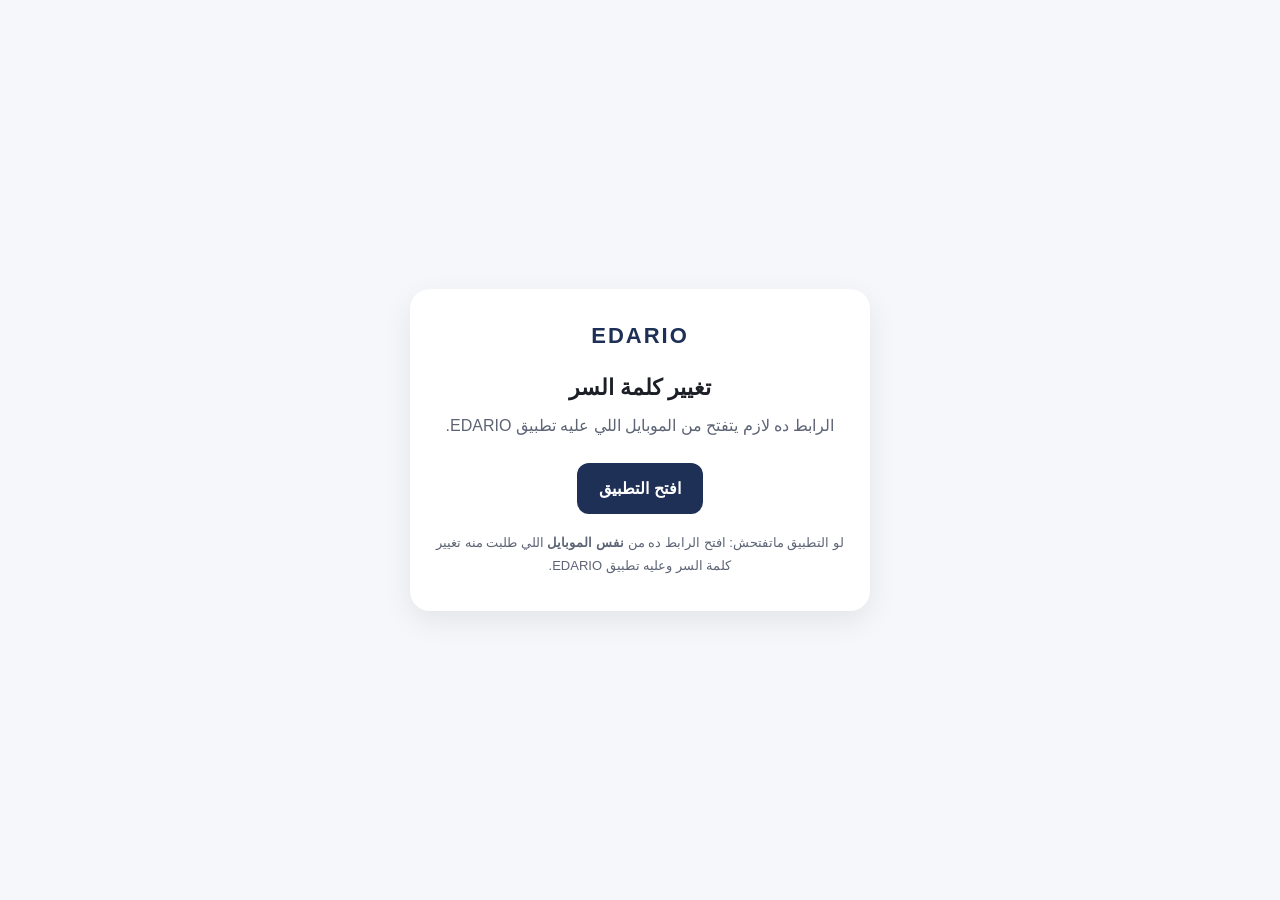
<file: reset-password.html>
<!doctype html>
<html lang="ar" dir="rtl">
<head>
  <meta charset="utf-8">
  <meta name="viewport" content="width=device-width, initial-scale=1">
  <meta name="robots" content="noindex">
  <title>تغيير كلمة السر — EDARIO</title>
  <link rel="stylesheet" href="links.css">
  <script src="config.js"></script>
</head>
<body>
  <main class="card">
    <div class="logo">EDARIO</div>
    <h1>تغيير كلمة السر</h1>
    <p id="msg">بنفتحلك التطبيق عشان تكتب كلمة السر الجديدة…</p>
    <a class="btn" id="open" href="#">افتح التطبيق</a>
    <p class="hint">لو التطبيق ماتفتحش: افتح الرابط ده من <b>نفس الموبايل</b> اللي طلبت منه تغيير كلمة السر وعليه تطبيق EDARIO.</p>
  </main>
  <script>
    // الرابط اللي جه في الإيميل بيوصل هنا ومعاه `code`. الكود ده مايتحوّلش
    // لجلسة غير على الموبايل اللي طلب التغيير — فبنسلّمه للتطبيق زي ما هو.
    var target = 'edario://reset-password/' + location.search + location.hash;
    document.getElementById('open').href = target;
    if (window.isMobile()) {
      window.openEdarioApp('reset-password');
    } else {
      document.getElementById('msg').textContent =
        'الرابط ده لازم يتفتح من الموبايل اللي عليه تطبيق EDARIO.';
    }
  </script>
</body>
</html>
</file>
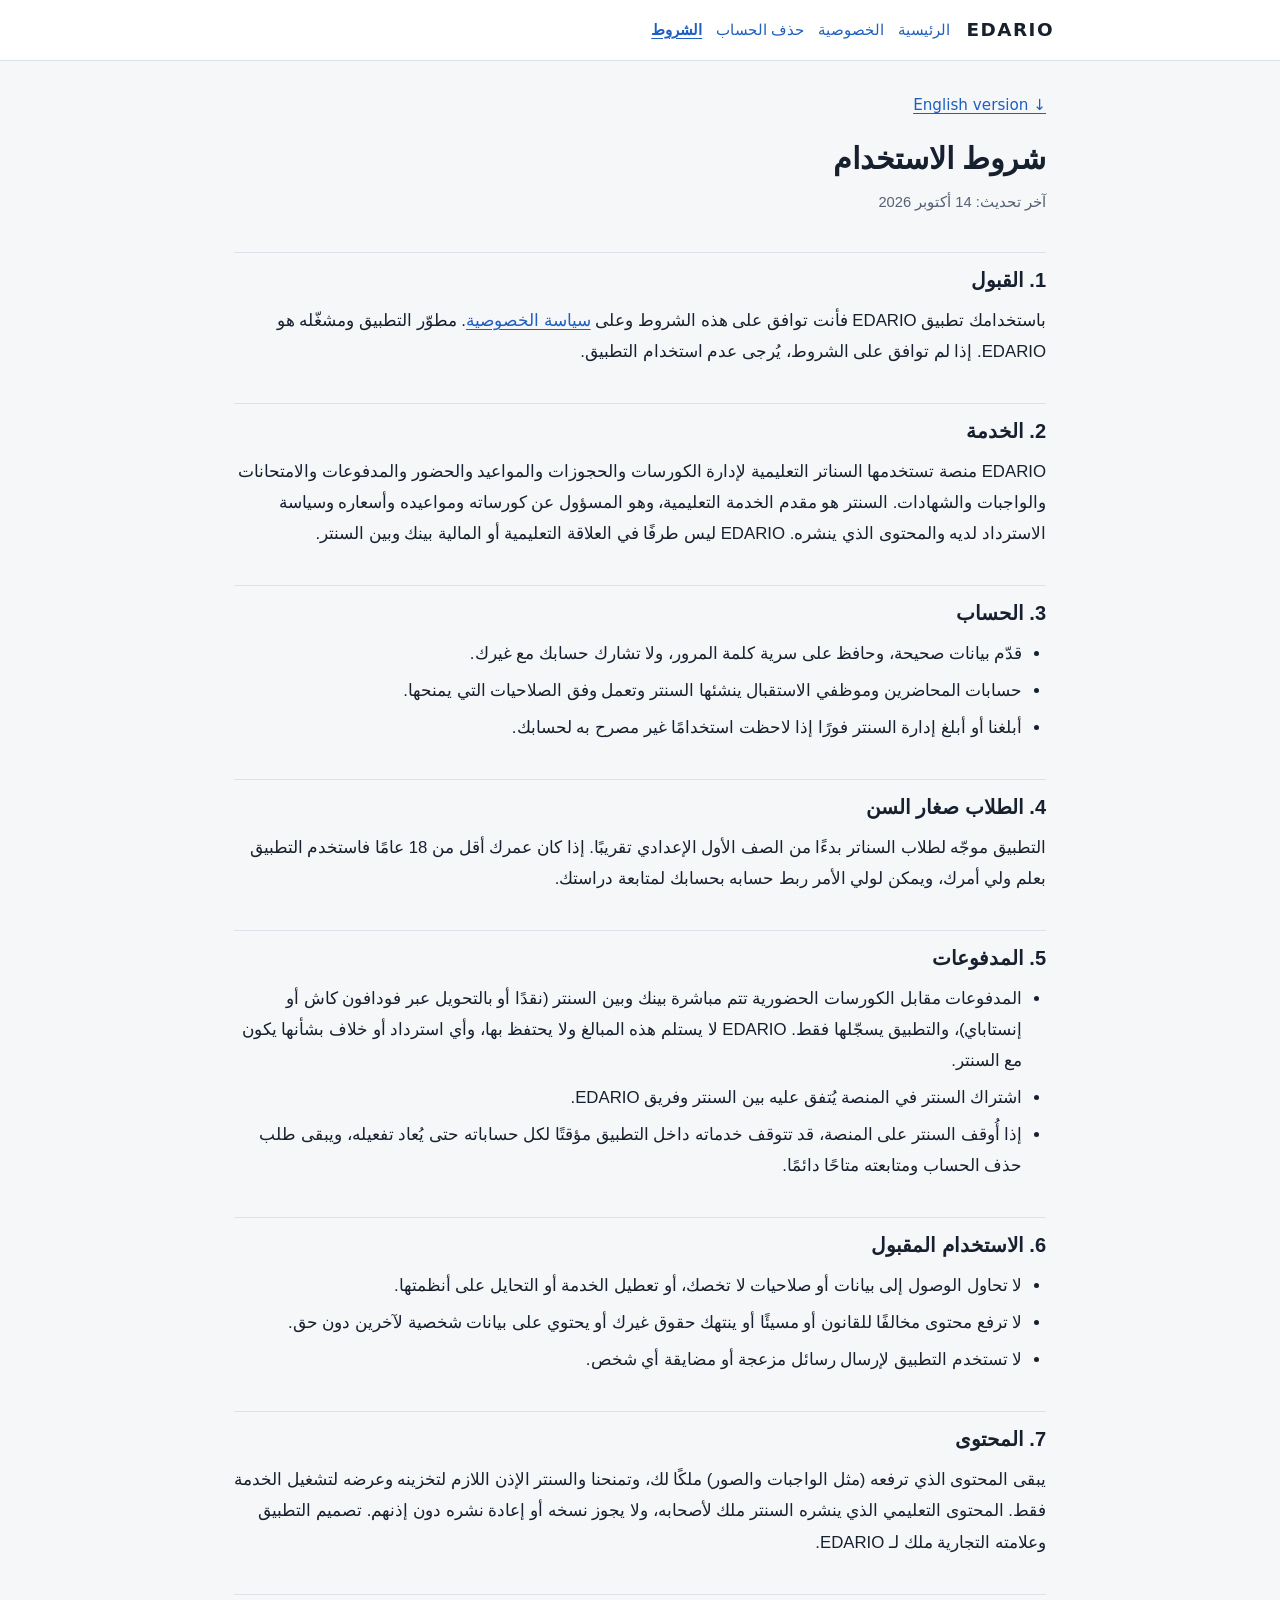
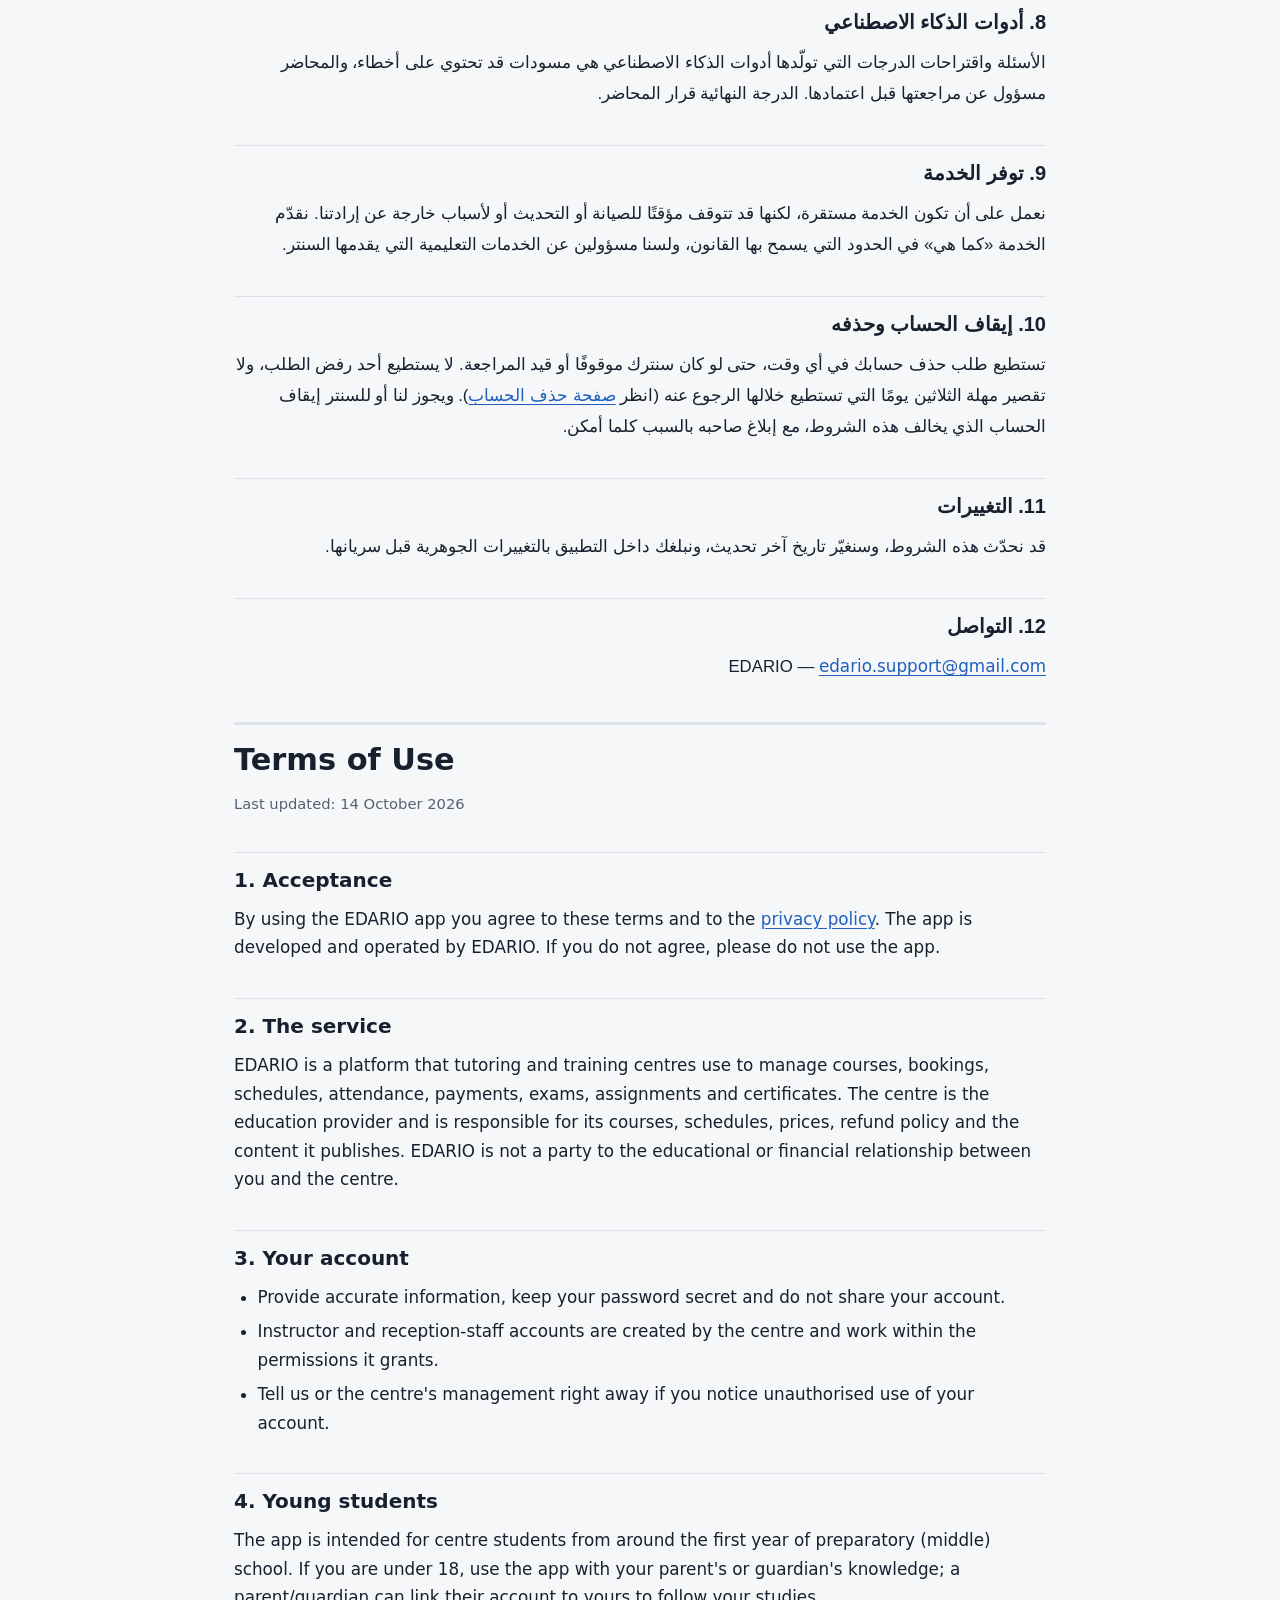
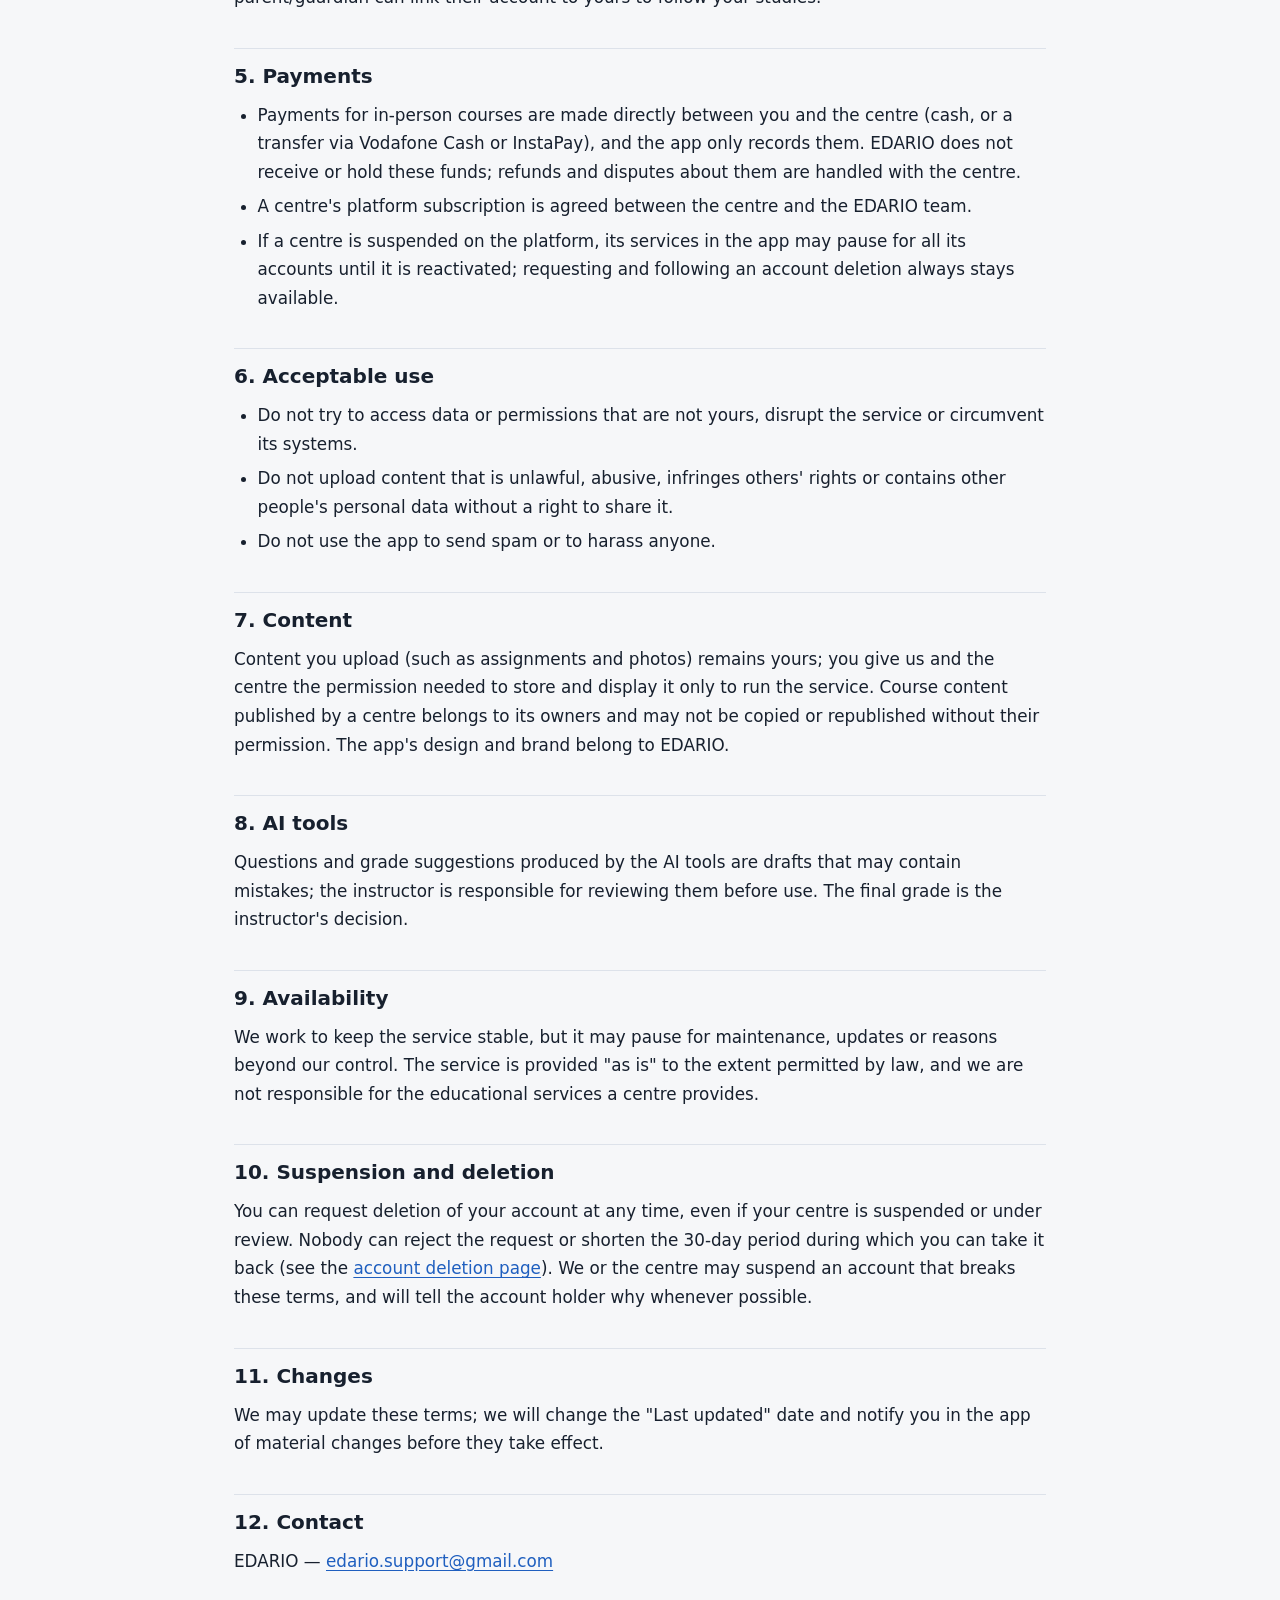
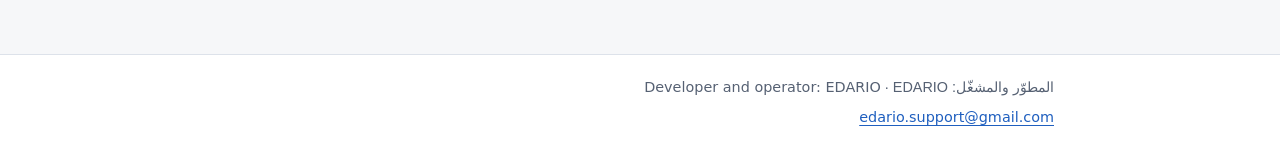
<file: terms.html>
<!doctype html>
<html lang="ar" dir="rtl">
<head>
  <meta charset="utf-8">
  <meta name="viewport" content="width=device-width, initial-scale=1">
  <title>شروط الاستخدام — EDARIO | Terms of Use</title>
  <meta name="description" content="شروط استخدام تطبيق EDARIO لإدارة السناتر التعليمية. EDARIO terms of use.">
  <meta name="color-scheme" content="light dark">
  <link rel="stylesheet" href="style.css">
</head>
<body>
  <header class="site-header">
    <div class="inner">
      <a class="brand" href="index.html" lang="en" dir="ltr">EDARIO</a>
      <nav class="site-nav" aria-label="الصفحات">
        <a href="index.html">الرئيسية</a>
        <a href="privacy.html">الخصوصية</a>
        <a href="delete-account.html">حذف الحساب</a>
        <a href="terms.html" aria-current="page">الشروط</a>
      </nav>
    </div>
  </header>

  <main>
    <a class="lang-switch" href="#en" lang="en" dir="ltr">English version ↓</a>

    <!-- ===================================================== العربية -->
    <h1>شروط الاستخدام</h1>
    <p class="meta">آخر تحديث: 14 أكتوبر 2026</p>

    <h2>1. القبول</h2>
    <p>
      باستخدامك تطبيق EDARIO فأنت توافق على هذه الشروط وعلى <a href="privacy.html">سياسة الخصوصية</a>.
      مطوّر التطبيق ومشغّله هو EDARIO. إذا لم توافق على الشروط، يُرجى عدم استخدام التطبيق.
    </p>

    <h2>2. الخدمة</h2>
    <p>
      EDARIO منصة تستخدمها السناتر التعليمية لإدارة الكورسات والحجوزات والمواعيد والحضور والمدفوعات والامتحانات والواجبات والشهادات.
      السنتر هو مقدم الخدمة التعليمية، وهو المسؤول عن كورساته ومواعيده وأسعاره وسياسة الاسترداد لديه والمحتوى الذي ينشره.
      EDARIO ليس طرفًا في العلاقة التعليمية أو المالية بينك وبين السنتر.
    </p>

    <h2>3. الحساب</h2>
    <ul>
      <li>قدّم بيانات صحيحة، وحافظ على سرية كلمة المرور، ولا تشارك حسابك مع غيرك.</li>
      <li>حسابات المحاضرين وموظفي الاستقبال ينشئها السنتر وتعمل وفق الصلاحيات التي يمنحها.</li>
      <li>أبلغنا أو أبلغ إدارة السنتر فورًا إذا لاحظت استخدامًا غير مصرح به لحسابك.</li>
    </ul>

    <h2>4. الطلاب صغار السن</h2>
    <p>
      التطبيق موجّه لطلاب السناتر بدءًا من الصف الأول الإعدادي تقريبًا. إذا كان عمرك أقل من 18 عامًا فاستخدم التطبيق بعلم ولي أمرك،
      ويمكن لولي الأمر ربط حسابه بحسابك لمتابعة دراستك.
    </p>

    <h2>5. المدفوعات</h2>
    <ul>
      <li>
        المدفوعات مقابل الكورسات الحضورية تتم مباشرة بينك وبين السنتر (نقدًا أو بالتحويل عبر فودافون كاش أو إنستاباي)،
        والتطبيق يسجّلها فقط. EDARIO لا يستلم هذه المبالغ ولا يحتفظ بها، وأي استرداد أو خلاف بشأنها يكون مع السنتر.
      </li>
      <li>اشتراك السنتر في المنصة يُتفق عليه بين السنتر وفريق EDARIO.</li>
      <li>إذا أُوقف السنتر على المنصة، قد تتوقف خدماته داخل التطبيق مؤقتًا لكل حساباته حتى يُعاد تفعيله، ويبقى طلب حذف الحساب ومتابعته متاحًا دائمًا.</li>
    </ul>

    <h2>6. الاستخدام المقبول</h2>
    <ul>
      <li>لا تحاول الوصول إلى بيانات أو صلاحيات لا تخصك، أو تعطيل الخدمة أو التحايل على أنظمتها.</li>
      <li>لا ترفع محتوى مخالفًا للقانون أو مسيئًا أو ينتهك حقوق غيرك أو يحتوي على بيانات شخصية لآخرين دون حق.</li>
      <li>لا تستخدم التطبيق لإرسال رسائل مزعجة أو مضايقة أي شخص.</li>
    </ul>

    <h2>7. المحتوى</h2>
    <p>
      يبقى المحتوى الذي ترفعه (مثل الواجبات والصور) ملكًا لك، وتمنحنا والسنتر الإذن اللازم لتخزينه وعرضه لتشغيل الخدمة فقط.
      المحتوى التعليمي الذي ينشره السنتر ملك لأصحابه، ولا يجوز نسخه أو إعادة نشره دون إذنهم.
      تصميم التطبيق وعلامته التجارية ملك لـ EDARIO.
    </p>

    <h2>8. أدوات الذكاء الاصطناعي</h2>
    <p>
      الأسئلة واقتراحات الدرجات التي تولّدها أدوات الذكاء الاصطناعي هي مسودات قد تحتوي على أخطاء،
      والمحاضر مسؤول عن مراجعتها قبل اعتمادها. الدرجة النهائية قرار المحاضر.
    </p>

    <h2>9. توفر الخدمة</h2>
    <p>
      نعمل على أن تكون الخدمة مستقرة، لكنها قد تتوقف مؤقتًا للصيانة أو التحديث أو لأسباب خارجة عن إرادتنا.
      نقدّم الخدمة «كما هي» في الحدود التي يسمح بها القانون، ولسنا مسؤولين عن الخدمات التعليمية التي يقدمها السنتر.
    </p>

    <h2>10. إيقاف الحساب وحذفه</h2>
    <p>
      تستطيع طلب حذف حسابك في أي وقت، حتى لو كان سنترك موقوفًا أو قيد المراجعة. لا يستطيع أحد رفض الطلب، ولا تقصير مهلة الثلاثين يومًا التي تستطيع خلالها الرجوع عنه
      (انظر <a href="delete-account.html">صفحة حذف الحساب</a>).
      ويجوز لنا أو للسنتر إيقاف الحساب الذي يخالف هذه الشروط، مع إبلاغ صاحبه بالسبب كلما أمكن.
    </p>

    <h2>11. التغييرات</h2>
    <p>قد نحدّث هذه الشروط، وسنغيّر تاريخ آخر تحديث، ونبلغك داخل التطبيق بالتغييرات الجوهرية قبل سريانها.</p>

    <h2>12. التواصل</h2>
    <p>EDARIO — <a class="email" href="mailto:edario.support@gmail.com">edario.support@gmail.com</a></p>

    <!-- ===================================================== English -->
    <section id="en" class="lang-section" lang="en" dir="ltr">
      <h1>Terms of Use</h1>
      <p class="meta">Last updated: 14 October 2026</p>

      <h2>1. Acceptance</h2>
      <p>
        By using the EDARIO app you agree to these terms and to the <a href="privacy.html#en">privacy policy</a>.
        The app is developed and operated by EDARIO. If you do not agree, please do not use the app.
      </p>

      <h2>2. The service</h2>
      <p>
        EDARIO is a platform that tutoring and training centres use to manage courses, bookings, schedules, attendance, payments, exams,
        assignments and certificates. The centre is the education provider and is responsible for its courses, schedules, prices, refund
        policy and the content it publishes. EDARIO is not a party to the educational or financial relationship between you and the centre.
      </p>

      <h2>3. Your account</h2>
      <ul>
        <li>Provide accurate information, keep your password secret and do not share your account.</li>
        <li>Instructor and reception-staff accounts are created by the centre and work within the permissions it grants.</li>
        <li>Tell us or the centre's management right away if you notice unauthorised use of your account.</li>
      </ul>

      <h2>4. Young students</h2>
      <p>
        The app is intended for centre students from around the first year of preparatory (middle) school. If you are under 18, use the app
        with your parent's or guardian's knowledge; a parent/guardian can link their account to yours to follow your studies.
      </p>

      <h2>5. Payments</h2>
      <ul>
        <li>
          Payments for in-person courses are made directly between you and the centre (cash, or a transfer via Vodafone Cash or InstaPay),
          and the app only records them. EDARIO does not receive or hold these funds; refunds and disputes about them are handled with the centre.
        </li>
        <li>A centre's platform subscription is agreed between the centre and the EDARIO team.</li>
        <li>If a centre is suspended on the platform, its services in the app may pause for all its accounts until it is reactivated; requesting and following an account deletion always stays available.</li>
      </ul>

      <h2>6. Acceptable use</h2>
      <ul>
        <li>Do not try to access data or permissions that are not yours, disrupt the service or circumvent its systems.</li>
        <li>Do not upload content that is unlawful, abusive, infringes others' rights or contains other people's personal data without a right to share it.</li>
        <li>Do not use the app to send spam or to harass anyone.</li>
      </ul>

      <h2>7. Content</h2>
      <p>
        Content you upload (such as assignments and photos) remains yours; you give us and the centre the permission needed to store and display it
        only to run the service. Course content published by a centre belongs to its owners and may not be copied or republished without their
        permission. The app's design and brand belong to EDARIO.
      </p>

      <h2>8. AI tools</h2>
      <p>
        Questions and grade suggestions produced by the AI tools are drafts that may contain mistakes; the instructor is responsible for reviewing
        them before use. The final grade is the instructor's decision.
      </p>

      <h2>9. Availability</h2>
      <p>
        We work to keep the service stable, but it may pause for maintenance, updates or reasons beyond our control.
        The service is provided "as is" to the extent permitted by law, and we are not responsible for the educational services a centre provides.
      </p>

      <h2>10. Suspension and deletion</h2>
      <p>
        You can request deletion of your account at any time, even if your centre is suspended or under review. Nobody can reject the request or shorten
        the 30-day period during which you can take it back (see the <a href="delete-account.html#en">account deletion page</a>).
        We or the centre may suspend an account that breaks these terms, and will tell the account holder why whenever possible.
      </p>

      <h2>11. Changes</h2>
      <p>We may update these terms; we will change the "Last updated" date and notify you in the app of material changes before they take effect.</p>

      <h2>12. Contact</h2>
      <p>EDARIO — <a href="mailto:edario.support@gmail.com">edario.support@gmail.com</a></p>
    </section>
  </main>

  <footer class="site-footer">
    <div class="inner">
      <p>المطوّر والمشغّل: EDARIO · <span lang="en" dir="ltr">Developer and operator: EDARIO</span></p>
      <p><a class="email" href="mailto:edario.support@gmail.com">edario.support@gmail.com</a></p>
    </div>
  </footer>
</body>
</html>
</file>
<file: style.css>
/* EDARIO — legal pages
   Mobile-first, no external fonts or scripts. Light/dark follows the OS. */

:root {
  --bg: #f6f7f9;
  --surface: #ffffff;
  --surface-2: #eef1f5;
  --text: #17202e;
  --muted: #566173;
  --border: #dde2ea;
  --accent: #1e3055;
  --accent-text: #ffffff;
  --link: #1f5fbf;
  --warn-bg: #fff6e5;
  --warn-border: #f0c873;
  --ok-bg: #eaf6ee;
  --ok-border: #9fd3ae;
  --radius: 14px;
  --font-ar: "Segoe UI", "Noto Naskh Arabic", "Noto Sans Arabic", Tahoma, "Geeza Pro", "Arial", sans-serif;
  --font-en: system-ui, -apple-system, "Segoe UI", Roboto, "Helvetica Neue", Arial, sans-serif;
  color-scheme: light dark;
}

@media (prefers-color-scheme: dark) {
  :root {
    --bg: #0f141c;
    --surface: #171e29;
    --surface-2: #1e2734;
    --text: #e8edf4;
    --muted: #a3aebf;
    --border: #2a3444;
    --accent: #8fb1ff;
    --accent-text: #0f141c;
    --link: #8fb1ff;
    --warn-bg: #2b2414;
    --warn-border: #7a6224;
    --ok-bg: #14261b;
    --ok-border: #2f6a42;
  }
}

*,
*::before,
*::after {
  box-sizing: border-box;
}

html {
  -webkit-text-size-adjust: 100%;
  text-size-adjust: 100%;
}

body {
  margin: 0;
  background: var(--bg);
  color: var(--text);
  font-family: var(--font-ar);
  font-size: 1rem;
  line-height: 1.85;
  overflow-wrap: break-word;
}

[lang="en"] {
  font-family: var(--font-en);
  line-height: 1.7;
}

a {
  color: var(--link);
  text-underline-offset: 3px;
}

a:focus-visible {
  outline: 3px solid var(--link);
  outline-offset: 2px;
  border-radius: 4px;
}

/* ---------- header ---------- */

.site-header {
  background: var(--surface);
  border-bottom: 1px solid var(--border);
}

.site-header .inner {
  max-width: 860px;
  margin: 0 auto;
  padding: 12px 16px;
  display: flex;
  flex-wrap: wrap;
  align-items: center;
  gap: 8px 16px;
}

.brand {
  font-family: var(--font-en);
  font-weight: 800;
  letter-spacing: 0.08em;
  font-size: 1.15rem;
  color: var(--text);
  text-decoration: none;
}

.site-nav {
  display: flex;
  flex-wrap: wrap;
  gap: 4px 14px;
  font-size: 0.95rem;
}

.site-nav a {
  text-decoration: none;
  padding: 4px 0;
}

.site-nav a[aria-current="page"] {
  font-weight: 700;
  text-decoration: underline;
}

/* ---------- layout ---------- */

main {
  max-width: 860px;
  margin: 0 auto;
  padding: 20px 16px 48px;
}

.lang-switch {
  display: inline-block;
  margin-bottom: 12px;
  font-size: 0.95rem;
}

h1 {
  font-size: 1.6rem;
  line-height: 1.4;
  margin: 0.2em 0 0.3em;
}

h2 {
  font-size: 1.25rem;
  line-height: 1.5;
  margin: 1.8em 0 0.5em;
  padding-top: 0.6em;
  border-top: 1px solid var(--border);
}

h3 {
  font-size: 1.05rem;
  margin: 1.3em 0 0.4em;
}

p,
ul,
ol {
  margin: 0 0 0.9em;
}

ul,
ol {
  padding-inline-start: 1.4em;
}

li {
  margin-bottom: 0.35em;
}

.meta {
  color: var(--muted);
  font-size: 0.92rem;
}

.lead {
  font-size: 1.05rem;
}

.card {
  background: var(--surface);
  border: 1px solid var(--border);
  border-radius: var(--radius);
  padding: 16px;
  margin: 0 0 14px;
}

.card > :last-child {
  margin-bottom: 0;
}

.note {
  background: var(--warn-bg);
  border: 1px solid var(--warn-border);
  border-radius: var(--radius);
  padding: 12px 14px;
  margin: 0 0 14px;
}

.ok {
  background: var(--ok-bg);
  border: 1px solid var(--ok-border);
  border-radius: var(--radius);
  padding: 12px 14px;
  margin: 0 0 14px;
}

.note > :last-child,
.ok > :last-child {
  margin-bottom: 0;
}

.toc {
  background: var(--surface-2);
  border-radius: var(--radius);
  padding: 12px 16px;
  margin: 0 0 18px;
  font-size: 0.95rem;
}

.toc ol {
  margin: 0;
}

.steps li {
  margin-bottom: 0.6em;
}

.ui {
  background: var(--surface-2);
  border: 1px solid var(--border);
  border-radius: 6px;
  padding: 0 6px;
  white-space: nowrap;
}

.email {
  font-family: var(--font-en);
  direction: ltr;
  unicode-bidi: embed;
}

.cta {
  display: inline-block;
  background: var(--accent);
  color: var(--accent-text);
  text-decoration: none;
  font-weight: 700;
  border-radius: 10px;
  padding: 10px 16px;
  margin: 4px 0;
}

.grid {
  display: grid;
  grid-template-columns: 1fr;
  gap: 12px;
  margin: 0 0 18px;
}

.grid .card {
  margin: 0;
}

.grid .card h2,
.grid .card h3 {
  margin-top: 0;
  border-top: 0;
  padding-top: 0;
}

/* Tables become stacked blocks on phones (no horizontal page scroll). */
.table-wrap {
  overflow-x: auto;
  margin: 0 0 14px;
}

table {
  width: 100%;
  border-collapse: collapse;
  font-size: 0.95rem;
  background: var(--surface);
}

th,
td {
  border: 1px solid var(--border);
  padding: 8px 10px;
  vertical-align: top;
  text-align: start;
}

th {
  background: var(--surface-2);
}

/* ---------- English half ---------- */

.lang-section {
  margin-top: 40px;
  padding-top: 8px;
  border-top: 3px solid var(--border);
}

/* ---------- footer ---------- */

.site-footer {
  border-top: 1px solid var(--border);
  background: var(--surface);
  color: var(--muted);
  font-size: 0.9rem;
}

.site-footer .inner {
  max-width: 860px;
  margin: 0 auto;
  padding: 16px;
}

.site-footer p {
  margin: 0.2em 0;
}

@media (min-width: 640px) {
  body {
    font-size: 1.05rem;
  }

  h1 {
    font-size: 1.9rem;
  }

  main {
    padding: 28px 24px 64px;
  }

  .grid {
    grid-template-columns: repeat(3, 1fr);
  }
}

@media print {
  .site-header,
  .site-footer,
  .lang-switch {
    display: none;
  }

  body {
    background: #ffffff;
    color: #000000;
  }
}
</file>
<file: links.css>
:root {
  --brand: #1e3055;
  --brand-soft: #e8edf6;
  --ok: #1b7a4a;
  --bad: #b3261e;
  --text: #1c1f26;
  --muted: #5d6475;
  --bg: #f6f7fb;
  --card: #ffffff;
}
@media (prefers-color-scheme: dark) {
  :root {
    --brand-soft: #1f2a3f;
    --text: #eef1f7;
    --muted: #a7afc2;
    --bg: #11151d;
    --card: #1a2030;
  }
}
* { box-sizing: border-box; }
body {
  margin: 0;
  min-height: 100vh;
  display: flex;
  align-items: center;
  justify-content: center;
  padding: 24px 16px;
  background: var(--bg);
  color: var(--text);
  font-family: "Cairo", "Segoe UI", Tahoma, sans-serif;
  line-height: 1.7;
}
.card {
  width: 100%;
  max-width: 460px;
  background: var(--card);
  border-radius: 20px;
  padding: 28px 22px;
  box-shadow: 0 10px 30px rgba(0, 0, 0, 0.08);
  text-align: center;
}
.logo { font-weight: 800; letter-spacing: 2px; color: var(--brand); font-size: 22px; }
@media (prefers-color-scheme: dark) { .logo { color: #9fb6e6; } }
h1 { font-size: 22px; margin: 14px 0 6px; }
p { color: var(--muted); margin: 6px 0; }
.btn {
  display: inline-block;
  margin-top: 18px;
  padding: 12px 22px;
  border-radius: 12px;
  background: var(--brand);
  color: #fff;
  text-decoration: none;
  font-weight: 700;
  border: 0;
  font-size: 16px;
  cursor: pointer;
}
.badge { display: inline-block; padding: 4px 12px; border-radius: 99px; font-weight: 700; margin: 10px 0; }
.badge.ok { background: rgba(27, 122, 74, 0.12); color: var(--ok); }
.badge.bad { background: rgba(179, 38, 30, 0.12); color: var(--bad); }
dl { text-align: right; margin: 16px 0 0; }
dt { color: var(--muted); font-size: 13px; margin-top: 10px; }
dd { margin: 0; font-weight: 700; }
.hint { margin-top: 18px; font-size: 13px; }
</file>
